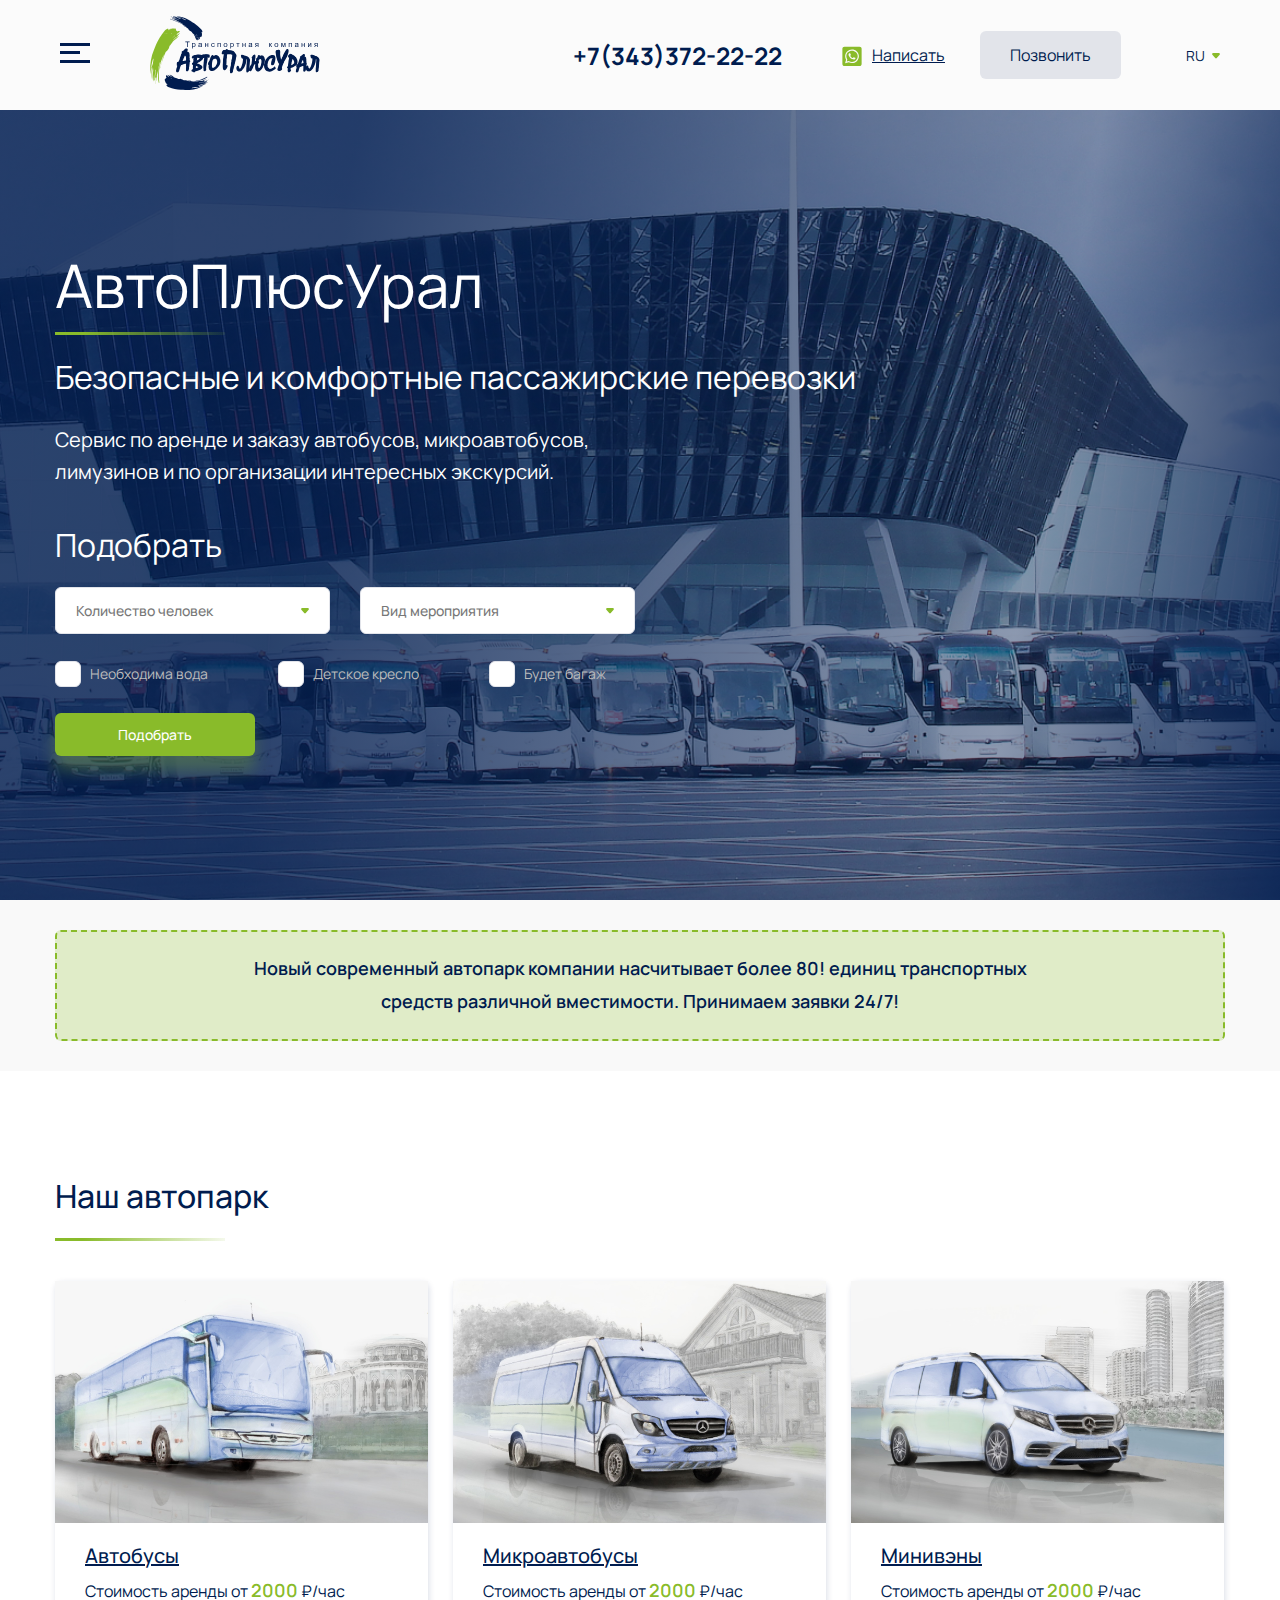
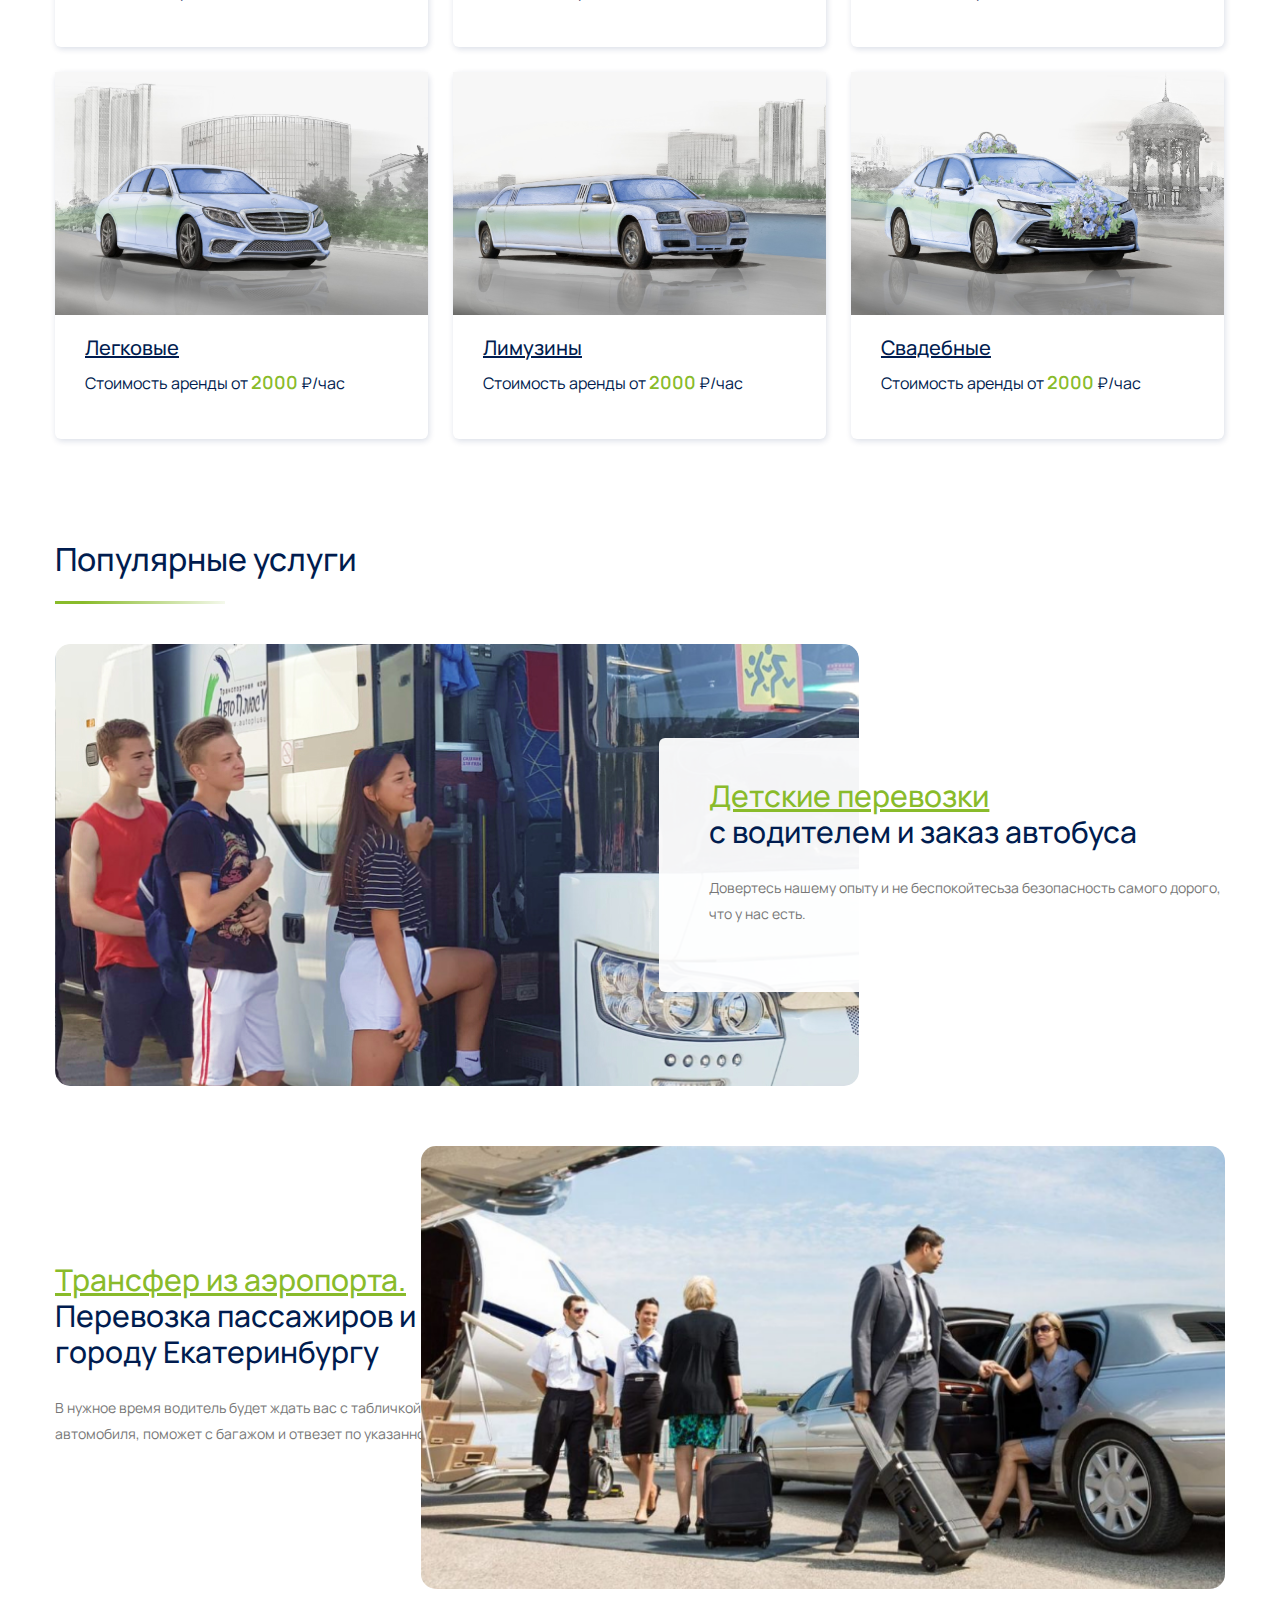
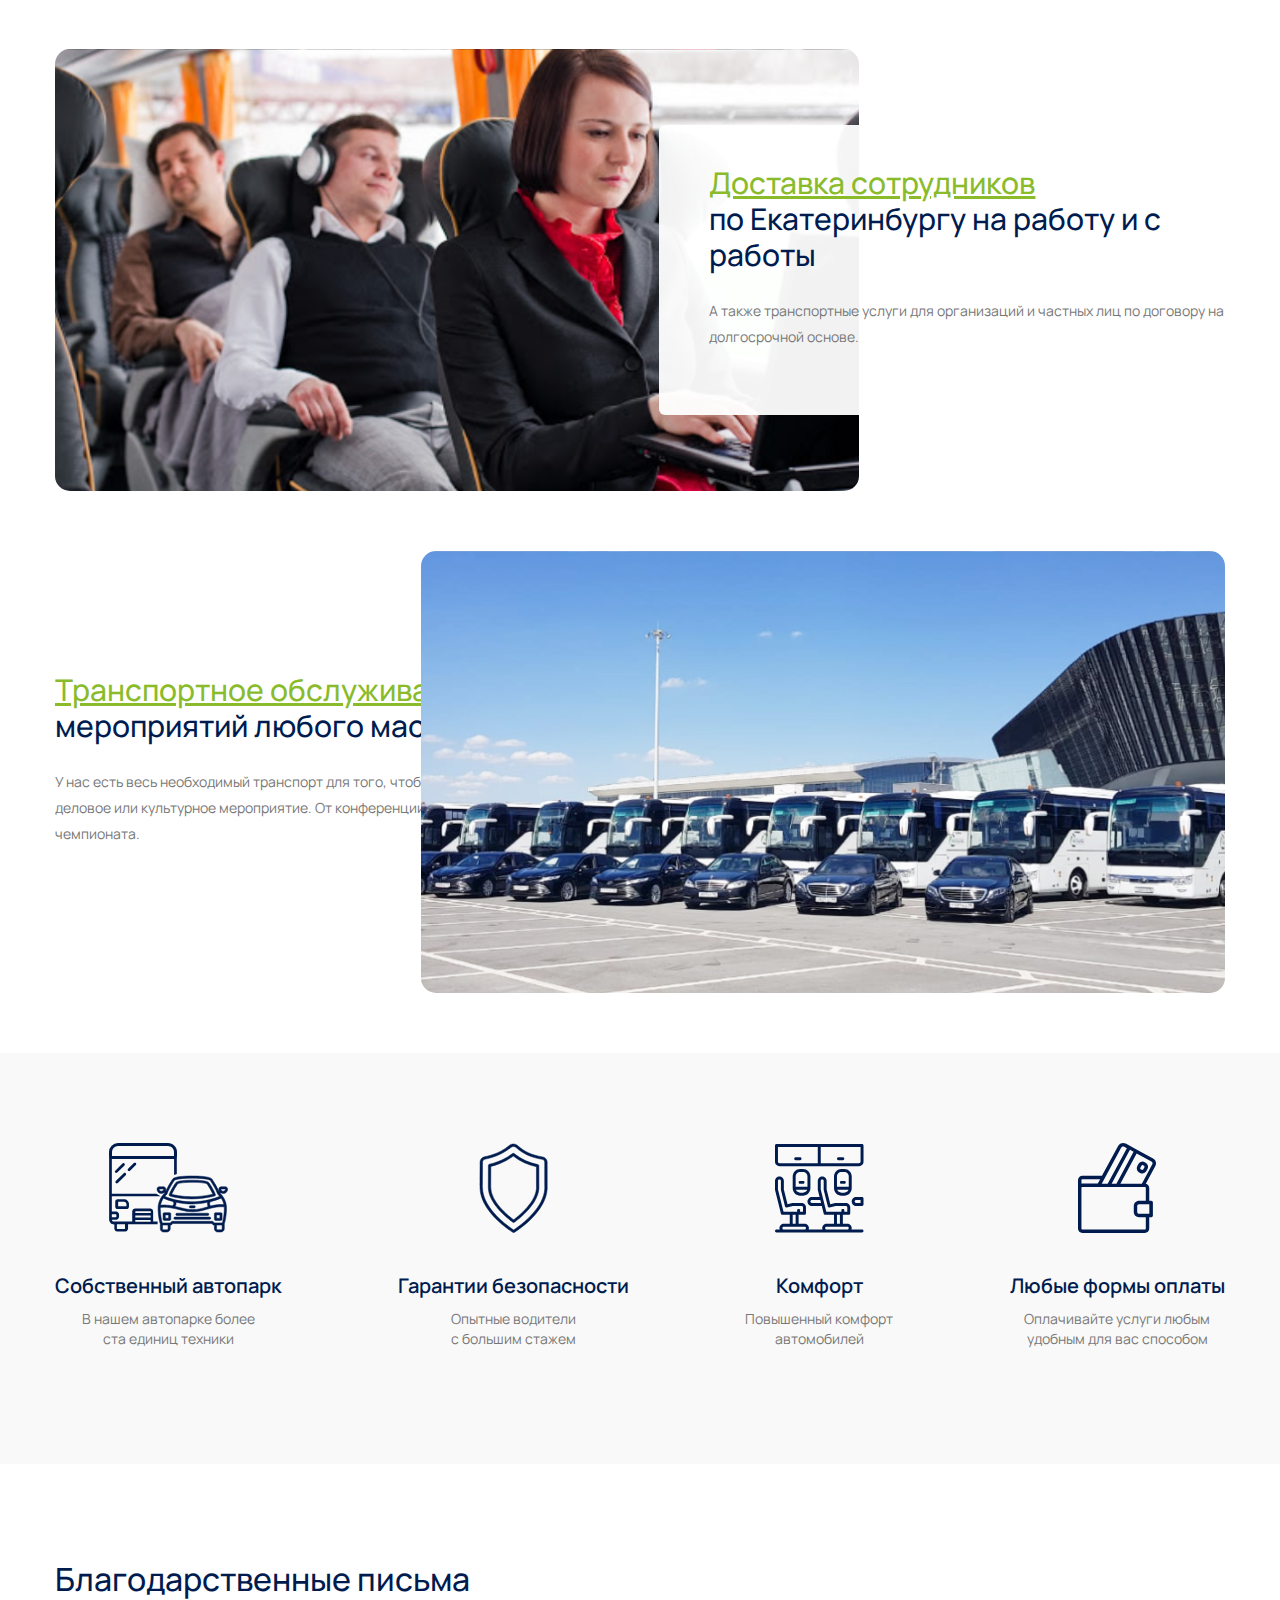
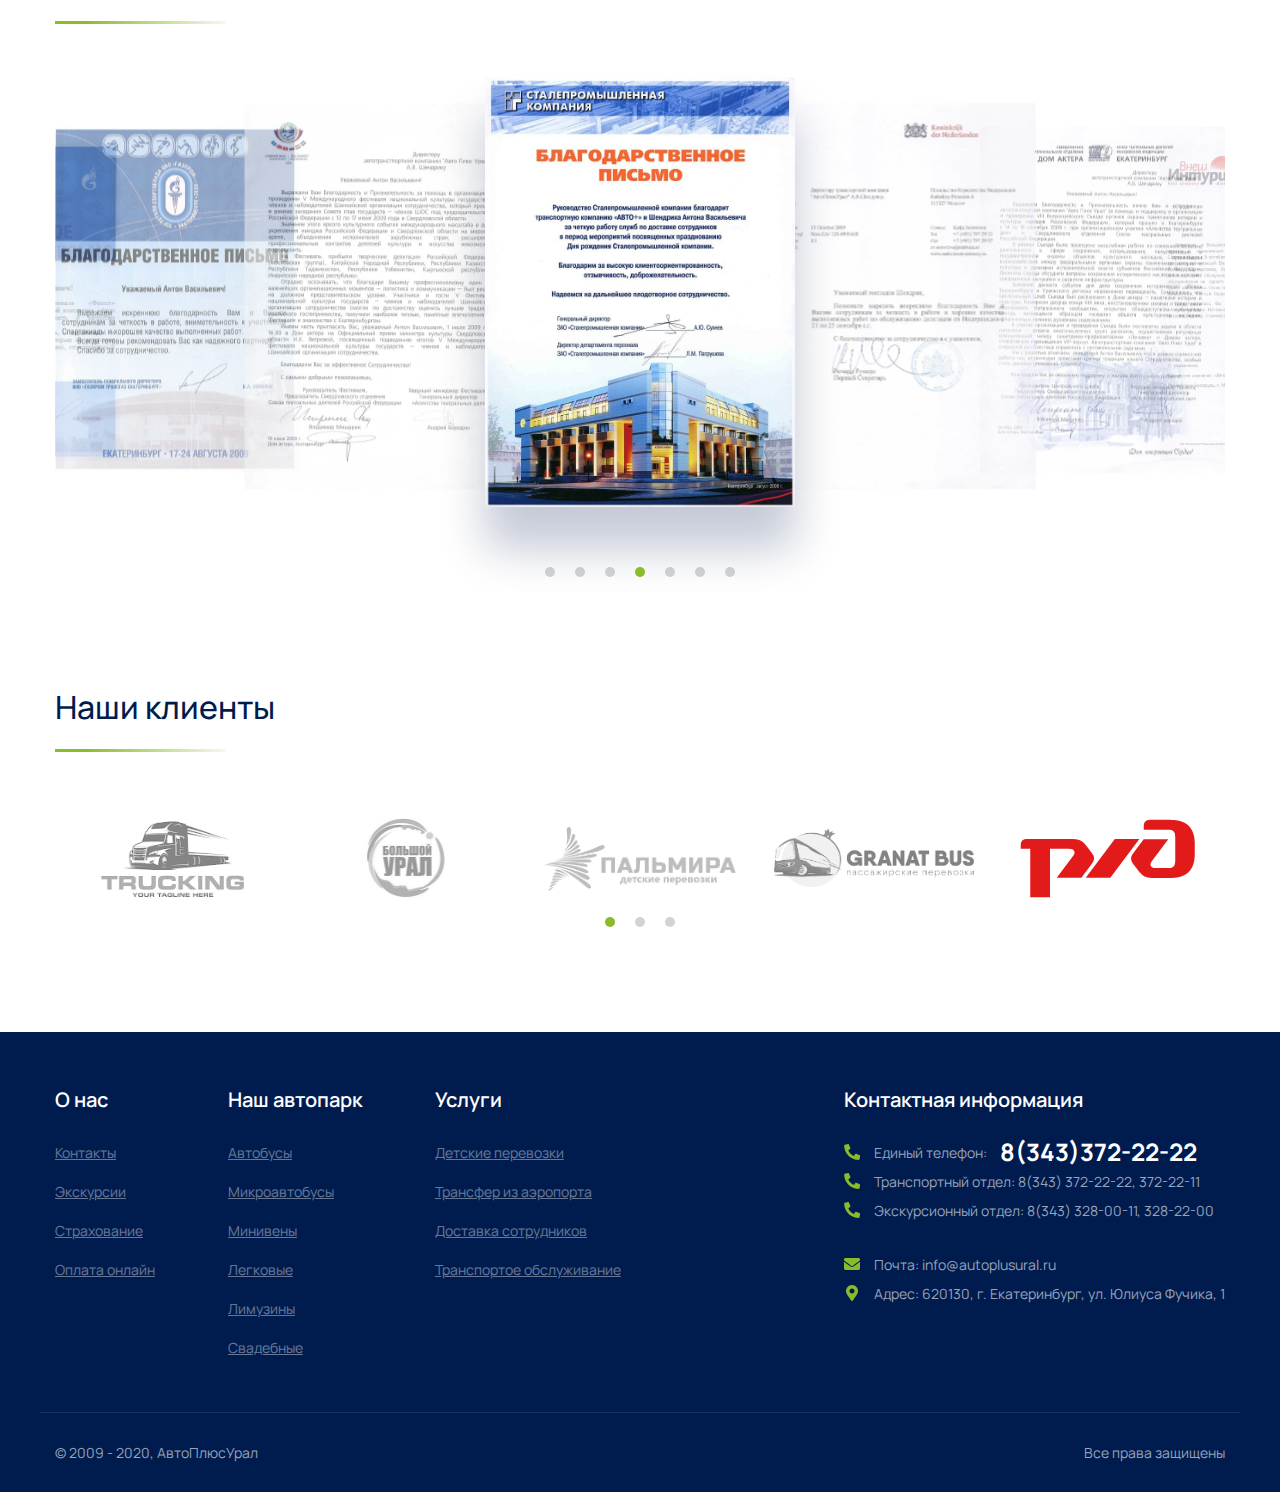
<file: index.html>
<!DOCTYPE html>
<html lang="en">
<head>
  <meta charset="UTF-8">
  <link rel="stylesheet" href="css/swiper-bundle.min.css">
  <link rel="stylesheet" href="css/jquery.fancybox.min.css">
  <link rel="stylesheet" href="css/style.css">
  <link rel="stylesheet" href="css/responsive.css">
  <meta name="viewport" content="width=device-width">
  <meta http-equiv="X-UA-Compatible" content="IE=edge">
  <title>Главная</title>
</head>

<body>
<header>
  <div class="header_cnt">
    <div class="header_cnt_side">
      <div class="burger_btn">
        <span class="burger-menu-piece"></span>
        <span class="burger-menu-piece"></span>
        <span class="burger-menu-piece"></span>
      </div>

      <a class="logo" href="/">
        <img src="img/logo.svg" alt="АвтоПлюсУрал">
      </a>

      <nav class="header_main_nav">
        <a href="">Аренда транспорта</a>
        <a href="">Экскурсии</a>
        <a href="">Автобусные туры</a>
        <a href="">О компании</a>
        <a href="">Контакты</a>
      </nav>
    </div>

    <div class="header_cnt_side">
      <a class="header_phone" href="tel:+7(343)372-22-22">+7(343)372-22-22</a>

      <a href="/" class="header_wa open_form">Написать</a>

      <a href="#callback" class="header_callback open_modal">Позвонить</a>

      <div class="language_button">
        <div class="curr_lang">RU</div>
        <div class="lang_list">
          <a href="/" class="lang_option">RU</a>
          <a href="/" class="lang_option">EN</a>
          <a href="/" class="lang_option">СHN</a>
        </div>
      </div>
    </div>
  </div>


  <div class="dropdown_menu">

    <div class="header_cnt">
      <div class="dd_menu_cnt">
        <nav class="dd_menu_nav">
          <a href="/">Наш автопарк</a>
          <div class="dd_menu_subnav">
            <a href="/">Автобусы</a>
            <a href="/">Микроавтобусы</a>
            <a href="/">Минивены</a>
            <a href="/">Легковые</a>
            <a href="/">Лимузины</a>
            <a href="/">Свадебные</a>
          </div>
          <a href="/">Экскурсии</a>
          <a href="/">Автобусные туры</a>
          <a href="/">Акции</a>
          <a href="/">О компании</a>
        </nav>
      </div>

      <div class="dd_menu_cnt">
        <div class="hc_addr_wrap">
          <div class="hc_addr">г. Екатеринбург, ул. Юлиуса Фучика, 1</div>
          <p>(Отдельный вход со стороны ул. Юлиуса Фучика, под вывеской «АвтоПлюсУрал») Рады вас слышать 24/7</p>
        </div>

        <div class="hc_tel_wrap">
          <p>Транспортный <strong>отдел</strong></p>
          <div class="hc_tel"><a href="tel:+73433722211">+7 (343) 372-22-11, </a><a href="tel:+73433722211">372-22-11</a></div>
        </div>

        <div class="hc_tel_wrap">
          <p>Экскурсионный <strong>отдел</strong></p>
          <div class="hc_tel"><a href="tel:+73433722211">+7 (343) 372-22-22, </a><a href="tel:+73433282200">328-22-00</a></div>
        </div>

        <a href="/" class="hc_mail">info@autoplusural.ru</a>

        <a href="/" class="header_wa open_form">Пишите нам</a>

        <a href="/" class="hc_file">Скачать реквизиты</a>
      </div>
    </div>
  </div>
</header>


<section class="main_page_hero hero_section" style="background-image: url(img/mainpage_hero.jpg);">
  <div class="center_cnt">
    <div class="hero_title">АвтоПлюсУрал</div>
    <div class="hero_subtitle">Безопасные и комфортные пассажирские перевозки</div>
    <div class="hero_desc">Сервис по аренде и заказу автобусов, микроавтобусов, лимузинов и по организации интересных экскурсий.</div>

    <div class="mp_hero_filter">
      <div class="mp_hero_filter_title">Подобрать</div>

      <form action="formdata" method="post" name="form1">

        <div class="mp_hero_filter_select">
          <div class="custom_select">
            <div class="cs_current_option">Количество человек</div>
            <div class="cs_options_list">
              <div class="cs_option">до 5</div>
              <div class="cs_option">до 10</div>
              <div class="cs_option">до 15</div>
              <div class="cs_option">до 30</div>
              <div class="cs_option">до 50</div>
            </div>
          </div>

          <div class="custom_select">
            <div class="cs_current_option">Вид мероприятия</div>
            <div class="cs_options_list">
              <div class="cs_option">Детская перевозки</div>
              <div class="cs_option">Развоз сотрудников</div>
              <div class="cs_option">Свадьба</div>
            </div>
          </div>
        </div>

        <div class="mp_hero_filter_select">
          <div class="form_element">
            <input type="checkbox" class="custom-checkbox" id="mphf1">
            <label for="mphf1">Необходима вода</label>
          </div>

          <div class="form_element">
            <input type="checkbox" class="custom-checkbox" id="mphf2">
            <label for="mphf2">Детское кресло</label>
          </div>

          <div class="form_element">
            <input type="checkbox" class="custom-checkbox" id="mphf3">
            <label for="mphf3">Будет багаж</label>
          </div>
        </div>

        <input class="btn_green mp_hero_filter_submit" type="submit" value="Подобрать">
      </form>
    </div>
  </div>
</section>

<section class="main_page_note">
  <div class="center_cnt">
    <div class="mp_note_container">
      <p>Новый современный автопарк компании насчитывает более 80! единиц транспортных средств различной вместимости. Принимаем заявки 24/7!</p>
    </div>
  </div>
</section>

<section class="main_page_park">
  <div class="center_cnt">
    <h2>Наш автопарк</h2>

    <div class="mp_park_list">
      <div class="mp_park_list_item">
        <a href="/"><div class="mpl_item_img" style="background-image: url(img/mp1_bus.jpeg);"></div></a>
        <div class="mpl_item_cnt">
          <a href="/" class="mpl_item_title">Автобусы</a>
          <p>Стоимость аренды от <span>2000</span> ₽/час</p>
        </div>
      </div>

      <div class="mp_park_list_item">
        <a href="/"><div class="mpl_item_img" style="background-image: url(img/mpl_minibus.jpeg);"></div></a>
        <div class="mpl_item_cnt">
          <a href="/" class="mpl_item_title">Микроавтобусы</a>
          <p>Стоимость аренды от <span>2000</span> ₽/час</p>
        </div>
      </div>

      <div class="mp_park_list_item">
        <a href="/"><div class="mpl_item_img" style="background-image: url(img/mpl_miniwan.jpeg);"></div></a>
        <div class="mpl_item_cnt">
          <a href="/" class="mpl_item_title">Минивэны</a>
          <p>Стоимость аренды от <span>2000</span> ₽/час</p>
        </div>
      </div>

      <div class="mp_park_list_item">
        <a href="/"><div class="mpl_item_img" style="background-image: url(img/mp1_lux.jpeg);"></div></a>
        <div class="mpl_item_cnt">
          <a href="/" class="mpl_item_title">Легковые</a>
          <p>Стоимость аренды от <span>2000</span> ₽/час</p>
        </div>
      </div>

      <div class="mp_park_list_item">
        <a href="/"><div class="mpl_item_img" style="background-image: url(img/mpl_limusin.jpeg);"></div></a>
        <div class="mpl_item_cnt">
          <a href="/" class="mpl_item_title">Лимузины</a>
          <p>Стоимость аренды от <span>2000</span> ₽/час</p>
        </div>
      </div>

      <div class="mp_park_list_item">
        <a href="/"><div class="mpl_item_img" style="background-image: url(img/mpl_wed.jpeg);"></div></a>
        <div class="mpl_item_cnt">
          <a href="/" class="mpl_item_title">Свадебные</a>
          <p>Стоимость аренды от <span>2000</span> ₽/час</p>
        </div>
      </div>
    </div>
  </div>
</section>


<section class="main_page_services">
  <div class="center_cnt">
    <h2>Популярные услуги</h2>

    <div class="mp_services_list">
      <div class="mps_list_item">
        <div class="mps_list_item_img" style="background-image: url(img/ms1.jpg);"></div>

        <div class="mps_list_item_cnt">
          <div class="mps_list_item_title">
            <a href="/">Детские перевозки</a>
            с водителем и заказ автобуса
          </div>

          <p>Довертесь нашему опыту и не беспокойтесьза безопасность самого дорого, что у нас есть.</p>
        </div>
      </div>

      <div class="mps_list_item">
        <div class="mps_list_item_img" style="background-image: url(img/ms3.png);"></div>

        <div class="mps_list_item_cnt">
          <div class="mps_list_item_title">
            <a href="/">Трансфер из аэропорта.</a>
            Перевозка пассажиров и багажа по городу Екатеринбургу
          </div>

          <p>В нужное время водитель будет ждать вас с табличкой. Проводит до автомобиля, поможет с багажом и отвезет по указанному вами адресу.</p>
        </div>
      </div>

      <div class="mps_list_item">
        <div class="mps_list_item_img" style="background-image: url(img/ms4.png);"></div>

        <div class="mps_list_item_cnt">
          <div class="mps_list_item_title">
            <a href="/">Доставка сотрудников</a>
            по Екатеринбургу на работу и с работы
          </div>

          <p>А также транспортные услуги для организаций и частных лиц по договору на долгосрочной основе.</p>
        </div>
      </div>

      <div class="mps_list_item">
        <div class="mps_list_item_img" style="background-image: url(img/ms2.jpg);"></div>

        <div class="mps_list_item_cnt">
          <div class="mps_list_item_title">
            <a href="/">Транспортное обслуживание</a>
            мероприятий любого масштаба
          </div>

          <p>У нас есть весь необходимый транспорт для того, чтобы обслужить любое деловое или культурное мероприятие. От конференции до футбольного чемпионата.</p>
        </div>
      </div>
    </div>
  </div>
</section>

<section class="main_page_features">
  <div class="center_cnt">
    <div class="mp_feature">
      <img src="img/mpf1.svg" alt="">
      <div class="mp_featuer_cnt">
        <div class="mp_feature_title">Собственный автопарк</div>
        <p>В нашем автопарке более<br> ста единиц техники</p>
      </div>
    </div>

    <div class="mp_feature">
      <img src="img/mpf2.svg" alt="">
      <div class="mp_featuer_cnt">
        <div class="mp_feature_title">Гарантии безопасности</div>
        <p>Опытные водители<br>с большим стажем</p>
      </div>
    </div>

    <div class="mp_feature">
      <img src="img/mpf3.svg" alt="">
      <div class="mp_featuer_cnt">
        <div class="mp_feature_title">Комфорт</div>
        <p>Повышенный комфорт<br> автомобилей</p>
      </div>
    </div>

    <div class="mp_feature">
      <img src="img/mpf4.svg" alt="">
      <div class="mp_featuer_cnt">
        <div class="mp_feature_title">Любые формы оплаты</div>
        <p>Оплачивайте услуги любым<br> удобным для вас способом</p>
      </div>
    </div>
  </div>
</section>


<section class="main_page_gratitudes">
  <div class="center_cnt">
    <h2>Благодарственные письма</h2>

    <div class="swiper-container gratitude_slider">
      <div class="swiper-wrapper">
        <div class="swiper-slide">
          <a data-fancybox="gallery" href="img/gr4.jpg">
            <img src="img/gr4.jpg" alt="">
          </a>
        </div>

        <div class="swiper-slide">
          <a data-fancybox="gallery" href="img/gr2.jpg">
            <img src="img/gr2.jpg" alt="">
          </a>
        </div>

        <div class="swiper-slide">
          <a data-fancybox="gallery" href="img/gr3.jpg">
            <img src="img/gr3.jpg" alt="">
          </a>
        </div>

        <div class="swiper-slide">
          <a data-fancybox="gallery" href="img/gr1.jpg">
            <img src="img/gr1.jpg" alt="">
          </a>
        </div>

        <div class="swiper-slide">
          <a data-fancybox="gallery" href="img/gr5.jpg">
            <img src="img/gr5.jpg" alt="">
          </a>
        </div>

        <div class="swiper-slide">
          <a data-fancybox="gallery" href="img/gr6.jpg">
            <img src="img/gr6.jpg" alt="">
          </a>
        </div>

        <div class="swiper-slide">
          <a data-fancybox="gallery" href="img/gr7.jpg">
            <img src="img/gr7.jpg" alt="">
          </a>
        </div>
      </div>

      <div class="swiper-pagination gratitude_pager"></div>
    </div>
  </div>
</section>

<section class="main_page_clients">
  <div class="center_cnt">
    <h2>Наши клиенты</h2>

    <div class="swiper-container clients_slider">
      <div class="swiper-wrapper">
        <div class="swiper-slide">
          <img src="img/client1.png">
        </div>

        <div class="swiper-slide">
          <img src="img/client2.png">
        </div>

        <div class="swiper-slide">
          <img src="img/client3.png">
        </div>

        <div class="swiper-slide">
          <img src="img/client4.png">
        </div>

        <div class="swiper-slide">
          <img src="img/rzd_logo.png">
        </div>

        <div class="swiper-slide">
          <img src="img/client1.png">
        </div>

        <div class="swiper-slide">
          <img src="img/client2.png">
        </div>
      </div>

      <div class="swiper-pagination clients_pager"></div>
    </div>
  </div>
</section>

<footer>
  <div class="center_cnt">
    <div class="footer_side">
      <nav class="footer_nav">
        <div class="footer_title">О нас</div>
        <a href="/">Контакты</a>
        <a href="/">Экскурсии</a>
        <a href="/">Страхование</a>
        <a href="/">Оплата онлайн</a>
      </nav>

      <nav class="footer_nav">
        <div class="footer_title">Наш автопарк</div>
        <a href="/">Автобусы</a>
        <a href="/">Микроавтобусы</a>
        <a href="/">Минивены</a>
        <a href="/">Легковые</a>
        <a href="/">Лимузины</a>
        <a href="/">Свадебные</a>
      </nav>

      <nav class="footer_nav">
        <div class="footer_title">Услуги</div>
        <a href="/">Детские перевозки</a>
        <a href="/">Трансфер из аэропорта</a>
        <a href="/">Доставка сотрудников</a>
        <a href="/">Транспортое обслуживание</a>
      </nav>
    </div>

    <div class="footer_side">
      <div class="footer_title">Контактная информация</div>
      <div class="footer_contact_phones">
        <div class="footer_contact_item phone">Единый телефон: <a href="">8(343)372-22-22</a></div>
        <div class="footer_contact_item phone">Транспортный отдел: 8(343) 372-22-22, 372-22-11</div>
        <div class="footer_contact_item phone">Экскурсионный отдел: 8(343) 328-00-11, 328-22-00</div>
      </div>

      <div class="footer_contact_item mail">Почта: info@autoplusural.ru</div>
      <div class="footer_contact_item map">Адрес: 620130, г. Екатеринбург, ул. Юлиуса Фучика, 1</div>
    </div>

    <a href="#" class="footer_scroll_top">Вернуться наверх</a>
  </div>

  <div class="center_cnt">
    <div class="footer_plain_text">© 2009 - 2020, АвтоПлюсУрал</div>
    <div class="footer_plain_text">Все права защищены</div>
  </div>
</footer>

<div class="overlay">
  <div class="modal_window callback_form" id="callback">
    <div class="modal_close">
      <img src="img/close.svg" alt="">
    </div>

    <form>
      <div class="modal_title">Мы вам перезвоним<br> и обо всём договоримся</div>
      <div class="form_cnt">
        <div class="form_itself">
          <div class="cf_inputs">
            <input type="text" class="cf_name" placeholder="Ваше имя">
            <input type="phone" class="cf_phone" placeholder="Телефон">
            <div class="cf_btns">
              <button type="submit" class="cf_send btn_green">Отправить</button>
              <div class="form_element">
                <input type="checkbox" class="custom-checkbox" id="callback_agree">
                <label for="callback_agree">Я даю согласие на обработку персональных данных</label>
              </div>
            </div>
          </div>
        </div>

        <!--             <div class="thank_you">
                      <p>Будем рады видеть вас на экскурсии.</p>
                    </div> -->
      </div>
    </form>
  </div>

  <div class="modal_window order_form" id="order">
    <div class="modal_close">
      <img src="img/close.svg" alt="">
    </div>

    <form>
      <div class="modal_title">Наш автотранспорт к вашим услугам</div>
      <div class="form_cnt">
        <div class="form_itself">
          <div class="cf_inputs">
            <input type="text" class="cf_name" placeholder="Ваше имя">
            <input type="phone" class="cf_phone" placeholder="Телефон">
            <div class="cf_btns">
              <button type="submit" class="cf_send btn_green">Отправить</button>
              <div class="form_element">
                <input type="checkbox" class="custom-checkbox" id="callback_agree">
                <label for="callback_agree">Я даю согласие на обработку персональных данных</label>
              </div>
            </div>
          </div>
        </div>

        <!--             <div class="thank_you">
                      <p>Будем рады видеть вас на экскурсии.</p>
                    </div> -->
      </div>
    </form>
  </div>
</div>

<script src="js/jquery.min.js"></script>
<script src="js/jquery.fancybox.min.js"></script>
<script src="js/swiper-bundle.min.js"></script>
<script src="js/main.js"></script>

</body>
</html>
</file>
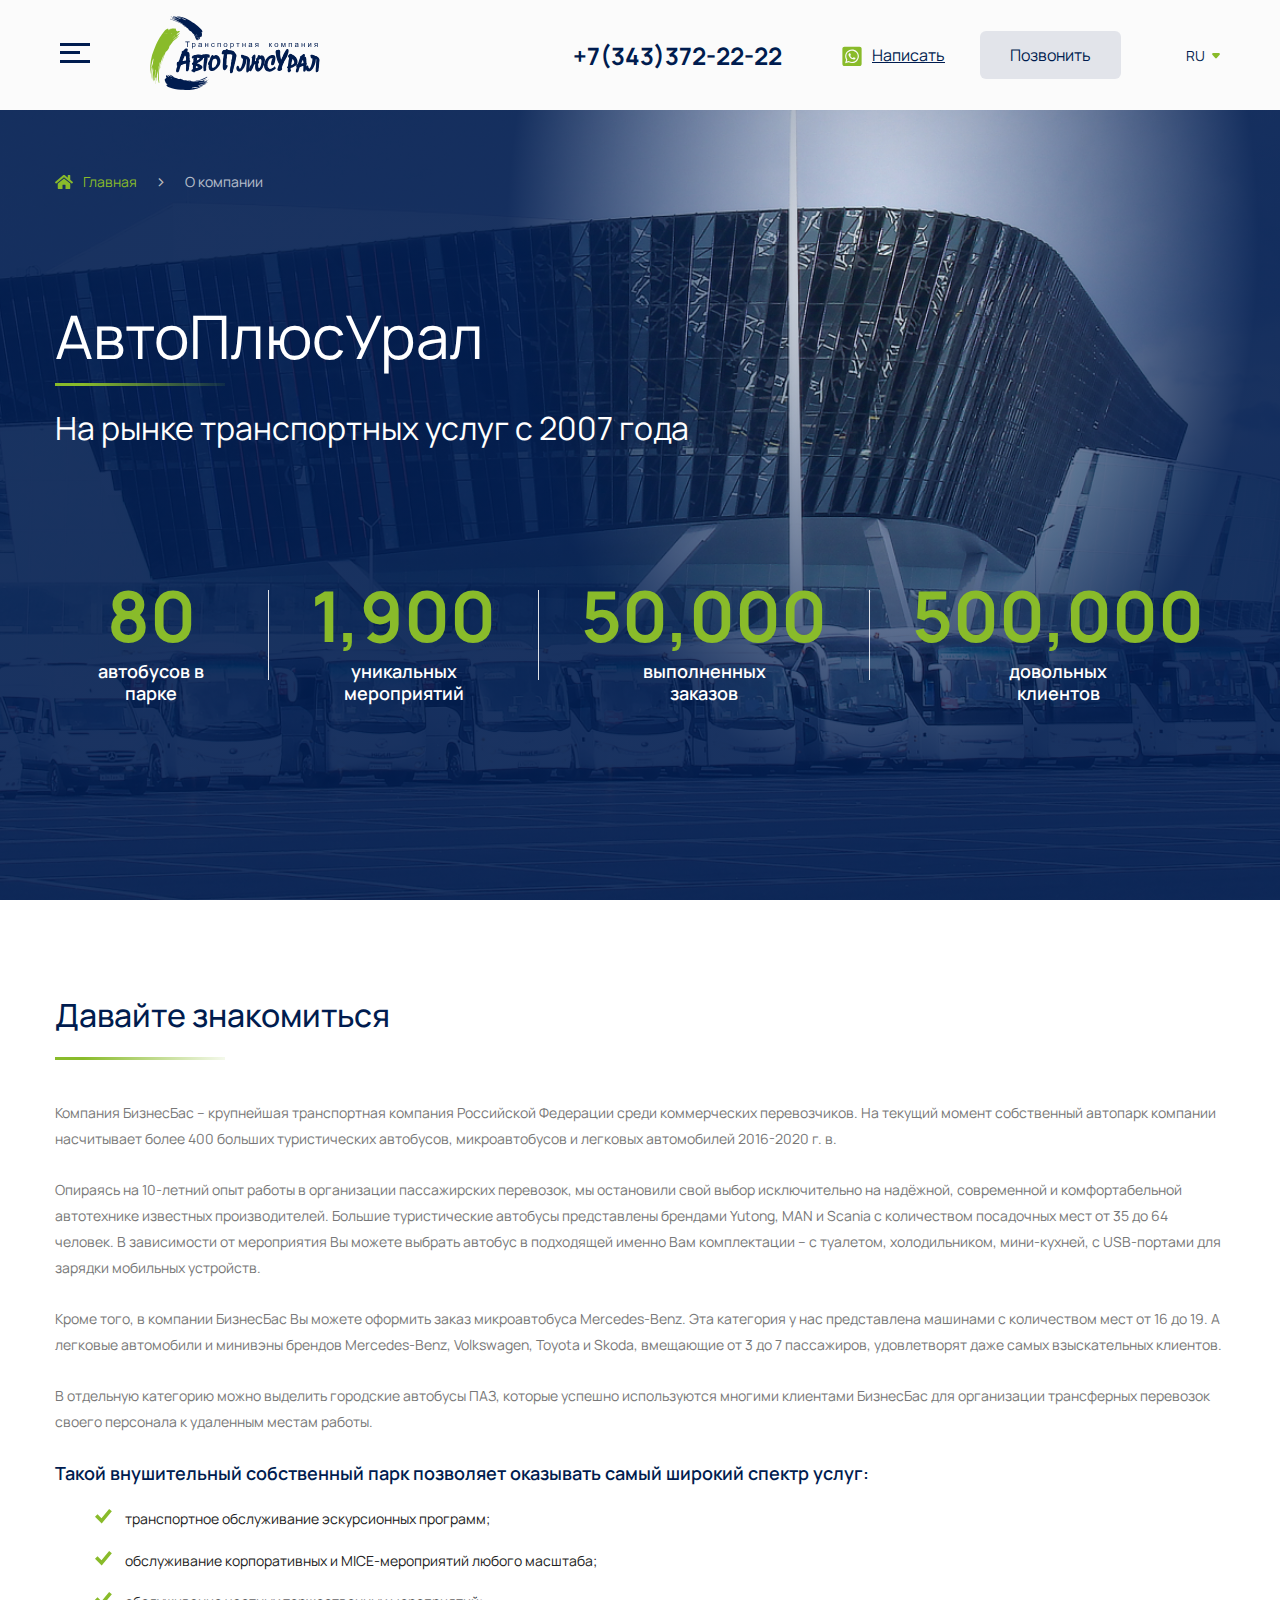
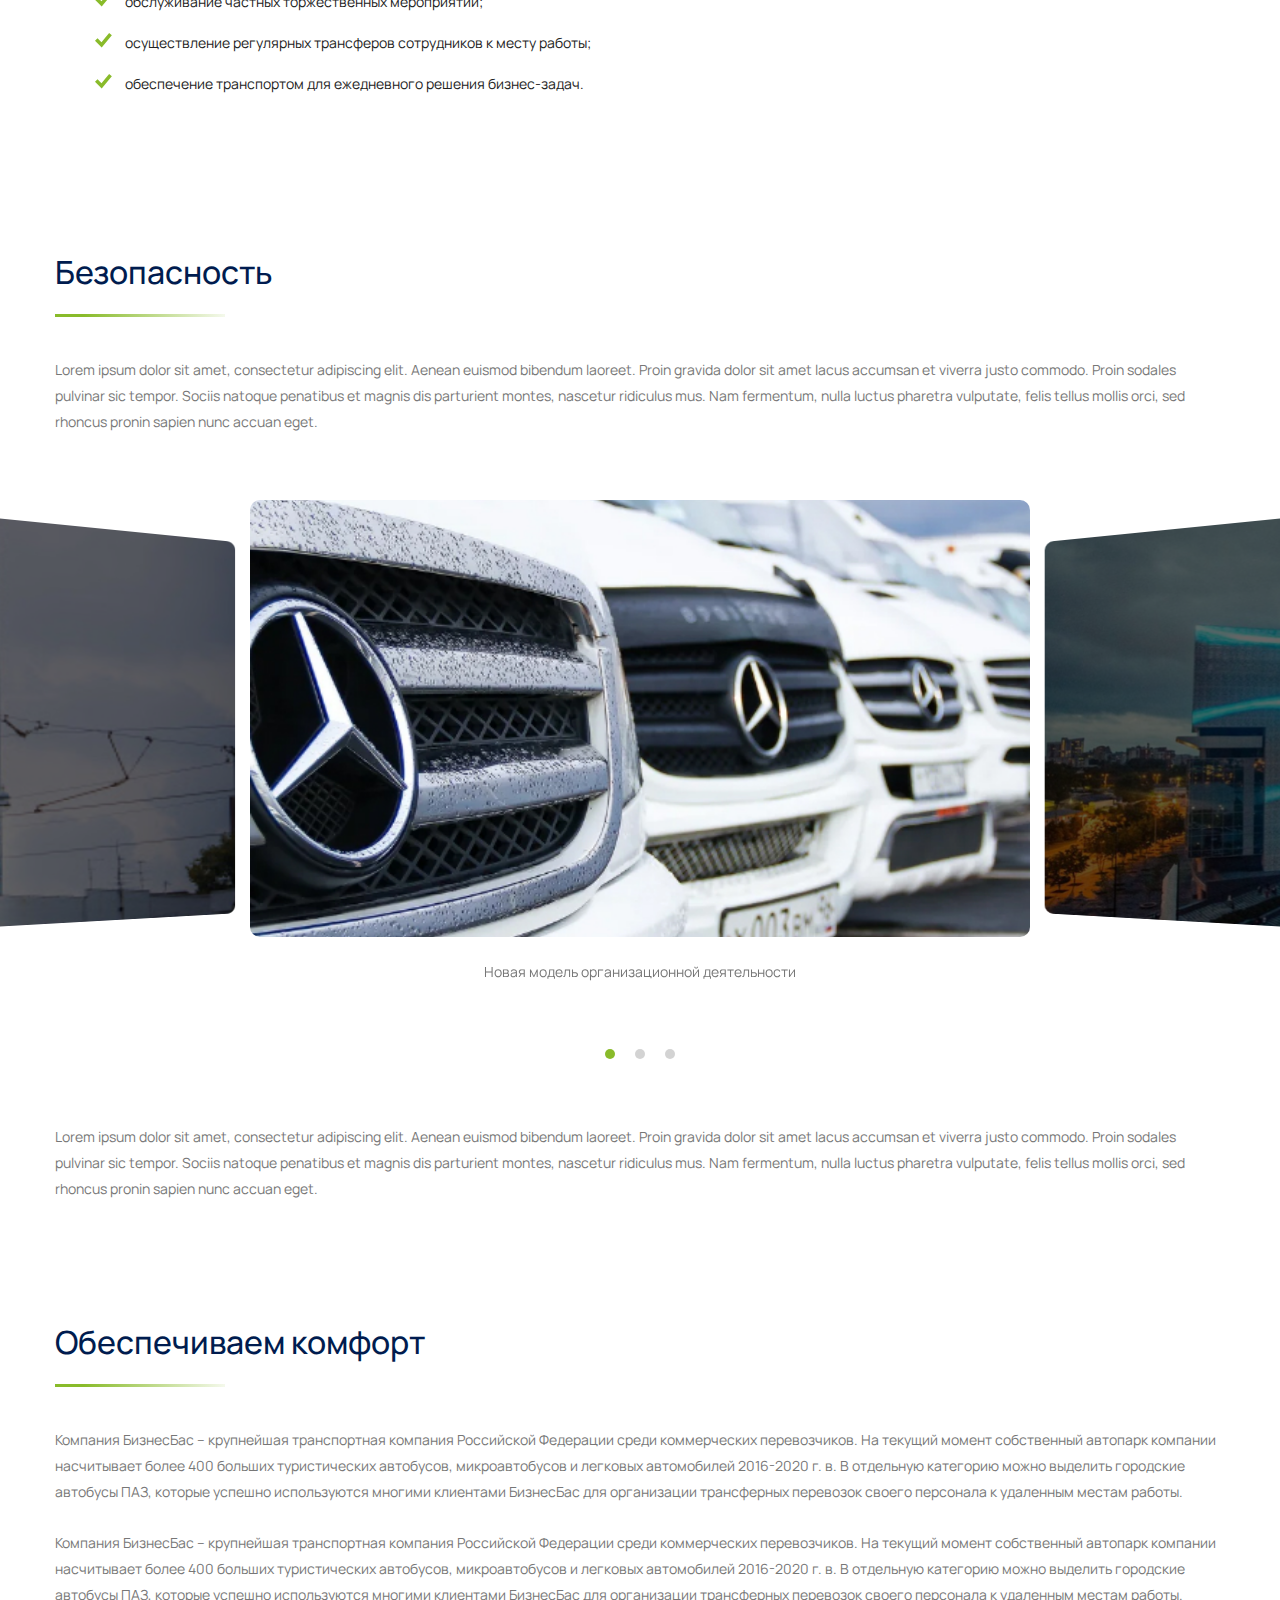
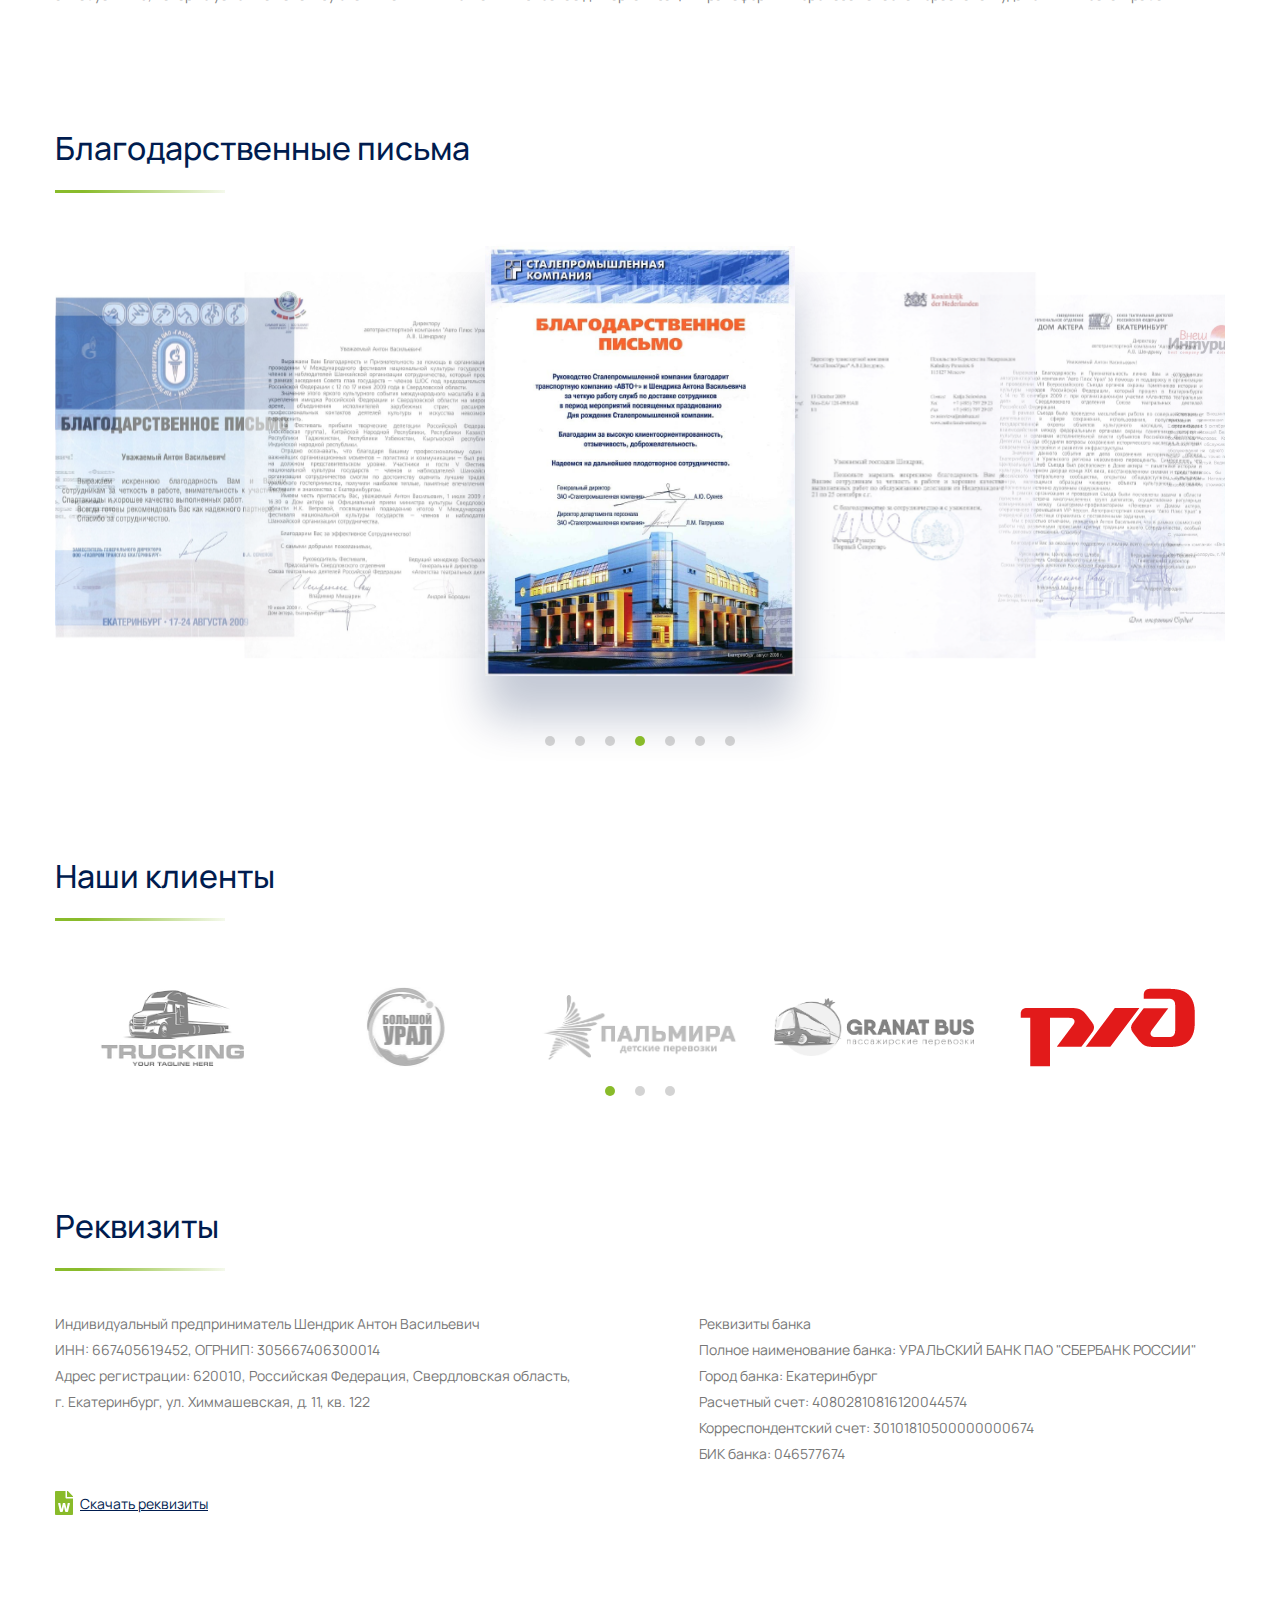
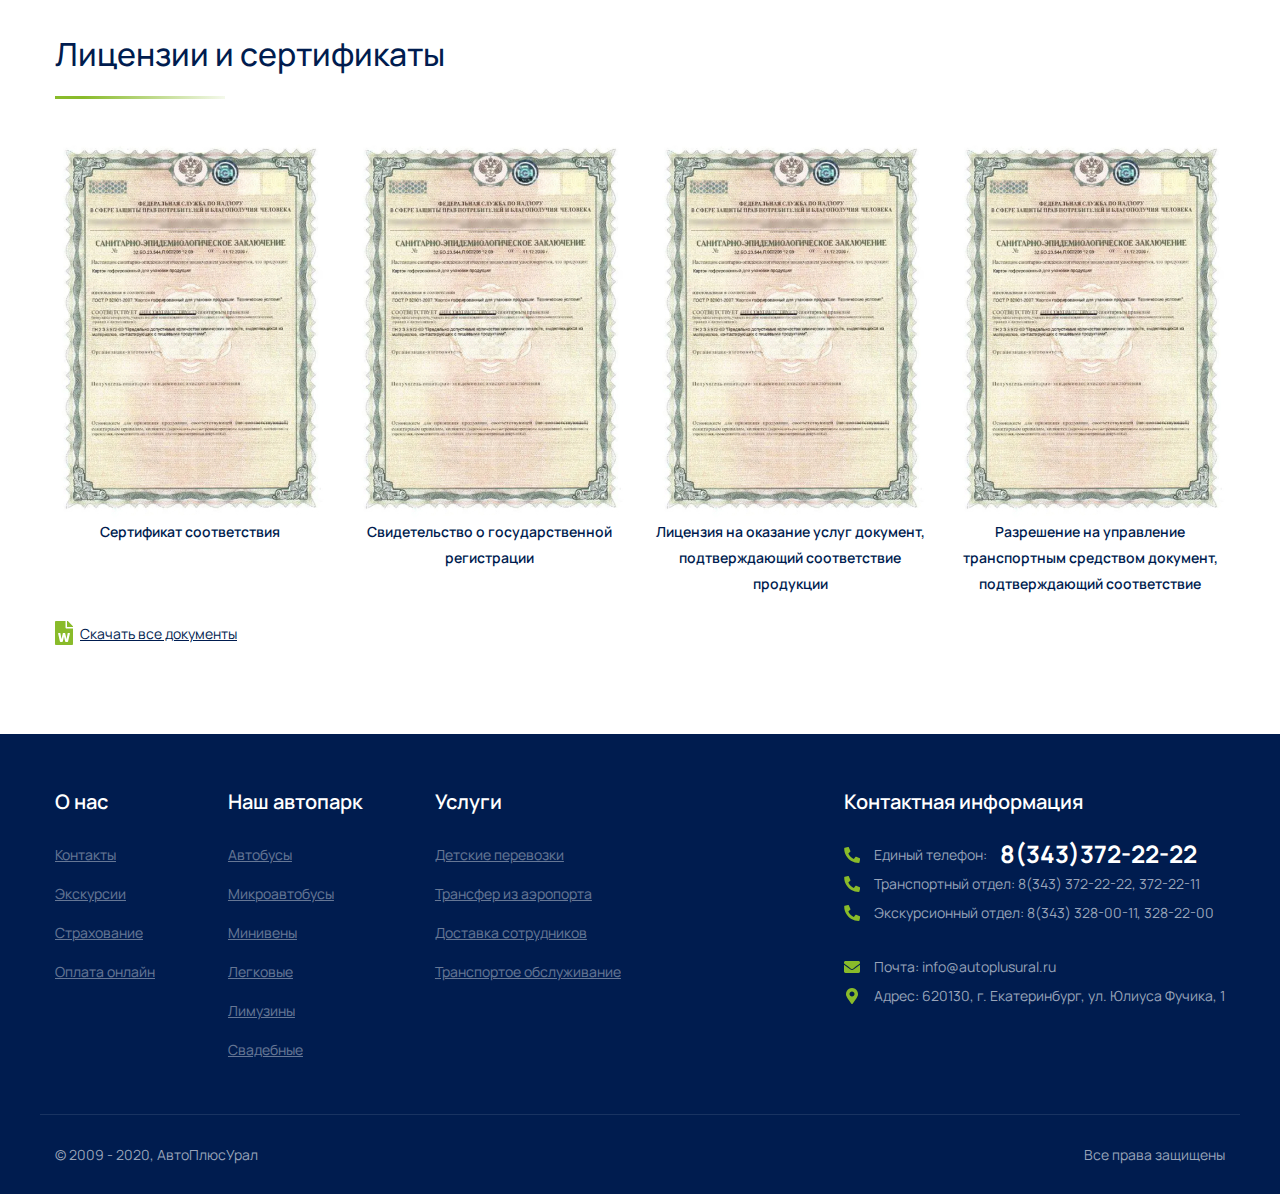
<file: about.html>
<!DOCTYPE html>
<html lang="en">
<head>
    <meta charset="UTF-8">
    <link rel="stylesheet" href="css/swiper-bundle.min.css">
    <link rel="stylesheet" href="css/jquery.fancybox.min.css">
    <link rel="stylesheet" href="css/style.css">
    <link rel="stylesheet" href="css/responsive.css">
    <meta name="viewport" content="width=device-width">
    <meta http-equiv="X-UA-Compatible" content="IE=edge">
    <title>О компании</title>
</head>

<body>
<header>
    <div class="header_cnt">
        <div class="header_cnt_side">
            <div class="burger_btn">
                <span class="burger-menu-piece"></span>
                <span class="burger-menu-piece"></span>
                <span class="burger-menu-piece"></span>
            </div>

            <a class="logo" href="/">
                <img src="img/logo.svg" alt="АвтоПлюсУрал">
            </a>

            <nav class="header_main_nav">
                <a href="">Аренда транспорта</a>
                <a href="">Экскурсии</a>
                <a href="">Автобусные туры</a>
                <a href="">О компании</a>
                <a href="">Контакты</a>
            </nav>
        </div>

        <div class="header_cnt_side">
            <a class="header_phone" href="tel:+7(343)372-22-22">+7(343)372-22-22</a>

            <a href="/" class="header_wa open_form">Написать</a>

            <a href="#callback" class="header_callback open_modal">Позвонить</a>

            <div class="language_button">
                <div class="curr_lang">RU</div>
                <div class="lang_list">
                    <a href="/" class="lang_option">RU</a>
                    <a href="/" class="lang_option">EN</a>
                    <a href="/" class="lang_option">СHN</a>
                </div>
            </div>
        </div>
    </div>


    <div class="dropdown_menu">

        <div class="header_cnt">
            <div class="dd_menu_cnt">
                <nav class="dd_menu_nav">
                    <a href="/">Наш автопарк</a>
                    <div class="dd_menu_subnav">
                        <a href="/">Автобусы</a>
                        <a href="/">Микроавтобусы</a>
                        <a href="/">Минивены</a>
                        <a href="/">Легковые</a>
                        <a href="/">Лимузины</a>
                        <a href="/">Свадебные</a>
                    </div>
                    <a href="/">Экскурсии</a>
                    <a href="/">Автобусные туры</a>
                    <a href="/">Акции</a>
                    <a href="/">О компании</a>
                </nav>
            </div>

            <div class="dd_menu_cnt">
                <div class="header_cnt_title">Контакты</div>

                <div class="hc_addr_wrap">
                    <div class="hc_addr">г. Екатеринбург, ул. Юлиуса Фучика, 1</div>
                    <p>(Отдельный вход со стороны ул. Юлиуса Фучика, под вывеской «АвтоПлюсУрал») Рады вас слышать 24/7</p>
                </div>

                <div class="hc_tel_wrap">
                    <p>Транспортный <strong>отдел</strong></p>
                    <div class="hc_tel">+7 (343) 372-22-11, 372-22-11</div>
                </div>

                <div class="hc_tel_wrap">
                    <p>Экскурсионный <strong>отдел</strong></p>
                    <div class="hc_tel">+7 (343) 372-22-22, 328-22-00</div>
                </div>

                <a href="/" class="hc_mail">info@autoplusural.ru</a>

                <a href="/" class="header_wa open_form">Пишите нам</a>

                <a href="/" class="hc_file">Скачать реквизиты</a>
            </div>
        </div>
    </div>
</header>

<section class="main_page_hero hero_section about_pic" style="background-image: url(img/mainpage_hero.jpg);">
    <div class="breadcrumbs exc_bread tour_bread about_bread">
        <a href="/" class="bc_home">Главная</a>
        <span>О компании</span>
    </div>
    <div class="center_cnt">
        <div class="hero_title">АвтоПлюсУрал</div>
        <div class="hero_subtitle">На рынке транспортных услуг с 2007 года</div>
        <div class="numbers">
            <div class="num_element">
                <div class="num" id="a_num1">80</div>
                <div class="num_sub">автобусов в парке</div>
            </div>
            <div class="num_separate"></div>
            <div class="num_element">
                <div class="num" id="a_num2">2000</div>
                <div class="num_sub">уникальных мероприятий</div>
            </div>
            <div class="num_separate"></div>
            <div class="num_element">
                <div class="num" id="a_num3">50000</div>
                <div class="num_sub">выполненных заказов</div>
            </div>
            <div class="num_separate"></div>
            <div class="num_element">
                <div class="num" id="a_num4">500000</div>
                <div class="num_sub">довольных клиентов</div>
            </div>
        </div>
    </div>
</section>
<section class="about_page_cnt">
    <div class="center_cnt">
        <h2>Давайте знакомиться</h2>
        <p>Компания БизнесБас – крупнейшая транспортная компания Российской Федерации среди коммерческих перевозчиков. На текущий момент собственный автопарк компании насчитывает более 400 больших туристических автобусов, микроавтобусов и легковых автомобилей 2016-2020 г. в.
        <p>Опираясь на 10-летний опыт работы в организации пассажирских перевозок, мы остановили свой выбор исключительно на надёжной, современной и комфортабельной автотехнике известных производителей. Большие туристические автобусы представлены брендами Yutong, MAN и Scania с количеством посадочных мест от 35 до 64 человек. В зависимости от мероприятия Вы можете выбрать автобус в
            подходящей именно Вам комплектации – с туалетом, холодильником, мини-кухней, с USB-портами для зарядки мобильных устройств.</p>
        <p>Кроме того, в компании БизнесБас Вы можете оформить заказ микроавтобуса Mercedes-Benz. Эта категория у нас представлена
            машинами с количеством мест от 16 до 19. А легковые автомобили и минивэны брендов Mercedes-Benz, Volkswagen, Toyota и Skoda, вмещающие от 3 до 7 пассажиров, удовлетворят даже самых взыскательных клиентов.</p>
        <p>В отдельную категорию можно выделить городские автобусы ПАЗ, которые успешно используются многими клиентами БизнесБас для организации трансферных перевозок своего персонала к удаленным местам работы.</p>
        <h4>Такой внушительный собственный парк позволяет оказывать самый широкий спектр услуг:</h4>
        <ul>
            <li>транспортное обслуживание эскурсионных программ;</li>
            <li>обслуживание корпоративных и MICE-мероприятий любого масштаба;</li>
            <li>обслуживание частных торжественных мероприятий;</li>
            <li>осуществление регулярных трансферов сотрудников к месту работы;</li>
            <li>обеспечение транспортом для ежедневного решения бизнес-задач.</li>
        </ul>
    </div>
</section>

<section class="about_page_cnt">
    <div class="center_cnt">
        <h2>Безопасность</h2>
        <p>Lorem ipsum dolor sit amet, consectetur adipiscing elit. Aenean euismod bibendum laoreet. Proin gravida dolor sit amet lacus accumsan et viverra justo commodo. Proin sodales pulvinar sic tempor. Sociis natoque penatibus et magnis dis parturient montes, nascetur ridiculus mus. Nam fermentum, nulla luctus pharetra vulputate, felis tellus mollis orci, sed rhoncus pronin sapien nunc accuan eget.</p>
    </div>
    <div class="swiper-container content_slider">
        <div class="swiper-wrapper">
            <div class="swiper-slide">
                <a data-fancybox="gal"
                   class="cs_bg"
                   href="img/cs1.jpg" style="background-image: url(img/cs1.jpg);"
                   data-caption="Новая модель организационной деятельности">
                </a>
                <p>Новая модель организационной деятельности</p>
            </div>

            <div class="swiper-slide">
                <a data-fancybox="gal"
                   class="cs_bg"
                   href="img/cs2.jpg" style="background-image: url(img/cs2.jpg);"
                   data-caption="Новая модель организационной деятельности">
                </a>
                <p>Новая модель организационной деятельности</p>
            </div>

            <div class="swiper-slide">
                <a data-fancybox="gal"
                   class="cs_bg"
                   href="img/cs3.jpg" style="background-image: url(img/cs3.jpg);"
                   data-caption="Новая модель организационной деятельности">
                </a>
                <p>Новая модель организационной деятельности</p>
            </div>
        </div>

        <div class="swiper-pagination cs_pager"></div>
    </div>
    <div class="center_cnt">
        <p>Lorem ipsum dolor sit amet, consectetur adipiscing elit. Aenean euismod bibendum laoreet. Proin gravida dolor sit amet lacus accumsan et viverra justo commodo. Proin sodales pulvinar sic tempor. Sociis natoque penatibus et magnis dis parturient montes, nascetur ridiculus mus. Nam fermentum, nulla luctus pharetra vulputate, felis tellus mollis orci, sed rhoncus pronin sapien nunc accuan eget.</p>
    </div>
</section>

<section class="about_page_cnt">
    <div class="center_cnt">
        <h2>Обеспечиваем комфорт</h2>
        <p>
            Компания БизнесБас – крупнейшая транспортная компания Российской Федерации среди коммерческих перевозчиков. На текущий момент собственный автопарк компании насчитывает более 400 больших туристических автобусов, микроавтобусов и легковых автомобилей 2016-2020 г. в. В отдельную категорию можно выделить городские автобусы ПАЗ, которые успешно используются многими клиентами БизнесБас для организации трансферных перевозок своего персонала к удаленным местам работы.
        </p>
        <p>
            Компания БизнесБас – крупнейшая транспортная компания Российской Федерации среди коммерческих перевозчиков. На текущий момент собственный автопарк компании насчитывает более 400 больших туристических автобусов, микроавтобусов и легковых автомобилей 2016-2020 г. в. В отдельную категорию можно выделить городские автобусы ПАЗ, которые успешно используются многими клиентами БизнесБас для организации трансферных перевозок своего персонала к удаленным местам работы.
        </p>
    </div>
</section>

<section class="about_page_gratitudes">
    <div class="center_cnt">
        <h2>Благодарственные письма</h2>

        <div class="swiper-container gratitude_slider">
            <div class="swiper-wrapper">
                <div class="swiper-slide">
                    <a data-fancybox="gallery" href="img/gr4.jpg">
                        <img src="img/gr4.jpg" alt="">
                    </a>
                </div>

                <div class="swiper-slide">
                    <a data-fancybox="gallery" href="img/gr2.jpg">
                        <img src="img/gr2.jpg" alt="">
                    </a>
                </div>

                <div class="swiper-slide">
                    <a data-fancybox="gallery" href="img/gr3.jpg">
                        <img src="img/gr3.jpg" alt="">
                    </a>
                </div>

                <div class="swiper-slide">
                    <a data-fancybox="gallery" href="img/gr1.jpg">
                        <img src="img/gr1.jpg" alt="">
                    </a>
                </div>

                <div class="swiper-slide">
                    <a data-fancybox="gallery" href="img/gr5.jpg">
                        <img src="img/gr5.jpg" alt="">
                    </a>
                </div>

                <div class="swiper-slide">
                    <a data-fancybox="gallery" href="img/gr6.jpg">
                        <img src="img/gr6.jpg" alt="">
                    </a>
                </div>

                <div class="swiper-slide">
                    <a data-fancybox="gallery" href="img/gr7.jpg">
                        <img src="img/gr7.jpg" alt="">
                    </a>
                </div>
            </div>

            <div class="swiper-pagination gratitude_pager"></div>
        </div>
    </div>
</section>

<section class="about_page_clients">
    <div class="center_cnt">
        <h2>Наши клиенты</h2>

        <div class="swiper-container clients_slider">
            <div class="swiper-wrapper">
                <div class="swiper-slide">
                    <img src="img/client1.png">
                </div>

                <div class="swiper-slide">
                    <img src="img/client2.png">
                </div>

                <div class="swiper-slide">
                    <img src="img/client3.png">
                </div>

                <div class="swiper-slide">
                    <img src="img/client4.png">
                </div>

                <div class="swiper-slide">
                    <img src="img/rzd_logo.png">
                </div>

                <div class="swiper-slide">
                    <img src="img/client1.png">
                </div>

                <div class="swiper-slide">
                    <img src="img/client2.png">
                </div>
            </div>

            <div class="swiper-pagination clients_pager"></div>
        </div>
    </div>
</section>

<section class="about_page_req">
    <div class="center_cnt">
        <h2>Реквизиты</h2>
        <div class="about_page_req_cnt">
            <div class="req_item">
                <p>Индивидуальный предприниматель Шендрик Антон Васильевич<br>
                    <b>ИНН:</b> 667405619452, ОГРНИП: 305667406300014<br>
                    Адрес регистрации: 620010, Российская Федерация, Свердловская область,<br>
                    г. Екатеринбург, ул. Химмашевская, д. 11, кв. 122</p>
            </div>
            <div class="req_item">
                <p>Реквизиты банка<br>
                    Полное наименование банка: УРАЛЬСКИЙ БАНК ПАО "СБЕРБАНК РОССИИ"<br>
                    Город банка: Екатеринбург<br>
                    Расчетный счет: 40802810816120044574<br>
                    Корреспондентский счет: 30101810500000000674<br>
                    БИК банка: 046577674</p>
            </div>
        </div>
        <a class="req_download" href="/">Скачать реквизиты</a>
    </div>
</section>

<section class="about_page_lic">
    <div class="center_cnt">
        <h2>Лицензии и сертификаты</h2>
        <div class="lic_list">
            <a target="_blank" class="lic_item" data-fancybox="sert" href="img/lic1.jpg"><img src="img/lic1.jpg" alt=""><p>Сертификат соответствия</p></a>
            <a target="_blank" class="lic_item" data-fancybox="sert" href="img/lic2.jpg"><img src="img/lic2.jpg" alt=""><p>Свидетельство о государственной регистрации</p></a>
            <a target="_blank" class="lic_item" data-fancybox="sert" href="img/lic3.jpg"><img src="img/lic3.jpg" alt=""><p>Лицензия на оказание услуг документ, подтверждающий соответствие продукции</p></a>
            <a target="_blank" class="lic_item" data-fancybox="sert" href="img/lic4.jpg"><img src="img/lic4.jpg" alt=""><p>Разрешение на управление транспортным средством документ, подтверждающий соответствие</p></a>
        </div>
        <a class="doc_download" href="">Скачать все документы</a>
    </div>
</section>

<footer>
    <div class="center_cnt">
        <div class="footer_side">
            <nav class="footer_nav">
                <div class="footer_title">О нас</div>
                <a href="/">Контакты</a>
                <a href="/">Экскурсии</a>
                <a href="/">Страхование</a>
                <a href="/">Оплата онлайн</a>
            </nav>

            <nav class="footer_nav">
                <div class="footer_title">Наш автопарк</div>
                <a href="/">Автобусы</a>
                <a href="/">Микроавтобусы</a>
                <a href="/">Минивены</a>
                <a href="/">Легковые</a>
                <a href="/">Лимузины</a>
                <a href="/">Свадебные</a>
            </nav>

            <nav class="footer_nav">
                <div class="footer_title">Услуги</div>
                <a href="/">Детские перевозки</a>
                <a href="/">Трансфер из аэропорта</a>
                <a href="/">Доставка сотрудников</a>
                <a href="/">Транспортое обслуживание</a>
            </nav>
        </div>

        <div class="footer_side">
            <div class="footer_title">Контактная информация</div>
            <div class="footer_contact_phones">
                <div class="footer_contact_item phone">Единый телефон: <a href="">8(343)372-22-22</a></div>
                <div class="footer_contact_item phone">Транспортный отдел: 8(343) 372-22-22, 372-22-11</div>
                <div class="footer_contact_item phone">Экскурсионный отдел: 8(343) 328-00-11, 328-22-00</div>
            </div>

            <div class="footer_contact_item mail">Почта: info@autoplusural.ru</div>
            <div class="footer_contact_item map">Адрес: 620130, г. Екатеринбург, ул. Юлиуса Фучика, 1</div>
        </div>

        <a href="#" class="footer_scroll_top">Вернуться наверх</a>
    </div>

    <div class="center_cnt">
        <div class="footer_plain_text">© 2009 - 2020, АвтоПлюсУрал</div>
        <div class="footer_plain_text">Все права защищены</div>
    </div>
</footer>

<div class="overlay">
    <div class="modal_window callback_form" id="callback">
        <div class="modal_close">
            <img src="img/close.svg" alt="">
        </div>

        <form>
            <div class="modal_title">Мы вам перезвоним<br> и обо всём договоримся</div>
            <div class="form_cnt">
                <div class="form_itself">
                    <div class="cf_inputs">
                        <input type="text" class="cf_name" placeholder="Ваше имя">
                        <input type="phone" class="cf_phone" placeholder="Телефон">
                        <div class="cf_btns">
                            <button type="submit" class="cf_send btn_green">Отправить</button>
                            <div class="form_element">
                                <input type="checkbox" class="custom-checkbox" id="callback_agree">
                                <label for="callback_agree">Я даю согласие на обработку персональных данных</label>
                            </div>
                        </div>
                    </div>
                </div>

                <!--             <div class="thank_you">
                              <p>Будем рады видеть вас на экскурсии.</p>
                            </div> -->
            </div>
        </form>
    </div>
</div>

<script src="js/jquery.min.js"></script>
<script src="js/jquery.fancybox.min.js"></script>
<script src="js/swiper-bundle.min.js"></script>
<script src="js/main.js"></script>

</body>
</html>
</file>
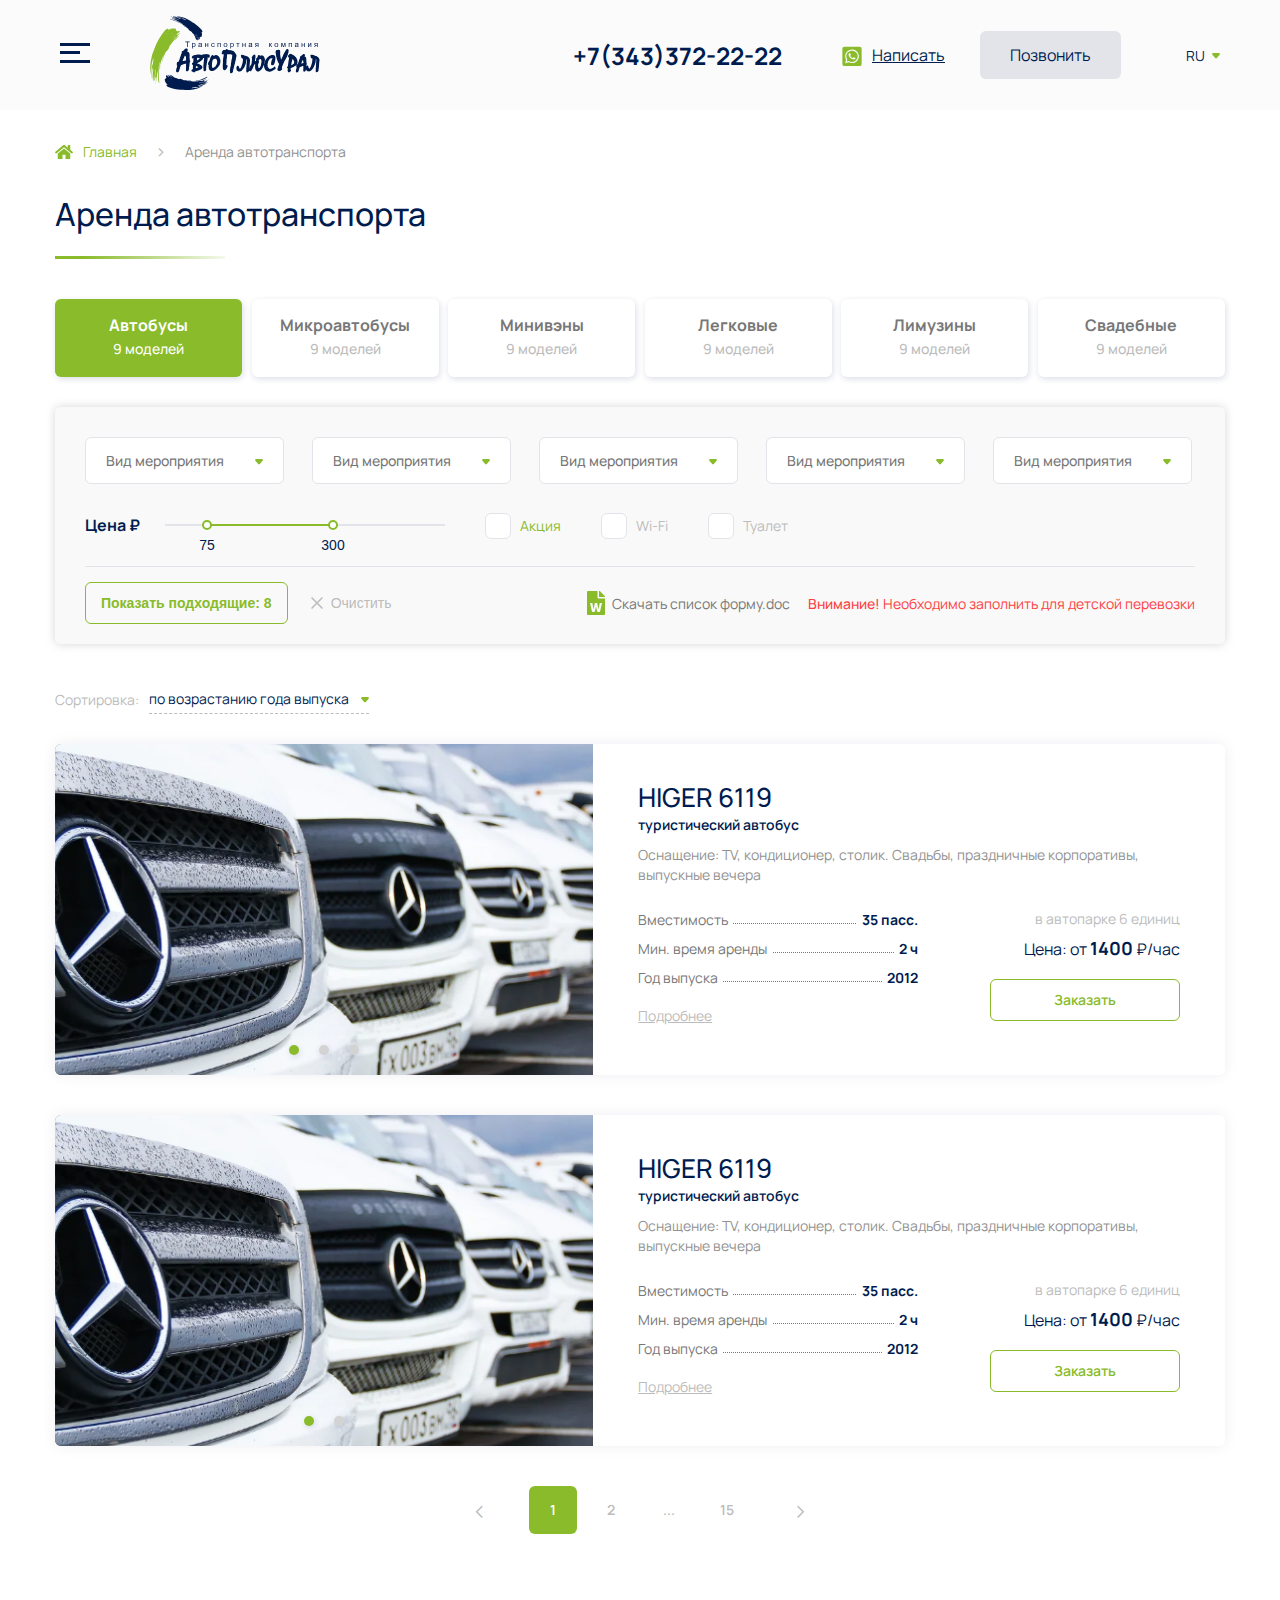
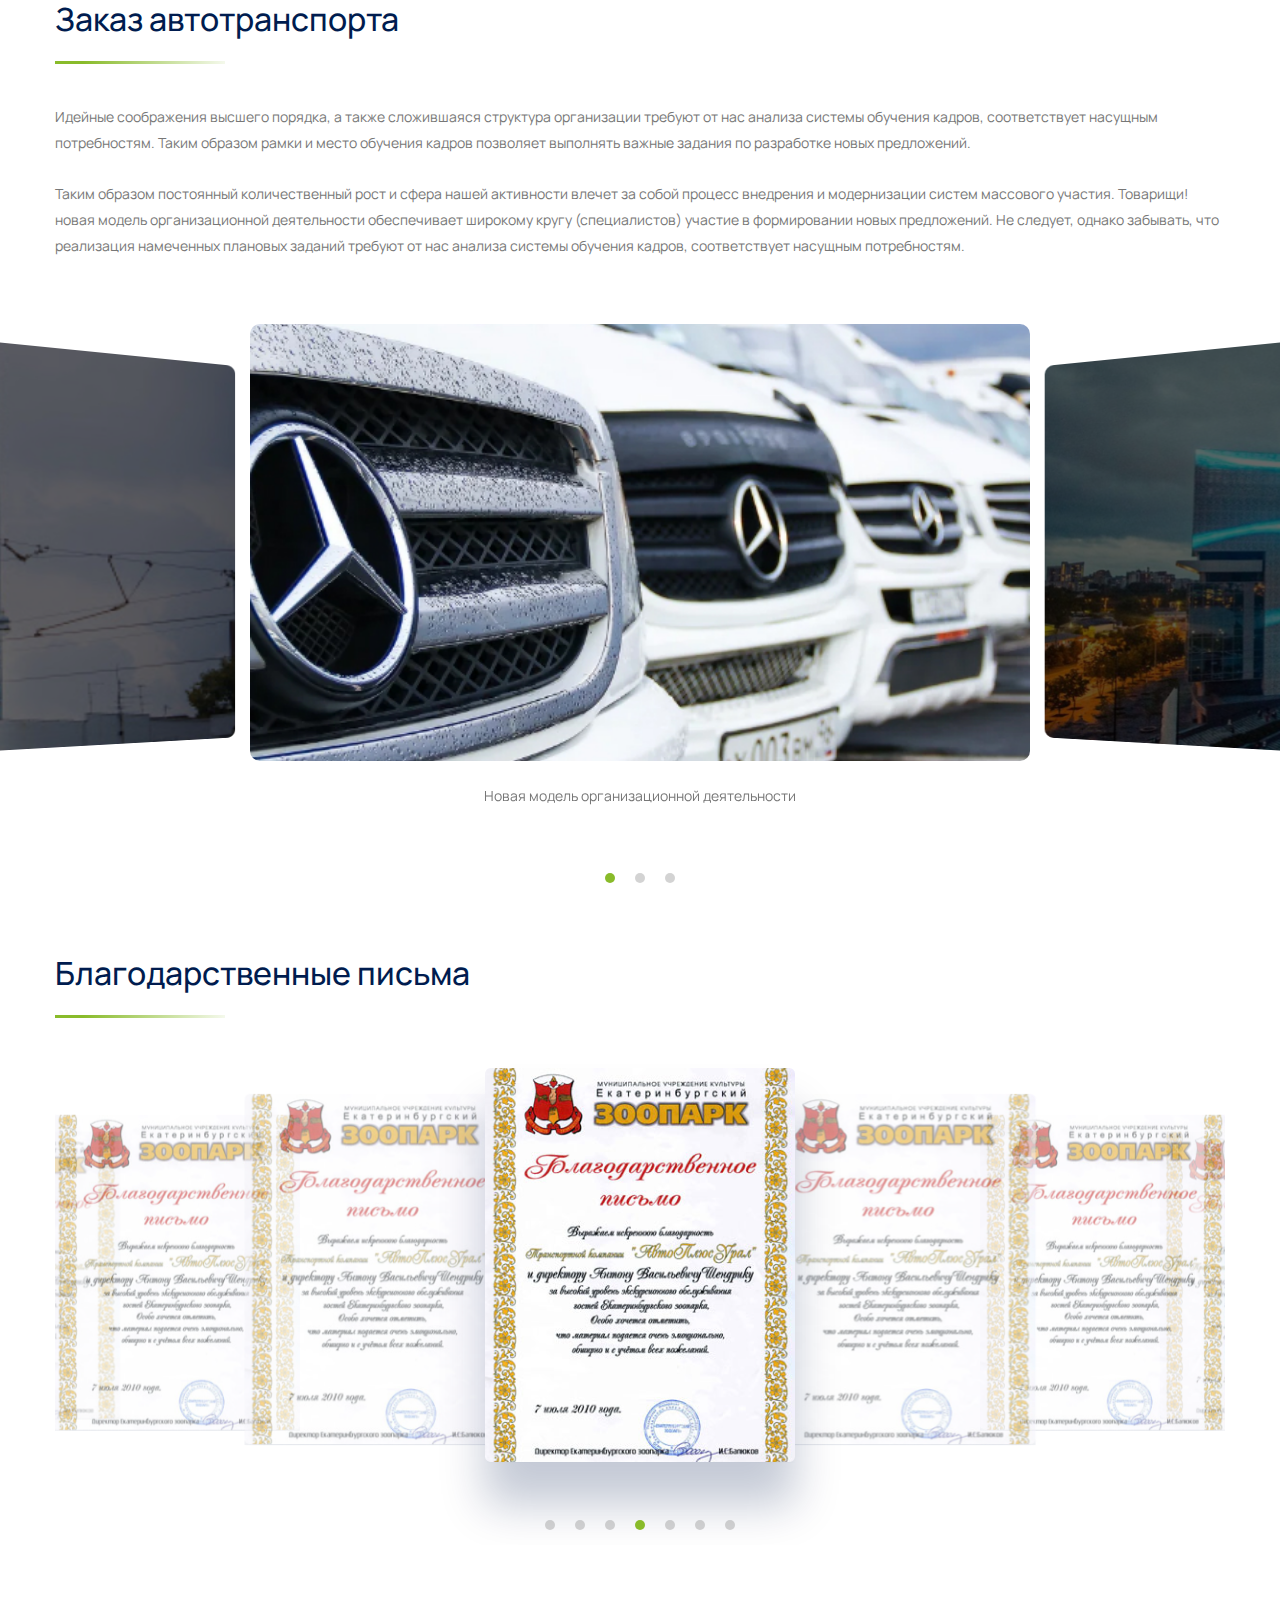
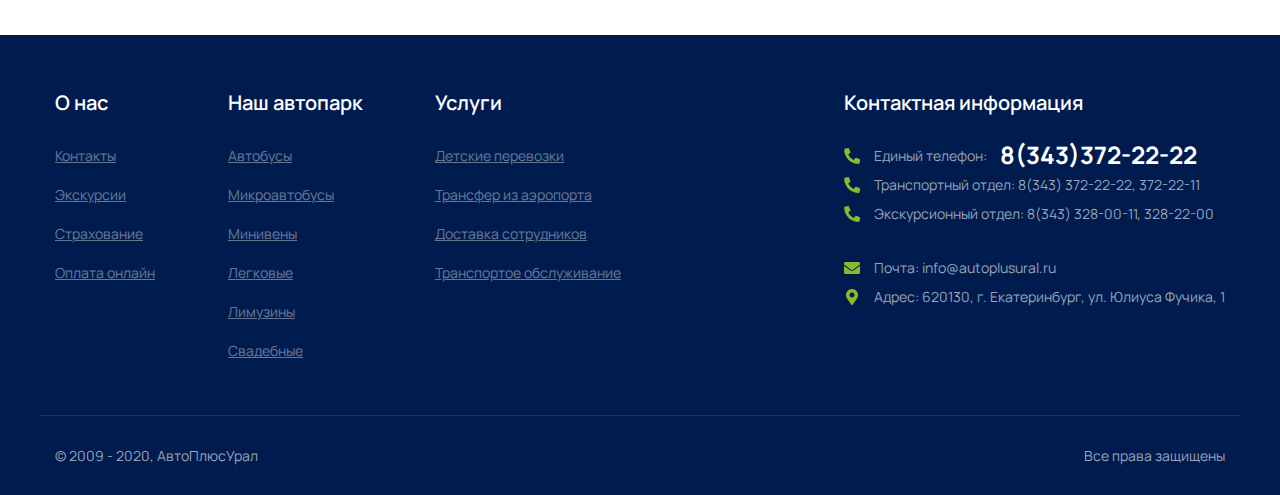
<file: catalog.html>
<!DOCTYPE html>
<html lang="en">
<head>
    <meta charset="UTF-8">
    <link rel="stylesheet" href="css/swiper-bundle.min.css">
    <link rel="stylesheet" href="css/jquery.fancybox.min.css">
    <link rel="stylesheet" href="css/jquery-ui.css">
    <link rel="stylesheet" href="css/style.css">
    <link rel="stylesheet" href="css/responsive.css">
    <meta name="viewport" content="width=device-width">
    <meta http-equiv="X-UA-Compatible" content="IE=edge">
    <title>Каталог</title>
</head>

<body>
<header>
    <div class="header_cnt">
        <div class="header_cnt_side">
            <div class="burger_btn">
                <span class="burger-menu-piece"></span>
                <span class="burger-menu-piece"></span>
                <span class="burger-menu-piece"></span>
            </div>

            <a class="logo" href="/">
                <img src="img/logo.svg" alt="АвтоПлюсУрал">
            </a>

            <nav class="header_main_nav">
                <a href="">Аренда автобусов</a>
                <a href="">Экскурсии</a>
                <a href="">Автобусные туры</a>
                <a href="">О компании</a>
                <a href="">Контакты</a>
            </nav>
        </div>

        <div class="header_cnt_side">
            <a class="header_phone" href="tel:+7(343)372-22-22">+7(343)372-22-22</a>

            <a href="/" class="header_wa open_form">Написать</a>

            <a href="#callback" class="header_callback open_modal">Позвонить</a>

            <div class="language_button">
                <div class="curr_lang">RU</div>
                <div class="lang_list">
                    <a href="/" class="lang_option">RU</a>
                    <a href="/" class="lang_option">EN</a>
                </div>
            </div>
        </div>
    </div>


    <div class="dropdown_menu">

        <div class="header_cnt">
            <div class="dd_menu_cnt">
                <nav class="dd_menu_nav">
                    <a href="/">Наш автопарк</a>
                    <div class="dd_menu_subnav">
                        <a href="/">Автобусы</a>
                        <a href="/">Микроавтобусы</a>
                        <a href="/">Минивены</a>
                        <a href="/">Представительские</a>
                        <a href="/">Лимузины</a>
                        <a href="/">Свадебные</a>
                    </div>
                    <a href="/">Экскурсии</a>
                    <a href="/">Автобусные туры</a>
                    <a href="/">Акции</a>
                    <a href="/">О компании</a>
                </nav>
            </div>

            <div class="dd_menu_cnt">
                <div class="header_cnt_title">Контакты</div>

                <div class="hc_addr_wrap">
                    <div class="hc_addr">г. Екатеринбург, ул. Юлиуса Фучика, 1</div>
                    <p>(Отдельный вход со стороны ул. Юлиуса Фучика, под вывеской «АвтоПлюсУрал») Рады вас слышать 24/7</p>
                </div>

                <div class="hc_tel_wrap">
                    <p>Транспортный <strong>отдел</strong></p>
                    <div class="hc_tel">+7 (343) 372-22-11, 372-22-11</div>
                </div>

                <div class="hc_tel_wrap">
                    <p>Экскурсионный <strong>отдел</strong></p>
                    <div class="hc_tel">+7 (343) 372-22-22, 328-22-00</div>
                </div>

                <a href="/" class="hc_mail">info@autoplusural.ru</a>

                <a href="/" class="header_wa open_form">Пишите нам</a>

                <a href="/" class="hc_file">Скачать реквизиты</a>
            </div>
        </div>
    </div>
</header>

<div class="breadcrumbs">
    <div class="center_cnt">
        <a href="/" class="bc_home">Главная</a>
        <span>Аренда автотранспорта</span>
    </div>
</div>

<section class="cnt_page">
    <div class="center_cnt">
        <h1>Аренда автотранспорта</h1>

        <div class="catalog_filter">
            <div class="categories">
                <div class="cat_filter_category active">
                    Автобусы
                    <span>9 моделей</span>
                </div>

                <div class="cat_filter_category">
                    Микроавтобусы
                    <span>9 моделей</span>
                </div>

                <div class="cat_filter_category">
                    Минивэны
                    <span>9 моделей</span>
                </div>

                <div class="cat_filter_category">
                    Легковые
                    <span> 9 моделей</span>
                </div>

                <div class="cat_filter_category ">
                    Лимузины
                    <span>9 моделей</span>
                </div>

                <div class="cat_filter_category">
                    Свадебные
                    <span>9 моделей</span>
                </div>
            </div>

            <form class="catalog_filter_body">
                <div class="cat_filter_trig">
                    <span class="cft_open">Развернуть</span>
                    <span class="cft_close">Свернуть</span> фильтр
                </div>

                <div class="cat_filter_hidden">
                    <div class="cat_filter_row">
                        <div class="custom_select">
                            <div class="cs_current_option">Вид мероприятия</div>
                            <div class="cs_options_list">
                                <div class="cs_option">Детская перевозки</div>
                                <div class="cs_option">Развоз сотрудников</div>
                                <div class="cs_option">Свадьба</div>
                            </div>
                        </div>

                        <div class="custom_select">
                            <div class="cs_current_option">Вид мероприятия</div>
                            <div class="cs_options_list">
                                <div class="cs_option">Детская перевозки</div>
                                <div class="cs_option">Развоз сотрудников</div>
                                <div class="cs_option">Свадьба</div>
                            </div>
                        </div>

                        <div class="custom_select">
                            <div class="cs_current_option">Вид мероприятия</div>
                            <div class="cs_options_list">
                                <div class="cs_option">Детская перевозки</div>
                                <div class="cs_option">Развоз сотрудников</div>
                                <div class="cs_option">Свадьба</div>
                            </div>
                        </div>

                        <div class="custom_select">
                            <div class="cs_current_option">Вид мероприятия</div>
                            <div class="cs_options_list">
                                <div class="cs_option">Детская перевозки</div>
                                <div class="cs_option">Развоз сотрудников</div>
                                <div class="cs_option">Свадьба</div>
                            </div>
                        </div>

                        <div class="custom_select">
                            <div class="cs_current_option">Вид мероприятия</div>
                            <div class="cs_options_list">
                                <div class="cs_option">Детская перевозки</div>
                                <div class="cs_option">Развоз сотрудников</div>
                                <div class="cs_option">Свадьба</div>
                            </div>
                        </div>
                    </div>

                    <div class="cat_filter_row">
                        <div class="form_element price_slider_container">
                            <label>Цена ₽</label>
                            <div class="price_slider"></div>
                        </div>

                        <div class="form_element">
                            <input type="checkbox" class="custom-checkbox" id="mphf1">
                            <label id="promo" for="mphf1">Акция</label>
                        </div>

                        <div class="form_element">
                            <input type="checkbox" class="custom-checkbox" id="mphf2">
                            <label for="mphf2">Wi-Fi</label>
                        </div>

                        <div class="form_element">
                            <input type="checkbox" class="custom-checkbox" id="mphf3">
                            <label for="mphf3">Туалет</label>
                        </div>
                    </div>

                    <div class="cat_filter_row">
                        <div class="cat_filter_btns">
                            <button type="submit" class="cat_filter_submit">Показать подходящие: <span>8</span></button>
                            <button class="cat_filter_reset">Очистить</button>
                        </div>

                        <div class="cat_filter_docs">
                            <a href="">Скачать список форму.doc</a>
                            <span><strong>Внимание!</strong> Необходимо заполнить для детской перевозки</span>
                        </div>
                    </div>
                </div>
            </form>
        </div>

        <div class="catalog_sort_container">
            Сортировка:
            <div class="catalog_sort">
                <div class="curr_sort">по возрастанию года выпуска</div>
                <div class="sort_list">
                    <a href="/" class="sort_option">по возрастанию года выпуска</a>
                    <a href="/" class="sort_option">по возрастанию года выпуска</a>
                    <a href="/" class="sort_option">по возрастанию года выпуска</a>
                    <a href="/" class="sort_option">по возрастанию года выпуска</a>
                </div>
            </div>
        </div>

        <div class="catalog_container">

            <div class="catalog_item">
                <div class="cat_item_gal">
                    <div class="cat_item_gal_imgs">
                        <div class="cat_item_gal_img" style="background-image: url(img/cs1.jpg);"></div>
                        <div class="cat_item_gal_img" style="background-image: url(img/cs2.jpg);"></div>
                        <div class="cat_item_gal_img" style="background-image: url(img/cs3.jpg);"></div>
                    </div>
                    
                    <div class="cat_item_controls">
                        <div class="cat_item_arr prev"></div>
                        <div class="cat_item_arr next"></div>
                    </div>
                    
                    <div class="cat_item_gal_pager"></div>
                </div>

                <div class="cat_item_cnt">
                    <a href="/" class="cat_item_title">HIGER 6119</a>
                    <div class="cat_item_subtitle">туристический автобус</div>
                    <p>Оснащение: TV, кондиционер, столик. Свадьбы, праздничные корпоративы, выпускные вечера</p>

                    <div class="cat_item_props">
                        <div class="cat_item_params">
                            <ul>
                                <li>
                                    <span>Вместимость</span>
                                    <span>35 пасс.</span>
                                </li>

                                <li>
                                    <span>Мин. время аренды</span>
                                    <span>2 ч</span>
                                </li>

                                <li>
                                    <span>Год выпуска</span>
                                    <span>2012</span>
                                </li>
                            </ul>
                            <a class="cat_item_detail_button" href="/">Подробнее</a>
                        </div>
                        <div class="cat_item_info">
                            <div class="cat_item_q">в автопарке 6 единиц</div>
                            <div class="cat_item_price">Цена: от <span>1400</span> ₽/час</div>
                            <a href="#order" class="cat_item_order open_modal">Заказать</a>
                        </div>
                    </div>
                </div>
            </div>

            <div class="catalog_item">
                <div class="cat_item_gal">
                    <div class="cat_item_gal_imgs">
                        <div class="cat_item_gal_img" style="background-image: url(img/cs1.jpg);"></div>
                        <div class="cat_item_gal_img" style="background-image: url(img/cs2.jpg);"></div>
                    </div>

                    <div class="cat_item_controls">
                        <div class="cat_item_arr prev"></div>
                        <div class="cat_item_arr next"></div>
                    </div>
                    
                    <div class="cat_item_gal_pager"></div>
                </div>

                <div class="cat_item_cnt">
                    <a href="/" class="cat_item_title">HIGER 6119</a>
                    <div class="cat_item_subtitle">туристический автобус</div>
                    <p>Оснащение: TV, кондиционер, столик. Свадьбы, праздничные корпоративы, выпускные вечера</p>

                    <div class="cat_item_props">
                        <div class="cat_item_params">
                            <ul>
                                <li>
                                    <span>Вместимость</span>
                                    <span>35 пасс.</span>
                                </li>

                                <li>
                                    <span>Мин. время аренды</span>
                                    <span>2 ч</span>
                                </li>

                                <li>
                                    <span>Год выпуска</span>
                                    <span>2012</span>
                                </li>
                            </ul>
                        <a class="cat_item_detail_button" href="/">Подробнее</a>
                        </div>
                        <div class="cat_item_info">
                            <div class="cat_item_q">в автопарке 6 единиц</div>
                            <div class="cat_item_price">Цена: от <span>1400</span> ₽/час</div>
                            <a href="/" class="cat_item_order open_modal">Заказать</a>
                        </div>
                    </div>
                </div>
            </div>

        </div>

        <div class="pagination">
            <a href="/" class="prev"><</a>
            <div class="pagination_items">
                <a href="/" class="page active">1</a>
                <a href="/" class="page">2</a>
                <span>...</span>
                <a href="/" class="page">15</a>
            </div>
            <a href="/" class="next">></a>
        </div>

        <h2>Заказ автотранспорта</h2>

        <p>Идейные соображения высшего порядка, а также сложившаяся структура организации требуют от нас анализа системы обучения кадров, соответствует насущным потребностям. Таким образом рамки и место обучения кадров позволяет выполнять важные задания по разработке новых предложений.</p>

        <p>Таким образом постоянный количественный рост и сфера нашей активности влечет за собой процесс внедрения и модернизации систем массового участия. Товарищи! новая модель организационной деятельности обеспечивает широкому кругу (специалистов) участие в формировании новых предложений. Не следует, однако забывать, что реализация намеченных плановых заданий требуют от нас анализа системы обучения кадров, соответствует насущным потребностям.</p>
    </div>
</section>

<div class="swiper-container content_slider">
    <div class="swiper-wrapper">
        <div class="swiper-slide">
            <a data-fancybox="gal"
               class="cs_bg"
               href="img/cs1.jpg" style="background-image: url(img/cs1.jpg);"
               data-caption="Новая модель организационной деятельности">
            </a>
            <p>Новая модель организационной деятельности</p>
        </div>

        <div class="swiper-slide">
            <a data-fancybox="gal"
               class="cs_bg"
               href="img/cs2.jpg" style="background-image: url(img/cs2.jpg);"
               data-caption="Новая модель организационной деятельности">
            </a>
            <p>Новая модель организационной деятельности</p>
        </div>

        <div class="swiper-slide">
            <a data-fancybox="gal"
               class="cs_bg"
               href="img/cs3.jpg" style="background-image: url(img/cs3.jpg);"
               data-caption="Новая модель организационной деятельности">
            </a>
            <p>Новая модель организационной деятельности</p>
        </div>
    </div>

    <div class="swiper-pagination cs_pager"></div>
</div>

<section class="gratitudes cnt_page">
    <div class="center_cnt">
        <h2>Благодарственные письма</h2>

        <div class="swiper-container gratitude_slider">
            <div class="swiper-wrapper">
                <div class="swiper-slide">
                    <a data-fancybox="gallery" href="img/ms1.jpg">
                        <img src="img/gramota.png" alt="">
                    </a>
                </div>

                <div class="swiper-slide">
                    <a data-fancybox="gallery" href="img/ms1.jpg">
                        <img src="img/gramota.png" alt="">
                    </a>
                </div>

                <div class="swiper-slide">
                    <a data-fancybox="gallery" href="img/ms1.jpg">
                        <img src="img/gramota.png" alt="">
                    </a>
                </div>

                <div class="swiper-slide">
                    <a data-fancybox="gallery" href="img/ms1.jpg">
                        <img src="img/gramota.png" alt="">
                    </a>
                </div>

                <div class="swiper-slide">
                    <a data-fancybox="gallery" href="img/ms1.jpg">
                        <img src="img/gramota.png" alt="">
                    </a>
                </div>

                <div class="swiper-slide">
                    <a data-fancybox="gallery" href="img/ms1.jpg">
                        <img src="img/gramota.png" alt="">
                    </a>
                </div>

                <div class="swiper-slide">
                    <a data-fancybox="gallery" href="img/ms1.jpg">
                        <img src="img/gramota.png" alt="">
                    </a>
                </div>
            </div>

            <div class="swiper-pagination gratitude_pager"></div>
        </div>
    </div>
</section>

<footer>
    <div class="center_cnt">
        <div class="footer_side">
            <nav class="footer_nav">
                <div class="footer_title">О нас</div>
                <a href="/">Контакты</a>
                <a href="/">Экскурсии</a>
                <a href="/">Страхование</a>
                <a href="/">Оплата онлайн</a>
            </nav>

            <nav class="footer_nav">
                <div class="footer_title">Наш автопарк</div>
                <a href="/">Автобусы</a>
                <a href="/">Микроавтобусы</a>
                <a href="/">Минивены</a>
                <a href="/">Легковые</a>
                <a href="/">Лимузины</a>
                <a href="/">Свадебные</a>
            </nav>

            <nav class="footer_nav">
                <div class="footer_title">Услуги</div>
                <a href="/">Детские перевозки</a>
                <a href="/">Трансфер из аэропорта</a>
                <a href="/">Доставка сотрудников</a>
                <a href="/">Транспортое обслуживание</a>
            </nav>
        </div>

        <div class="footer_side">
            <div class="footer_title">Контактная информация</div>
            <div class="footer_contact_phones">
                <div class="footer_contact_item phone">Единый телефон: <a href="">8(343)372-22-22</a></div>
                <div class="footer_contact_item phone">Транспортный отдел: 8(343) 372-22-22, 372-22-11</div>
                <div class="footer_contact_item phone">Экскурсионный отдел: 8(343) 328-00-11, 328-22-00</div>
            </div>

            <div class="footer_contact_item mail">Почта: info@autoplusural.ru</div>
            <div class="footer_contact_item map">Адрес: 620130, г. Екатеринбург, ул. Юлиуса Фучика, 1</div>
        </div>

        <a href="#" class="footer_scroll_top">Вернуться наверх</a>
    </div>

    <div class="center_cnt">
        <div class="footer_plain_text">© 2009 - 2020, АвтоПлюсУрал</div>
        <div class="footer_plain_text">Все права защищены</div>
    </div>
</footer>

<div class="overlay">
    <div class="modal_window callback_form" id="callback">
        <div class="modal_close">
            <img src="img/close.svg" alt="">
        </div>

        <form>
            <div class="modal_title">Мы вам перезвоним<br> и обо всём договоримся</div>
            <div class="form_cnt">
                <div class="form_itself">
                    <div class="cf_inputs">
                        <input type="text" class="cf_name" placeholder="Ваше имя">
                        <input type="phone" class="cf_phone" placeholder="Телефон">
                        <div class="cf_btns">
                            <button type="submit" class="cf_send btn_green">Отправить</button>
                            <div class="form_element">
                                <input type="checkbox" class="custom-checkbox" id="callback_agree">
                                <label for="callback_agree">Я даю согласие на обработку персональных данных</label>
                            </div>
                        </div>
                    </div>
                </div>

                <!--             <div class="thank_you">
                              <p>Будем рады видеть вас на экскурсии.</p>
                            </div> -->
            </div>
        </form>
    </div>

    <div class="modal_window order_form" id="order">
        <div class="modal_close">
            <img src="img/close.svg" alt="">
        </div>

        <form>
            <div class="modal_title">Наш автотранспорт к вашим услугам</div>
            <div class="form_cnt">
                <div class="form_itself">
                    <div class="of_inputs">
                        <div class="of_justify">
                            <input type="text" class="of_name" placeholder="Ваше имя">
                            <input type="phone" class="of_phone" placeholder="Телефон">
                        </div>
                        <div class="of_add">Дополнительные поля по желанию</div>

                        <div class="order_form_additional">
                            <div class="of_justify">
                                <div class="custom_select">
                                    <div class="cs_current_option of_select">Вид мероприятия</div>
                                    <div class="cs_options_list">
                                        <div class="cs_option">Детская перевозки</div>
                                        <div class="cs_option">Развоз сотрудников</div>
                                        <div class="cs_option">Свадьба</div>
                                    </div>
                                </div>
                                <div class="of_docs">
                                    <a href="">Скачать список форму.doc</a>
                                    <span>Необходимо заполнить для детской перевозки</span>
                                </div>
                            </div>
                            <div class="of_subtitle">Параметры подачи транспорта</div>
                            <div class="of_justify">
                                <input type="text" class="of_begin" placeholder="Откуда вас забрать">
                                <input type="text" name="Дата подачи" class="of_date form_date" placeholder="Дата подачи">
                                <div class="custom_select">
                                    <div class="cs_current_option of_select_time">Время</div>
                                    <div class="cs_options_list">
                                        <div class="cs_option">9.30</div>
                                        <div class="cs_option">10.00</div>
                                        <div class="cs_option">10.30</div>
                                    </div>
                                </div>

                                <textarea id="add_desc" name="add_desc" rows="2" cols="33">Опишите маршрут</textarea>
                            </div>
                            <div class="of_subtitle">Время аренды</div>
                            <div class="of_justify">
                                <div class="cs_current_option of_select_time_rent">3 часа</div>
                                <div class="cs_options_list">
                                    <div class="cs_option">4 часа</div>
                                    <div class="cs_option">5 часов</div>
                                    <div class="cs_option">6 часов</div>
                                </div>
                                <div class="time_rent_default">По умолчанию минимальное время аренды</div>
                                <div class="form_element of_checkbox_back">
                                    <input type="checkbox" class="custom-checkbox" id="ofback">
                                    <label for="ofback">Вернуть на адрес подачи</label>
                                </div>
                                <input type="text" class="of_begin" placeholder="Куда доставить?">
                                <input type="text" class="of_date form_date" placeholder="Дата подачи">
                                <div class="custom_select">
                                    <div class="cs_current_option of_select_time">Время</div>
                                    <div class="cs_options_list">
                                        <div class="cs_option">9.30</div>
                                        <div class="cs_option">10.00</div>
                                        <div class="cs_option">10.30</div>
                                    </div>
                                </div>
                            </div>
                            <div class="of_subtitle">Дополнительно</div>
                            <div class="of_justify of_justify_chbox">
                                <div class="form_element">
                                    <input type="checkbox" class="custom-checkbox" id="luggage">
                                    <label for="luggage">Будет багаж</label>
                                </div>
                                <div class="form_element">
                                    <input type="checkbox" class="custom-checkbox" id="child_chair">
                                    <label for="child_chair">Детское кресло</label>
                                </div>
                                <div class="form_element">
                                    <input type="checkbox" class="custom-checkbox" id="water">
                                    <label for="water">Нужна вода</label>
                                </div>
                            </div>
                            <div class="custom_select pay_select">
                                <div class="cs_current_option of_select">Вид оплаты</div>
                                <div class="cs_options_list">
                                    <div class="cs_option">Наличными</div>
                                    <div class="cs_option">Картой</div>
                                    <div class="cs_option">Оплата на сайте</div>
                                </div>
                            </div>
                            <div class="additional_text">
                                <textarea id="add_text" name="add_text" rows="5" cols="33">Расскажите о дополнительной информации, которая по вашему мнению важна</textarea>
                            </div>
                            <a class="add_file" href="/">Прикрепить файл</a>
                        </div>
                        <div class="cf_btns">
                            <button type="submit" class="cf_send btn_green">Отправить</button>
                            <!--<div class="close_add" href="#">Свернуть доп. поля</div>-->
                        </div>
                        <div class="form_element">
                            <input type="checkbox" class="custom-checkbox" id="callback_agree">
                            <label for="callback_agree">Я даю согласие на обработку персональных данных</label>
                        </div>
                    </div>
                </div>

                <!--             <div class="thank_you">
                              <p>Будем рады видеть вас на экскурсии.</p>
                            </div> -->
            </div>
        </form>
    </div>
</div>

<script src="js/jquery.min.js"></script>
<script src="js/jquery.fancybox.min.js"></script>
<script src="js/swiper-bundle.min.js"></script>
<script src="js/jquery-ui.min.js"></script>
<script src="js/main.js"></script>
</body>
</html>
</file>
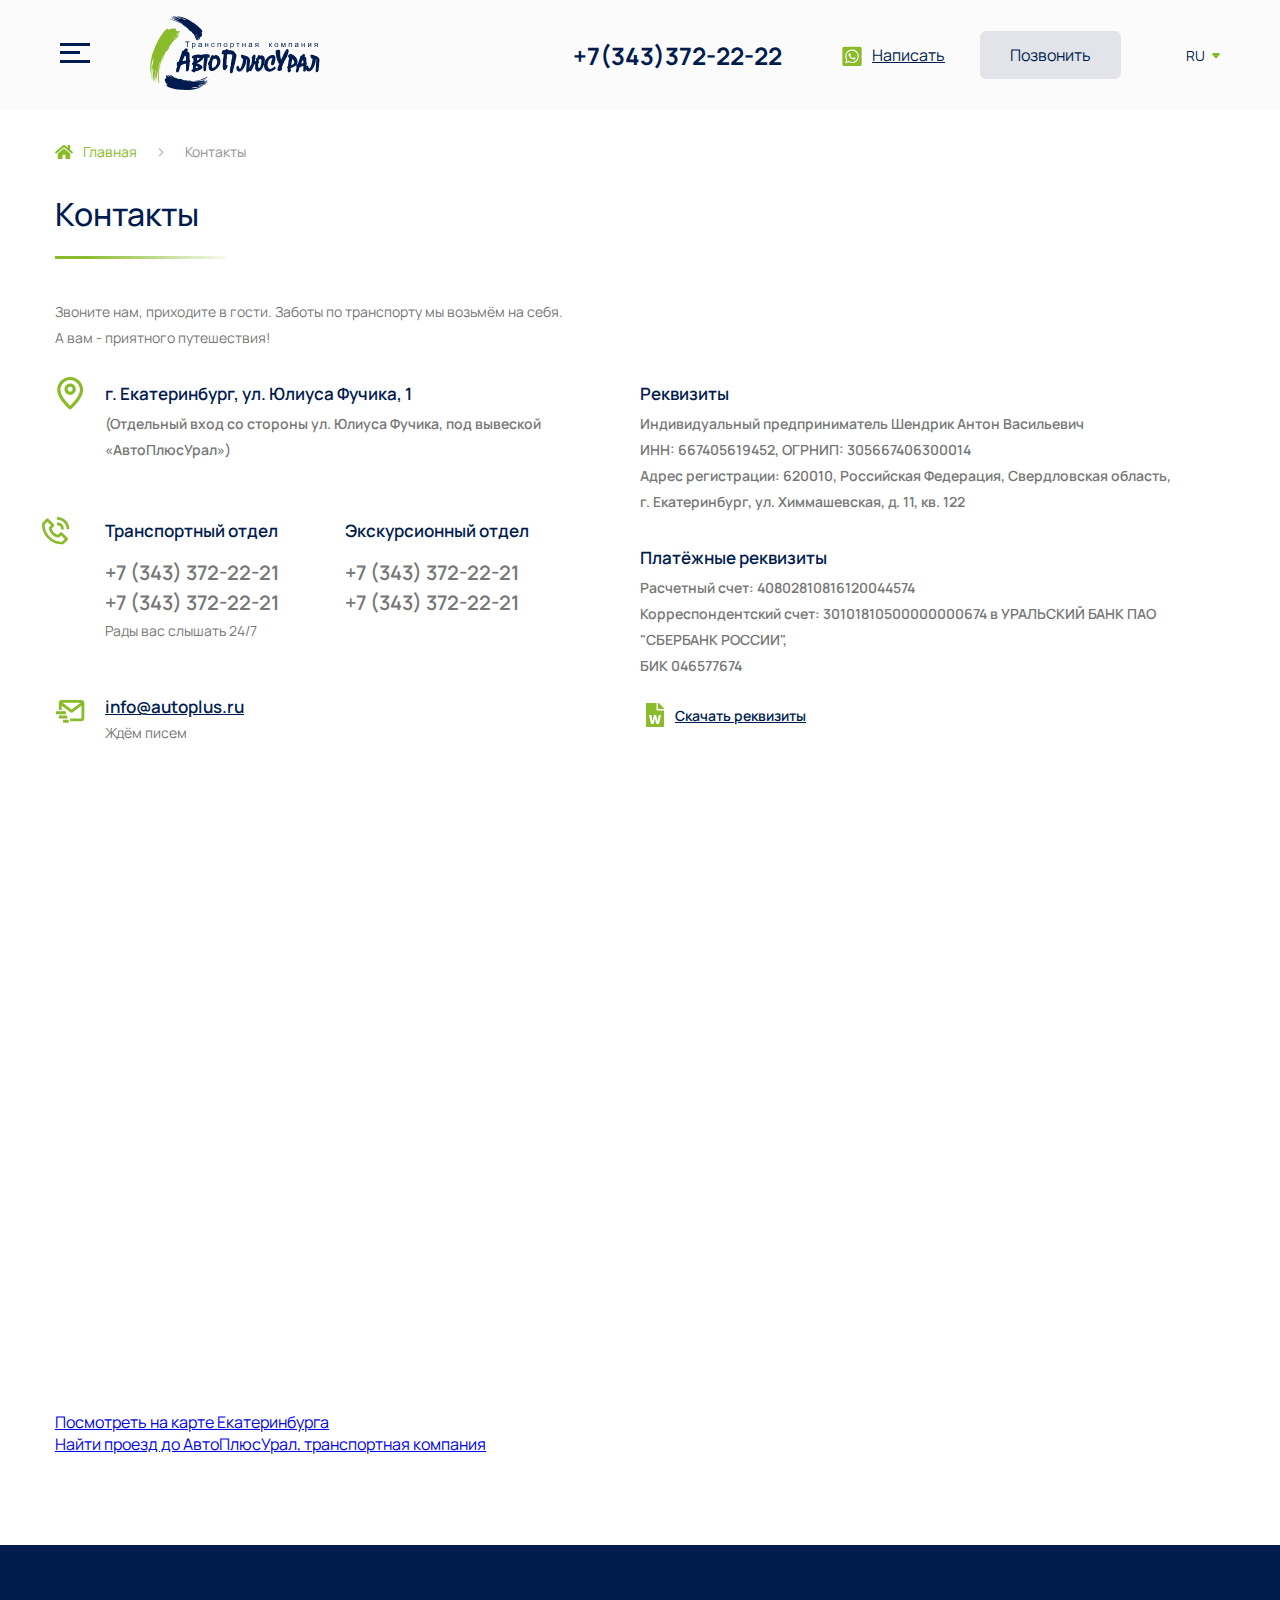
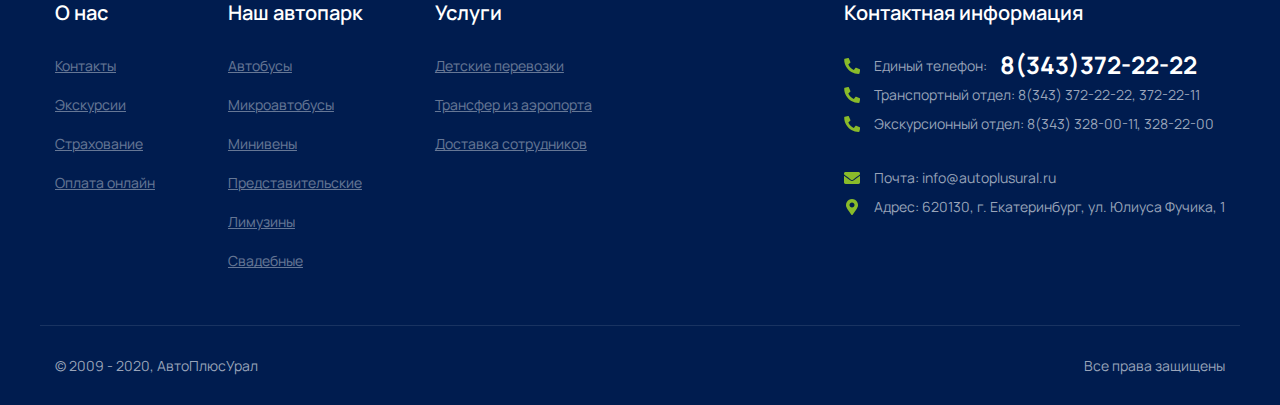
<file: contacts.html>
<!DOCTYPE html>
<html lang="en">
<head>
    <meta charset="UTF-8">
    <link rel="stylesheet" href="css/swiper-bundle.min.css">
    <link rel="stylesheet" href="css/jquery.fancybox.min.css">
    <link rel="stylesheet" href="css/jquery-ui.css">
    <link rel="stylesheet" href="css/style.css">
    <link rel="stylesheet" href="css/responsive.css">
    <meta name="viewport" content="width=device-width">
    <meta http-equiv="X-UA-Compatible" content="IE=edge">
    <!--<script src="https://maps.api.2gis.ru/2.0/loader.js?pkg=full"></script>
    <script type="text/javascript">
        var map;

        DG.then(function () {
            map = DG.map('map', {
                center: [56.798106, 60.615491],
                zoom: 16
            });
            DG.marker([56.798206, 60.615491]).addTo(map).bindPopup('<br>АвтоПлюсУрал<br>fdsfdsf');
        });
    </script>-->
    <title>Контакты</title>
</head>

<body>
<header>
    <div class="header_cnt">
        <div class="header_cnt_side">
            <div class="burger_btn">
                <span class="burger-menu-piece"></span>
                <span class="burger-menu-piece"></span>
                <span class="burger-menu-piece"></span>
            </div>

            <a class="logo" href="/">
                <img src="img/logo.svg" alt="АвтоПлюсУрал">
            </a>

            <nav class="header_main_nav">
                <a href="">Аренда автобусов</a>
                <a href="">Экскурсии</a>
                <a href="">Автобусные туры</a>
                <a href="">О компании</a>
                <a href="">Контакты</a>
            </nav>
        </div>

        <div class="header_cnt_side">
            <a class="header_phone" href="tel:+7(343)372-22-22">+7(343)372-22-22</a>

            <a href="/" class="header_wa open_form">Написать</a>

            <a href="#callback" class="header_callback open_modal">Позвонить</a>

            <div class="language_button">
                <div class="curr_lang">RU</div>
                <div class="lang_list">
                    <a href="/" class="lang_option">RU</a>
                    <a href="/" class="lang_option">EN</a>
                </div>
            </div>
        </div>
    </div>


    <div class="dropdown_menu">

        <div class="header_cnt">
            <div class="dd_menu_cnt">
                <nav class="dd_menu_nav">
                    <a href="/">Наш автопарк</a>
                    <div class="dd_menu_subnav">
                        <a href="/">Автобусы</a>
                        <a href="/">Микроавтобусы</a>
                        <a href="/">Минивены</a>
                        <a href="/">Представительские</a>
                        <a href="/">Лимузины</a>
                        <a href="/">Свадебные</a>
                    </div>
                    <a href="/">Экскурсии</a>
                    <a href="/">Автобусные туры</a>
                    <a href="/">Акции</a>
                    <a href="/">О компании</a>
                </nav>
            </div>

            <div class="dd_menu_cnt">
                <div class="header_cnt_title">Контакты</div>

                <div class="hc_addr_wrap">
                    <div class="hc_addr">г. Екатеринбург, ул. Юлиуса Фучика, 1</div>
                    <p>(Отдельный вход со стороны ул. Юлиуса Фучика, под вывеской «АвтоПлюсУрал») Рады вас слышать 24/7</p>
                </div>

                <div class="hc_tel_wrap">
                    <p>Транспортный <strong>отдел</strong></p>
                    <div class="hc_tel">+7 (343) 372-22-11, 372-22-11</div>
                </div>

                <div class="hc_tel_wrap">
                    <p>Экскурсионный <strong>отдел</strong></p>
                    <div class="hc_tel">+7 (343) 372-22-22, 328-22-00</div>
                </div>

                <a href="/" class="hc_mail">info@autoplusural.ru</a>

                <a href="/" class="header_wa open_form">Пишите нам</a>

                <a href="/" class="hc_file">Скачать реквизиты</a>
            </div>
        </div>
    </div>
</header>

<div class="breadcrumbs">
    <div class="center_cnt">
        <a href="/" class="bc_home">Главная</a>
        <span>Контакты</span>
    </div>
</div>

<section class="cnt_page">
    <div class="center_cnt">
        <h1>Контакты</h1>
        <p>Звоните нам, приходите в гости. Заботы по транспорту мы возьмём на себя.<br>А вам - приятного путешествия!</p>
        <div class="contacts_cnt">
            <div class="contacts_cnt_info">
                <div class="contacts_cnt_info_adress">г. Екатеринбург, ул. Юлиуса Фучика, 1<br>
                    <p>(Отдельный вход со стороны ул. Юлиуса Фучика, под вывеской «АвтоПлюсУрал»)</p></div>
                <div class="contacts_cnt_info_tel">
                    <div class="contacts_cnt_info_tel_col">
                        <div class="contacts_cnt_info_tel_tr">Транспортный отдел
                            <a href="">+7 (343) 372-22-21</a>
                            <a href="">+7 (343) 372-22-21</a>
                        </div>
                        <div class="contacts_cnt_info_tel_exc">Экскурсионный отдел
                            <a href="">+7 (343) 372-22-21</a>
                            <a href="">+7 (343) 372-22-21</a>
                        </div>
                    </div>
                    <p>Рады вас слышать 24/7</p>
                </div>
                <div class="contacts_cnt_info_mail">
                    <a href="">info@autoplus.ru</a>
                    <p>Ждём писем</p>
                </div>
            </div>
            <div class="contacts_cnt_req">
                <div class="contacts_cnt_req_info">
                    Реквизиты
                    <p>Индивидуальный предприниматель Шендрик Антон Васильевич<br>
                        ИНН: 667405619452, ОГРНИП: 305667406300014<br>
                        Адрес регистрации: 620010, Российская Федерация, Свердловская область,<br>
                        г. Екатеринбург, ул. Химмашевская, д. 11, кв. 122</p>
                </div>
                <div class="contacts_cnt_req_pay">
                    Платёжные реквизиты
                    <p>Расчетный счет: 40802810816120044574<br>
                        Корреспондентский счет: 30101810500000000674 в УРАЛЬСКИЙ БАНК ПАО "СБЕРБАНК РОССИИ",
                        <br>БИК 046577674</p>
                </div>
                <a class="contacts_cnt_req_download" href="#">Скачать реквизиты</a>
            </div>
        </div>
        <div id="map" style="width:100%; height:490px">


        </div>

        <style>
            body > section > div > iframe {
                width: 100%;
            }
        </style>

            <a class="dg-widget-link" href="http://2gis.ru/ekaterinburg/firm/1267165676598091/center/60.615491,56.798106/zoom/16?utm_medium=widget-source&utm_campaign=firmsonmap&utm_source=bigMap">Посмотреть на карте Екатеринбурга</a>
        <div class="dg-widget-link">
            <a style="width: 100%; height: 600px;" href="http://2gis.ru/ekaterinburg/center/60.615491,56.798106/zoom/16/routeTab/rsType/bus/to/60.615491,56.798106╎АвтоПлюсУрал, транспортная компания?utm_medium=widget-source&utm_campaign=firmsonmap&utm_source=route">Найти проезд до АвтоПлюсУрал, транспортная компания</a>
        </div><script charset="utf-8" src="https://widgets.2gis.com/js/DGWidgetLoader.js"></script>
        <script charset="utf-8">new DGWidgetLoader({"borderColor":"#a3a3a3","pos":{"lat":56.798106,"lon":60.615491,"zoom":16},"opt":{"city":"ekaterinburg"},"org":[{"id":"1267165676598091"}]});</script>
        <noscript style="color:#c00;font-size:16px;font-weight:bold;">Виджет карты использует JavaScript. Включите его в настройках вашего браузера.</noscript>






    </div>
</section>

<footer>
    <div class="center_cnt">
        <div class="footer_side">
            <nav class="footer_nav">
                <div class="footer_title">О нас</div>
                <a href="/">Контакты</a>
                <a href="/">Экскурсии</a>
                <a href="/">Страхование</a>
                <a href="/">Оплата онлайн</a>
            </nav>

            <nav class="footer_nav">
                <div class="footer_title">Наш автопарк</div>
                <a href="/">Автобусы</a>
                <a href="/">Микроавтобусы</a>
                <a href="/">Минивены</a>
                <a href="/">Представительские</a>
                <a href="/">Лимузины</a>
                <a href="/">Свадебные</a>
            </nav>

            <nav class="footer_nav">
                <div class="footer_title">Услуги</div>
                <a href="/">Детские перевозки</a>
                <a href="/">Трансфер из аэропорта</a>
                <a href="/">Доставка сотрудников</a>
            </nav>
        </div>

        <div class="footer_side">
            <div class="footer_title">Контактная информация</div>
            <div class="footer_contact_phones">
                <div class="footer_contact_item phone">Единый телефон: <a href="">8(343)372-22-22</a></div>
                <div class="footer_contact_item phone">Транспортный отдел: 8(343) 372-22-22, 372-22-11</div>
                <div class="footer_contact_item phone">Экскурсионный отдел: 8(343) 328-00-11, 328-22-00</div>
            </div>

            <div class="footer_contact_item mail">Почта: info@autoplusural.ru</div>
            <div class="footer_contact_item map">Адрес: 620130, г. Екатеринбург, ул. Юлиуса Фучика, 1</div>
        </div>

        <a href="#" class="footer_scroll_top">Вернуться наверх</a>
    </div>

    <div class="center_cnt">
        <div class="footer_plain_text">© 2009 - 2020, АвтоПлюсУрал</div>
        <div class="footer_plain_text">Все права защищены</div>
    </div>
</footer>

<div class="overlay">
    <div class="modal_window callback_form" id="callback">
        <div class="modal_close">
            <img src="img/close.svg" alt="">
        </div>

        <form>
            <div class="modal_title">Мы вам перезвоним<br> и обо всём договоримся</div>
            <div class="form_cnt">
                <div class="form_itself">
                    <div class="cf_inputs">
                        <input type="text" class="cf_name" placeholder="Ваше имя">
                        <input type="phone" class="cf_phone" placeholder="Телефон">
                        <div class="cf_btns">
                            <button type="submit" class="cf_send btn_green">Отправить</button>
                            <div class="form_element">
                                <input type="checkbox" class="custom-checkbox" id="callback_agree">
                                <label for="callback_agree">Я даю согласие на обработку персональных данных</label>
                            </div>
                        </div>
                    </div>
                </div>

                <!--             <div class="thank_you">
                              <p>Будем рады видеть вас на экскурсии.</p>
                            </div> -->
            </div>
        </form>
    </div>
</div>

<script src="js/jquery.min.js"></script>
<script src="js/jquery.fancybox.min.js"></script>
<script src="js/swiper-bundle.min.js"></script>
<script src="js/jquery-ui.min.js"></script>
<script src="js/main.js"></script>
</body>
</html>
</file>
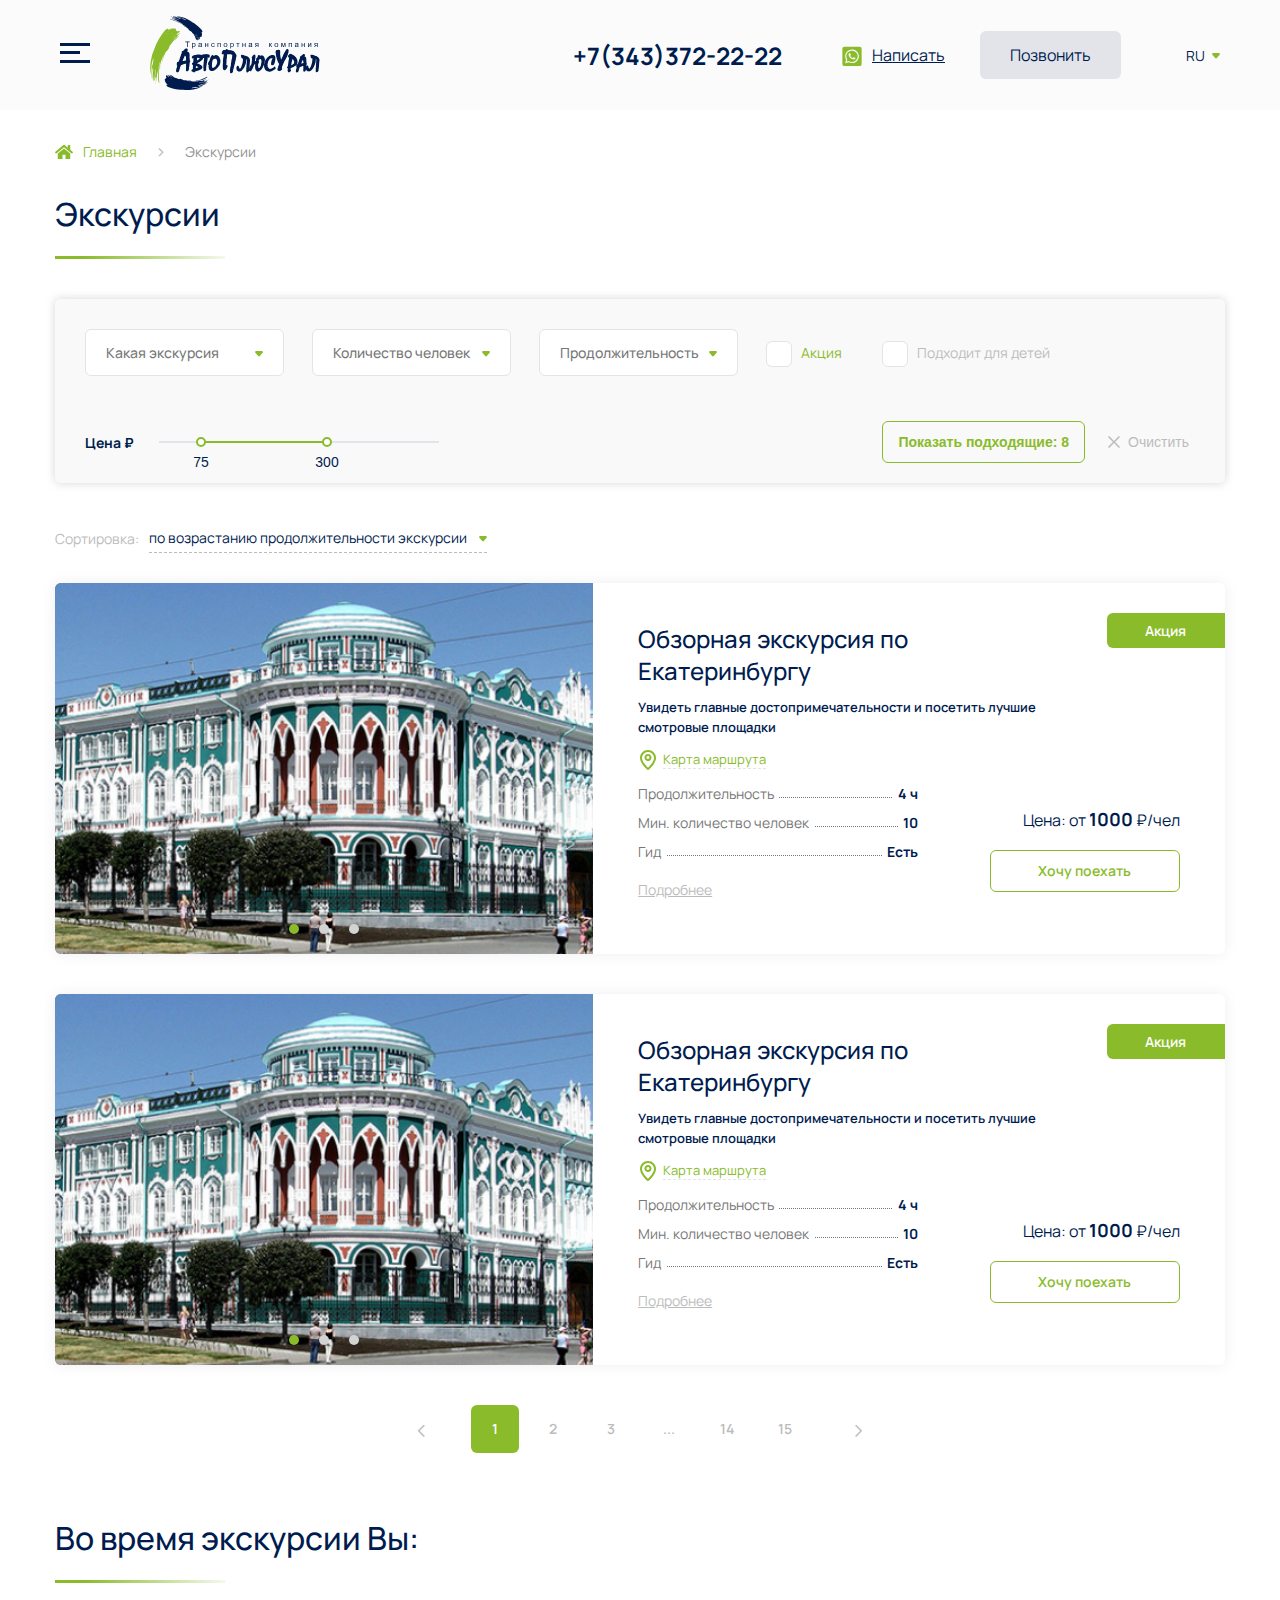
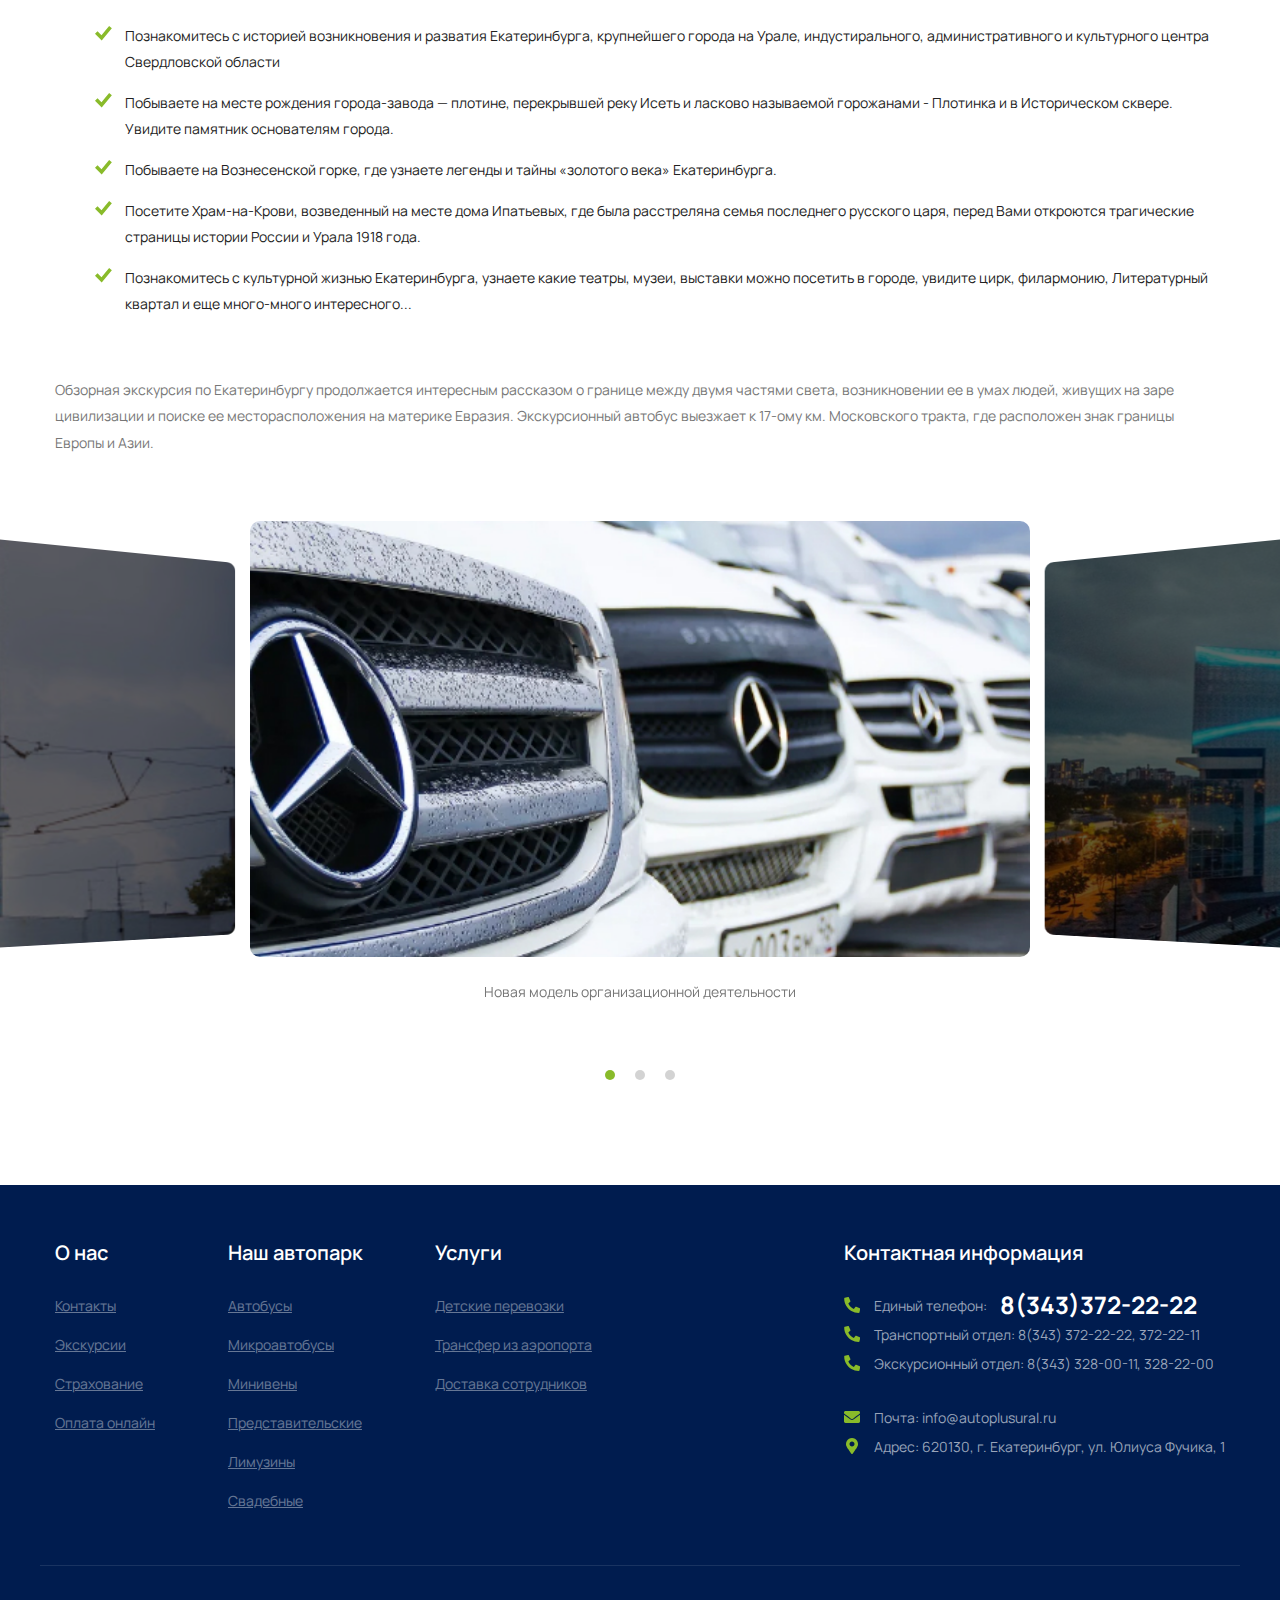
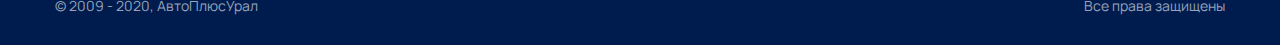
<file: excursion.html>
<!DOCTYPE html>
<html lang="en">
<head>
  <meta charset="UTF-8">
  <link rel="stylesheet" href="css/swiper-bundle.min.css">
  <link rel="stylesheet" href="css/jquery.fancybox.min.css">
  <link rel="stylesheet" href="css/jquery-ui.css">
  <link rel="stylesheet" href="css/style.css">
  <link rel="stylesheet" href="css/responsive.css">
  <meta name="viewport" content="width=device-width">
  <meta http-equiv="X-UA-Compatible" content="IE=edge">
  <title>Экскурсии</title>
</head>

<body>
<header>
  <div class="header_cnt">
    <div class="header_cnt_side">
      <div class="burger_btn">
        <span class="burger-menu-piece"></span>
        <span class="burger-menu-piece"></span>
        <span class="burger-menu-piece"></span>
      </div>

      <a class="logo" href="/">
        <img src="img/logo.svg" alt="АвтоПлюсУрал">
      </a>

      <nav class="header_main_nav">
        <a href="">Аренда автобусов</a>
        <a href="">Экскурсии</a>
        <a href="">Автобусные туры</a>
        <a href="">О компании</a>
        <a href="">Контакты</a>
      </nav>
    </div>

    <div class="header_cnt_side">
      <a class="header_phone" href="tel:+7(343)372-22-22">+7(343)372-22-22</a>

      <a href="/" class="header_wa open_form">Написать</a>

      <a href="#callback" class="header_callback open_modal">Позвонить</a>

      <div class="language_button">
        <div class="curr_lang">RU</div>
        <div class="lang_list">
          <a href="/" class="lang_option">RU</a>
          <a href="/" class="lang_option">EN</a>
        </div>
      </div>
    </div>
  </div>


  <div class="dropdown_menu">

    <div class="header_cnt">
      <div class="dd_menu_cnt">
        <nav class="dd_menu_nav">
          <a href="/">Наш автопарк</a>
          <div class="dd_menu_subnav">
            <a href="/">Автобусы</a>
            <a href="/">Микроавтобусы</a>
            <a href="/">Минивены</a>
            <a href="/">Представительские</a>
            <a href="/">Лимузины</a>
            <a href="/">Свадебные</a>
          </div>
          <a href="/">Экскурсии</a>
          <a href="/">Автобусные туры</a>
          <a href="/">Акции</a>
          <a href="/">О компании</a>
        </nav>
      </div>

      <div class="dd_menu_cnt">
        <div class="header_cnt_title">Контакты</div>

        <div class="hc_addr_wrap">
          <div class="hc_addr">г. Екатеринбург, ул. Юлиуса Фучика, 1</div>
          <p>(Отдельный вход со стороны ул. Юлиуса Фучика, под вывеской «АвтоПлюсУрал») Рады вас слышать 24/7</p>
        </div>

        <div class="hc_tel_wrap">
          <p>Транспортный <strong>отдел</strong></p>
          <div class="hc_tel">+7 (343) 372-22-11, 372-22-11</div>
        </div>

        <div class="hc_tel_wrap">
          <p>Экскурсионный <strong>отдел</strong></p>
          <div class="hc_tel">+7 (343) 372-22-22, 328-22-00</div>
        </div>

        <a href="/" class="hc_mail">info@autoplusural.ru</a>

        <a href="/" class="header_wa open_form">Пишите нам</a>

        <a href="/" class="hc_file">Скачать реквизиты</a>
      </div>
    </div>
  </div>
</header>

<div class="breadcrumbs">
  <div class="center_cnt">
    <a href="/" class="bc_home">Главная</a>
    <span>Экскурсии</span>
  </div>
</div>

<section class="cnt_page">
  <div class="center_cnt">
    <h1>Экскурсии</h1>

    <div class="catalog_filter">
      <form class="catalog_filter_body">
        <div class="cat_filter_row ">
          <div class="custom_select">
            <div class="cs_current_option">Какая экскурсия</div>
            <div class="cs_options_list">
              <div class="cs_option">Обзорная</div>
              <div class="cs_option">Для детей</div>
            </div>
          </div>

          <div class="custom_select">
            <div class="cs_current_option">Количество человек</div>
            <div class="cs_options_list">
              <div class="cs_option">Детская перевозки</div>
              <div class="cs_option">Развоз сотрудников</div>
              <div class="cs_option">Свадьба</div>
            </div>
          </div>

          <div class="custom_select">
            <div class="cs_current_option">Продолжительность</div>
            <div class="cs_options_list">
              <div class="cs_option">До 4ех часов</div>
              <div class="cs_option">До 6 часов</div>
              <div class="cs_option">До 8 часов</div>
            </div>
          </div>

          <div class="form_element">
            <input type="checkbox" class="custom-checkbox" id="mphf1">
            <label id="promo" for="mphf1">Акция</label>
          </div>

          <div class="form_element">
            <input type="checkbox" class="custom-checkbox" id="mphf2">
            <label for="mphf2">Подходит для детей</label>
          </div>
        </div>

        <div class="cat_filter_row serv_filter_row exc_tour_filter_row">
          <div class="form_element price_slider_container exc_tour_price_slider">
            <label>Цена ₽</label>
            <div class="price_slider"></div>
          </div>
          <div>
            <button type="submit" class="cat_filter_submit">Показать подходящие: <span>8</span></button>
            <button class="cat_filter_reset">Очистить</button>
          </div>
        </div>
      </form>
    </div>

    <div class="catalog_sort_container">
      Сортировка:
      <div class="catalog_sort">
        <div class="curr_sort">по возрастанию продолжительности экскурсии</div>
        <div class="sort_list">
          <a href="/" class="sort_option">по убыванию продолжительности экскурсии</a>
        </div>
      </div>
    </div>

    <div class="catalog_container">

      <div class="catalog_item">
        <div class="cat_item_gal exc_cat_item_gal">
          <div class="cat_item_gal_imgs">
            <div class="cat_item_gal_img" style="background-image: url(img/excursion.png);"></div>
            <div class="cat_item_gal_img" style="background-image: url(img/cs1.jpg);"></div>
            <div class="cat_item_gal_img" style="background-image: url(img/excursion.png);"></div>
          </div>

          <div class="cat_item_controls">
              <div class="cat_item_arr prev"></div>
              <div class="cat_item_arr next"></div>
          </div>

          <div class="cat_item_gal_pager"></div>
        </div>

        <div class="exc_item_cnt">
          <a href="/" class="exc_item_title">Обзорная экскурсия по Екатеринбургу</a>
          <div class="exc_item_subtitle">Увидеть главные достопримечательности и посетить лучшие смотровые площадки</div>
          <a href="#" class="exc_map">Карта маршрута</a>
          <div class="cat_item_props">
            <div class="cat_item_params">
              <ul>
                <li>
                  <span>Продолжительность</span>
                  <span>4 ч</span>
                </li>

                <li>
                  <span>Мин. количество человек</span>
                  <span>10</span>
                </li>

                <li>
                  <span>Гид</span>
                  <span>Есть</span>
                </li>
              </ul>
              <a class="cat_item_detail_button" href="/">Подробнее</a>
            </div>

            <div class="exc_item_info">
              <div class="cat_item_price">Цена: от <span>1000</span> ₽/чел</div>
              <a href="/" class="cat_item_order open_modal">Хочу поехать</a>
            </div>
          </div>
        </div>
      </div>

      <div class="catalog_item">
        <div class="cat_item_gal">
          <div class="cat_item_gal_imgs">
            <div class="cat_item_gal_img" style="background-image: url(img/excursion.png);"></div>
            <div class="cat_item_gal_img" style="background-image: url(img/cs1.jpg);"></div>
            <div class="cat_item_gal_img" style="background-image: url(img/excursion.png);"></div>
          </div>

          <div class="cat_item_controls">
              <div class="cat_item_arr prev"></div>
              <div class="cat_item_arr next"></div>
          </div>
          
          <div class="cat_item_gal_pager"></div>
        </div>

        <div class="exc_item_cnt">
          <a href="/" class="exc_item_title">Обзорная экскурсия по Екатеринбургу</a>
          <div class="exc_item_subtitle">Увидеть главные достопримечательности и посетить лучшие смотровые площадки</div>
          <a href="#" class="exc_map">Карта маршрута</a>
          <div class="cat_item_props">
            <div class="cat_item_params">
              <ul>
                <li>
                  <span>Продолжительность</span>
                  <span>4 ч</span>
                </li>

                <li>
                  <span>Мин. количество человек</span>
                  <span>10</span>
                </li>

                <li>
                  <span>Гид</span>
                  <span>Есть</span>
                </li>
              </ul>
              <a class="cat_item_detail_button" href="/">Подробнее</a>
            </div>

            <div class="exc_item_info">
              <div class="cat_item_price">Цена: от <span>1000</span> ₽/чел</div>
              <a href="/" class="cat_item_order open_modal">Хочу поехать</a>
            </div>
          </div>
        </div>
      </div>

    </div>

    <div class="pagination">
      <a href="/" class="prev"><</a>
      <div class="pagination_items">
        <a href="/" class="page active">1</a>
        <a href="/" class="page">2</a>
        <a href="/" class="page">3</a>
        <span>...</span>
        <a href="/" class="page">14</a>
        <a href="/" class="page">15</a>
      </div>
      <a href="/" class="next">></a>
    </div>

    <h2>Во время экскурсии Вы:</h2>

    <ul>
      <li>Познакомитесь с историей возникновения и разватия Екатеринбурга, крупнейшего города на Урале, индустирального, административного и культурного центра Свердловской области</li>
      <li>Побываете на месте рождения города-завода — плотине, перекрывшей реку Исеть и ласково называемой горожанами - Плотинка и в Историческом сквере. Увидите памятник основателям города. </li>
      <li>Побываете на Вознесенской горке, где узнаете легенды и тайны «золотого века» Екатеринбурга. </li>
      <li>Посетите Храм-на-Крови, возведенный на месте дома Ипатьевых, где была расстреляна семья последнего русского царя, перед Вами откроются трагические страницы истории России и Урала 1918 года. </li>
      <li>Познакомитесь с культурной жизнью Екатеринбурга, узнаете какие театры, музеи, выставки можно посетить в городе, увидите цирк, филармонию, Литературный квартал и еще много-много интересного...</li>
    </ul>

    <p>Обзорная экскурсия по Екатеринбургу продолжается интересным рассказом о границе между двумя частями света, возникновении ее в умах людей, живущих на заре цивилизации и поиске ее месторасположения на материке Евразия. Экскурсионный автобус выезжает к 17-ому км. Московского тракта, где расположен знак границы Европы и Азии.</p>
  </div>
</section>

<div class="swiper-container content_slider">
  <div class="swiper-wrapper">
    <div class="swiper-slide">
      <a data-fancybox="gal"
         class="cs_bg"
         href="img/cs1.jpg" style="background-image: url(img/cs1.jpg);"
         data-caption="Новая модель организационной деятельности">
      </a>
      <p>Новая модель организационной деятельности</p>
    </div>

    <div class="swiper-slide">
      <a data-fancybox="gal"
         class="cs_bg"
         href="img/cs2.jpg" style="background-image: url(img/cs2.jpg);"
         data-caption="Новая модель организационной деятельности">
      </a>
      <p>Новая модель организационной деятельности</p>
    </div>

    <div class="swiper-slide">
      <a data-fancybox="gal"
         class="cs_bg"
         href="img/cs3.jpg" style="background-image: url(img/cs3.jpg);"
         data-caption="Новая модель организационной деятельности">
      </a>
      <p>Новая модель организационной деятельности</p>
    </div>
  </div>

  <div class="swiper-pagination cs_pager"></div>
</div>

<footer>
  <div class="center_cnt">
    <div class="footer_side">
      <nav class="footer_nav">
        <div class="footer_title">О нас</div>
        <a href="/">Контакты</a>
        <a href="/">Экскурсии</a>
        <a href="/">Страхование</a>
        <a href="/">Оплата онлайн</a>
      </nav>

      <nav class="footer_nav">
        <div class="footer_title">Наш автопарк</div>
        <a href="/">Автобусы</a>
        <a href="/">Микроавтобусы</a>
        <a href="/">Минивены</a>
        <a href="/">Представительские</a>
        <a href="/">Лимузины</a>
        <a href="/">Свадебные</a>
      </nav>

      <nav class="footer_nav">
        <div class="footer_title">Услуги</div>
        <a href="/">Детские перевозки</a>
        <a href="/">Трансфер из аэропорта</a>
        <a href="/">Доставка сотрудников</a>
      </nav>
    </div>

    <div class="footer_side">
      <div class="footer_title">Контактная информация</div>
      <div class="footer_contact_phones">
        <div class="footer_contact_item phone">Единый телефон: <a href="">8(343)372-22-22</a></div>
        <div class="footer_contact_item phone">Транспортный отдел: 8(343) 372-22-22, 372-22-11</div>
        <div class="footer_contact_item phone">Экскурсионный отдел: 8(343) 328-00-11, 328-22-00</div>
      </div>

      <div class="footer_contact_item mail">Почта: info@autoplusural.ru</div>
      <div class="footer_contact_item map">Адрес: 620130, г. Екатеринбург, ул. Юлиуса Фучика, 1</div>
    </div>

    <a href="#" class="footer_scroll_top">Вернуться наверх</a>
  </div>

  <div class="center_cnt">
    <div class="footer_plain_text">© 2009 - 2020, АвтоПлюсУрал</div>
    <div class="footer_plain_text">Все права защищены</div>
  </div>
</footer>

<div class="overlay">
  <div class="modal_window callback_form" id="callback">
    <div class="modal_close">
      <img src="img/close.svg" alt="">
    </div>

    <form>
      <div class="modal_title">Мы вам перезвоним<br> и обо всём договоримся</div>
      <div class="form_cnt">
        <div class="form_itself">
          <div class="cf_inputs">
            <input type="text" class="cf_name" placeholder="Ваше имя">
            <input type="phone" class="cf_phone" placeholder="Телефон">
            <div class="cf_btns">
              <button type="submit" class="cf_send btn_green">Отправить</button>
              <div class="form_element">
                <input type="checkbox" class="custom-checkbox" id="callback_agree">
                <label for="callback_agree">Я даю согласие на обработку персональных данных</label>
              </div>
            </div>
          </div>
        </div>

        <!--             <div class="thank_you">
                      <p>Будем рады видеть вас на экскурсии.</p>
                    </div> -->
      </div>
    </form>
  </div>
</div>

<script src="js/jquery.min.js"></script>
<script src="js/jquery.fancybox.min.js"></script>
<script src="js/swiper-bundle.min.js"></script>
<script src="js/jquery-ui.min.js"></script>
<script src="js/main.js"></script>
</body>
</html>
</file>
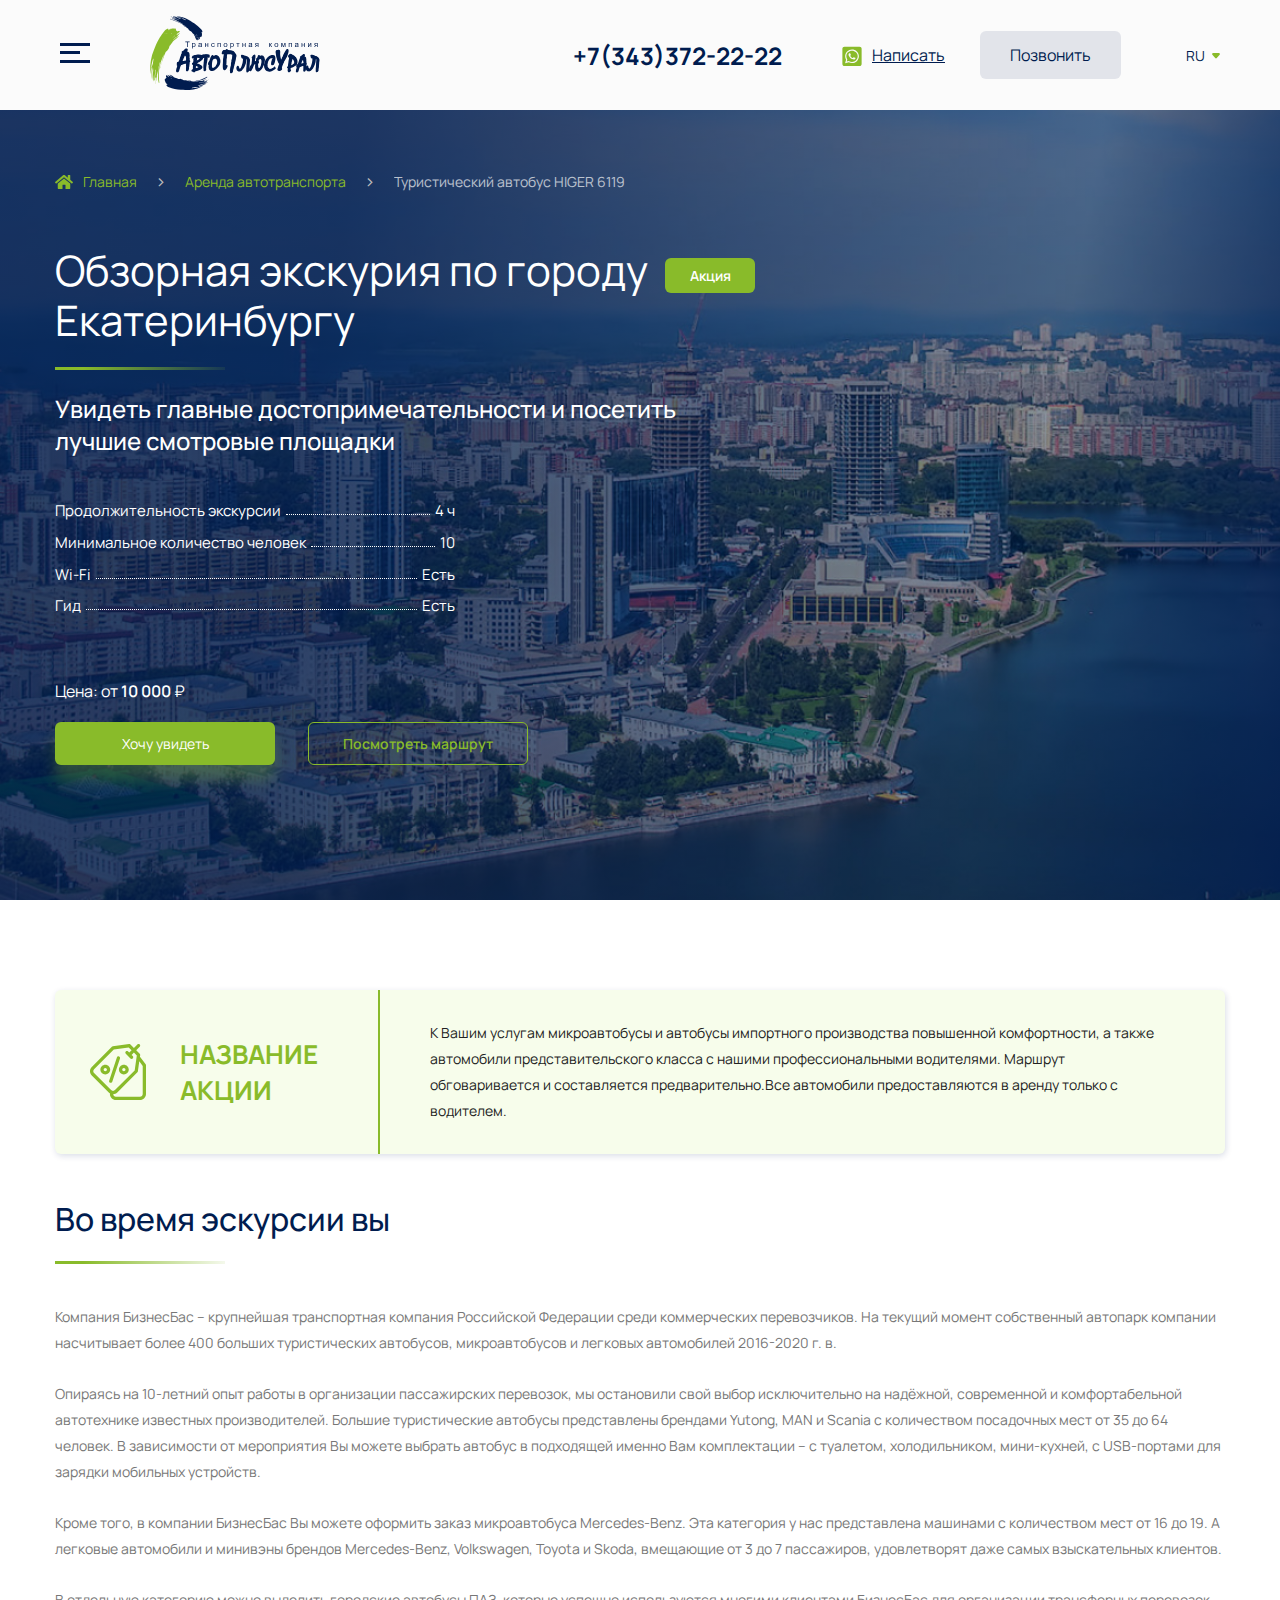
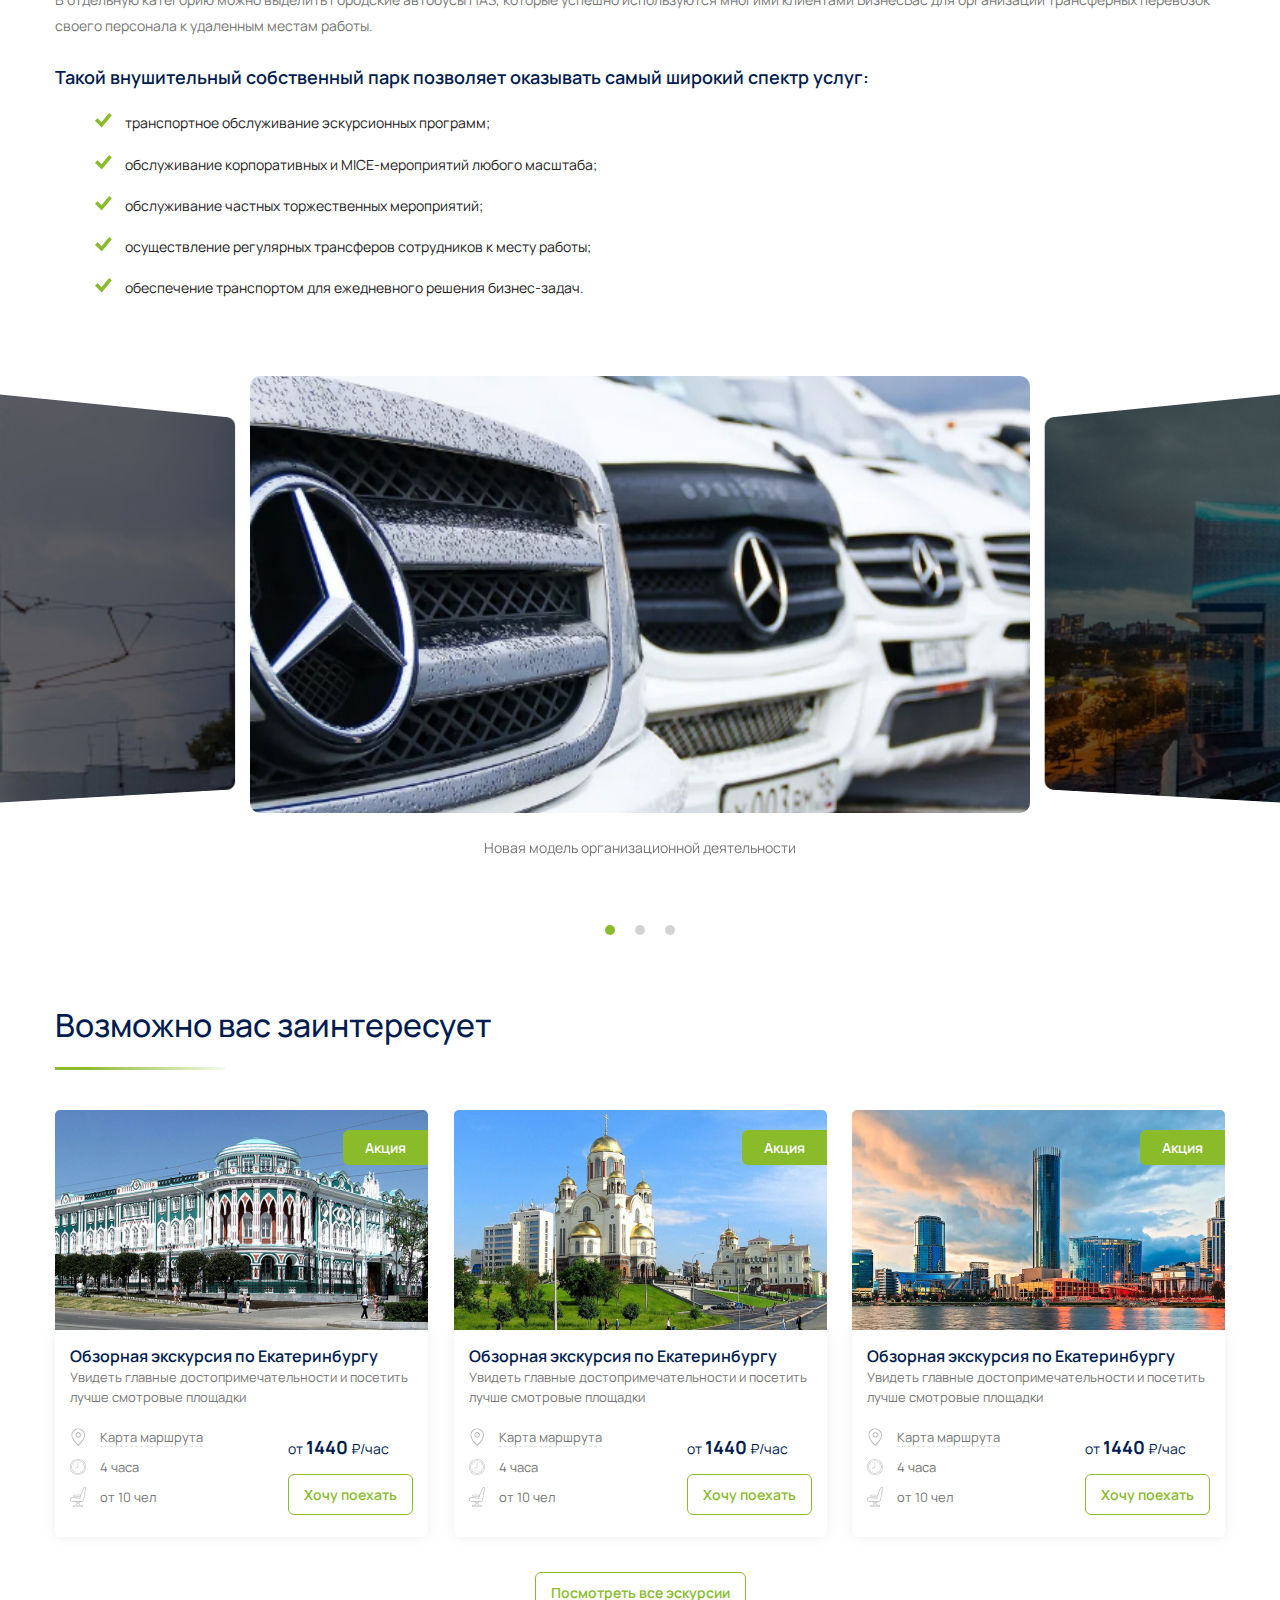
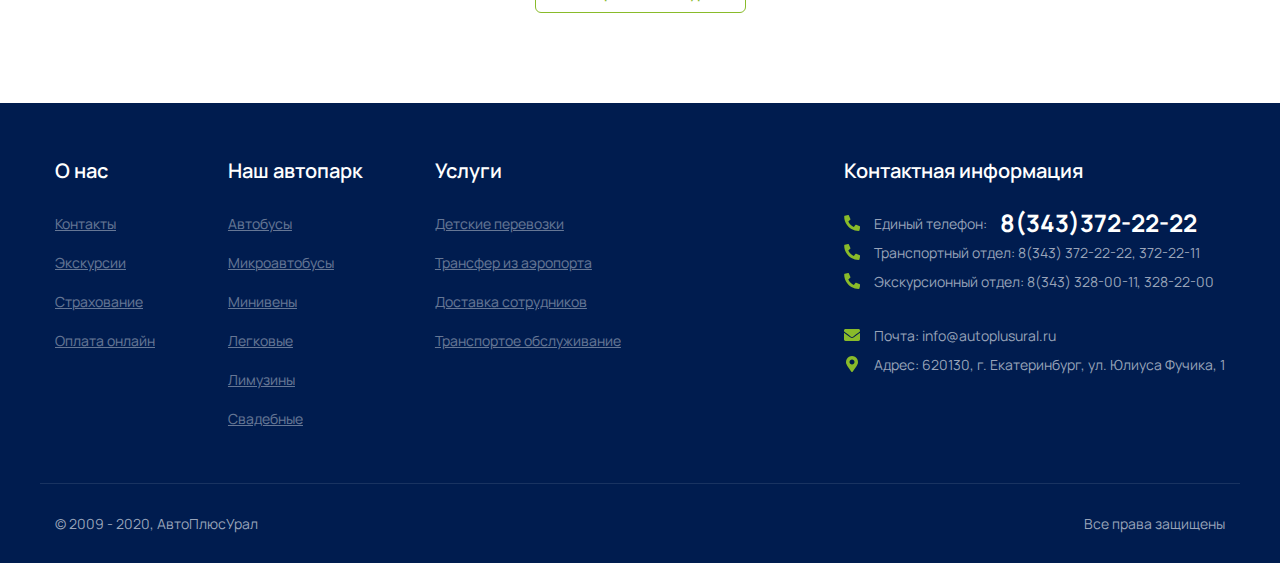
<file: excursion_card.html>
<!DOCTYPE html>
<html lang="en">
<head>
    <meta charset="UTF-8">
    <link rel="stylesheet" href="css/swiper-bundle.min.css">
    <link rel="stylesheet" href="css/jquery.fancybox.min.css">
    <link rel="stylesheet" href="css/style.css">
    <link rel="stylesheet" href="css/responsive.css">
    <meta name="viewport" content="width=device-width">
    <meta http-equiv="X-UA-Compatible" content="IE=edge">
    <title>Экскурсия карточка</title>
</head>

<body>
<header>
    <div class="header_cnt">
        <div class="header_cnt_side">
            <div class="burger_btn">
                <span class="burger-menu-piece"></span>
                <span class="burger-menu-piece"></span>
                <span class="burger-menu-piece"></span>
            </div>

            <a class="logo" href="/">
                <img src="img/logo.svg" alt="АвтоПлюсУрал">
            </a>

            <nav class="header_main_nav">
                <a href="">Аренда транспорта</a>
                <a href="">Экскурсии</a>
                <a href="">Автобусные туры</a>
                <a href="">О компании</a>
                <a href="">Контакты</a>
            </nav>
        </div>

        <div class="header_cnt_side">
            <a class="header_phone" href="tel:+7(343)372-22-22">+7(343)372-22-22</a>

            <a href="/" class="header_wa open_form">Написать</a>

            <a href="#callback" class="header_callback open_modal">Позвонить</a>

            <div class="language_button">
                <div class="curr_lang">RU</div>
                <div class="lang_list">
                    <a href="/" class="lang_option">RU</a>
                    <a href="/" class="lang_option">EN</a>
                    <a href="/" class="lang_option">СHN</a>
                </div>
            </div>
        </div>
    </div>


    <div class="dropdown_menu">

        <div class="header_cnt">
            <div class="dd_menu_cnt">
                <nav class="dd_menu_nav">
                    <a href="/">Наш автопарк</a>
                    <div class="dd_menu_subnav">
                        <a href="/">Автобусы</a>
                        <a href="/">Микроавтобусы</a>
                        <a href="/">Минивены</a>
                        <a href="/">Легковые</a>
                        <a href="/">Лимузины</a>
                        <a href="/">Свадебные</a>
                    </div>
                    <a href="/">Экскурсии</a>
                    <a href="/">Автобусные туры</a>
                    <a href="/">Акции</a>
                    <a href="/">О компании</a>
                </nav>
            </div>

            <div class="dd_menu_cnt">
                <div class="header_cnt_title">Контакты</div>

                <div class="hc_addr_wrap">
                    <div class="hc_addr">г. Екатеринбург, ул. Юлиуса Фучика, 1</div>
                    <p>(Отдельный вход со стороны ул. Юлиуса Фучика, под вывеской «АвтоПлюсУрал») Рады вас слышать 24/7</p>
                </div>

                <div class="hc_tel_wrap">
                    <p>Транспортный <strong>отдел</strong></p>
                    <div class="hc_tel">+7 (343) 372-22-11, 372-22-11</div>
                </div>

                <div class="hc_tel_wrap">
                    <p>Экскурсионный <strong>отдел</strong></p>
                    <div class="hc_tel">+7 (343) 372-22-22, 328-22-00</div>
                </div>

                <a href="/" class="hc_mail">info@autoplusural.ru</a>

                <a href="/" class="header_wa open_form">Пишите нам</a>

                <a href="/" class="hc_file">Скачать реквизиты</a>
            </div>
        </div>
    </div>
</header>


<section class="main_page_hero hero_section exc_pic" style="background-image: url(img/exc_card.jpg);">
    <div class="breadcrumbs exc_bread tour_bread">
        <a href="/" class="bc_home">Главная</a>
        <a href="/">Аренда автотранспорта</a>
        <span>Туристический автобус HIGER 6119</span>
    </div>
    <div class="center_cnt">
        <div class="exc_title">Обзорная экскурия по городу Екатеринбургу</div>
        <div class="exc_subtitle">Увидеть главные достопримечательности и посетить лучшие смотровые площадки</div>
        <div class="exc_params">
            <ul>
                <li>
                    <span>Продолжительность экскурсии</span>
                    <span class="param_dot"></span>
                    <span>4 ч</span>
                </li>
                <li>
                    <span>Минимальное количество человек</span>
                    <span class="param_dot"></span>
                    <span>10</span>
                </li>
                <li>
                    <span>Wi-Fi</span>
                    <span class="param_dot"></span>
                    <span>Есть</span>
                </li>
                <li>
                    <span>Гид</span>
                    <span class="param_dot"></span>
                    <span>Есть</span>
                </li>
            </ul>
            <div class="exc_total">Цена: от <span>10 000</span> ₽</div>
        </div>
        <a href="/" class="btn_green exc_item_btn">Хочу увидеть</a>
        <a href="/" class="btn_transp exc_item_btn">Посмотреть маршрут</a>
    </div>
</section>
<section class="about_page_cnt">
    <div class="center_cnt">
        <div class="cnt_note">
            <div class="cnt_not_icon">
                Название<br> акции
            </div>
            <div class="cnt_note_container">
                <p>К Вашим услугам микроавтобусы и автобусы импортного производства повышенной комфортности, а также автомобили представительского класса с нашими профессиональными водителями. Маршрут обговаривается и составляется предварительно.Все автомобили предоставляются в аренду только с водителем.</p>
            </div>
        </div>


        <h2>Во время эскурсии вы</h2>
        <p>Компания БизнесБас – крупнейшая транспортная компания Российской Федерации среди коммерческих перевозчиков. На текущий момент собственный автопарк компании насчитывает более 400 больших туристических автобусов, микроавтобусов и легковых автомобилей 2016-2020 г. в.
        <p>Опираясь на 10-летний опыт работы в организации пассажирских перевозок, мы остановили свой выбор исключительно на надёжной, современной и комфортабельной автотехнике известных производителей. Большие туристические автобусы представлены брендами Yutong, MAN и Scania с количеством посадочных мест от 35 до 64 человек. В зависимости от мероприятия Вы можете выбрать автобус в
            подходящей именно Вам комплектации – с туалетом, холодильником, мини-кухней, с USB-портами для зарядки мобильных устройств.</p>
        <p>Кроме того, в компании БизнесБас Вы можете оформить заказ микроавтобуса Mercedes-Benz. Эта категория у нас представлена
            машинами с количеством мест от 16 до 19. А легковые автомобили и минивэны брендов Mercedes-Benz, Volkswagen, Toyota и Skoda, вмещающие от 3 до 7 пассажиров, удовлетворят даже самых взыскательных клиентов.</p>
        <p>В отдельную категорию можно выделить городские автобусы ПАЗ, которые успешно используются многими клиентами БизнесБас для организации трансферных перевозок своего персонала к удаленным местам работы.</p>
        <h4>Такой внушительный собственный парк позволяет оказывать самый широкий спектр услуг:</h4>
        <ul>
            <li>транспортное обслуживание эскурсионных программ;</li>
            <li>обслуживание корпоративных и MICE-мероприятий любого масштаба;</li>
            <li>обслуживание частных торжественных мероприятий;</li>
            <li>осуществление регулярных трансферов сотрудников к месту работы;</li>
            <li>обеспечение транспортом для ежедневного решения бизнес-задач.</li>
        </ul>
    </div>
    <div class="swiper-container content_slider">
        <div class="swiper-wrapper">
            <div class="swiper-slide">
                <a data-fancybox="gal"
                   class="cs_bg"
                   href="img/cs1.jpg" style="background-image: url(img/cs1.jpg);"
                   data-caption="Новая модель организационной деятельности">
                </a>
                <p>Новая модель организационной деятельности</p>
            </div>

            <div class="swiper-slide">
                <a data-fancybox="gal"
                   class="cs_bg"
                   href="img/cs2.jpg" style="background-image: url(img/cs2.jpg);"
                   data-caption="Новая модель организационной деятельности">
                </a>
                <p>Новая модель организационной деятельности</p>
            </div>

            <div class="swiper-slide">
                <a data-fancybox="gal"
                   class="cs_bg"
                   href="img/cs3.jpg" style="background-image: url(img/cs3.jpg);"
                   data-caption="Новая модель организационной деятельности">
                </a>
                <p>Новая модель организационной деятельности</p>
            </div>
        </div>

        <div class="swiper-pagination cs_pager"></div>
    </div>
</section>
<section class="related_prods exc_prods">
    <div class="center_cnt">
        <h2>Возможно вас заинтересует</h2>

        <div class="related_exc">
            <div class="related_exc_item">
                <div class="related_exc_img" style="background-image:url(img/exc_img1.jpg)"></div>
                <div class="related_exc_desc">
                    <a href="" class="related_exc_title">Обзорная экскурсия по Екатеринбургу</a>
                    <div class="related_exc_subtitle">Увидеть главные достопримечательности и посетить лучше смотровые площадки</div>
                    <div class="related_exc_stats">
                        <div class="related_exc_stats_adv">
                            <div class="exc_map_card"><a href="">Карта маршрута</a></div>
                            <div class="exc_time">4 часа</div>
                            <div class="exc_seats">от 10 чел</div>
                        </div>
                        <div class="related_exc_stats_price">
                            <div class="rp_price">от <span>1440</span> ₽/час</div>
                            <a class="exc_order" href="/">Хочу поехать</a>
                        </div>
                    </div>
                </div>
            </div>
            <div class="related_exc_item">
                <div class="related_exc_img" style="background-image:url(img/exc_img2.jpg)"></div>
                <div class="related_exc_desc">
                    <a href="" class="related_exc_title">Обзорная экскурсия по Екатеринбургу</a>
                    <div class="related_exc_subtitle">Увидеть главные достопримечательности и посетить лучше смотровые площадки</div>
                    <div class="related_exc_stats">
                        <div class="related_exc_stats_adv">
                            <div class="exc_map_card"><a href="">Карта маршрута</a></div>
                            <div class="exc_time">4 часа</div>
                            <div class="exc_seats">от 10 чел</div>
                        </div>
                        <div class="related_exc_stats_price">
                            <div class="rp_price">от <span>1440</span> ₽/час</div>
                            <a class="exc_order" href="/">Хочу поехать</a>
                        </div>
                    </div>
                </div>
            </div>
            <div class="related_exc_item">
                <div class="related_exc_img" style="background-image:url(img/exc_img3.jpg)"></div>
                <div class="related_exc_desc">
                    <a href="" class="related_exc_title">Обзорная экскурсия по Екатеринбургу</a>
                    <div class="related_exc_subtitle">Увидеть главные достопримечательности и посетить лучше смотровые площадки</div>
                    <div class="related_exc_stats">
                        <div class="related_exc_stats_adv">
                            <div class="exc_map_card"><a href="">Карта маршрута</a></div>
                            <div class="exc_time">4 часа</div>
                            <div class="exc_seats">от 10 чел</div>
                        </div>
                        <div class="related_exc_stats_price">
                            <div class="rp_price">от <span>1440</span> ₽/час</div>
                            <a class="exc_order" href="/">Хочу поехать</a>
                        </div>
                    </div>
                </div>
            </div>
            <a class="exc_other" href="/">Посмотреть все эскурсии</a>
        </div>

    </div>
</section>

<footer>
    <div class="center_cnt">
        <div class="footer_side">
            <nav class="footer_nav">
                <div class="footer_title">О нас</div>
                <a href="/">Контакты</a>
                <a href="/">Экскурсии</a>
                <a href="/">Страхование</a>
                <a href="/">Оплата онлайн</a>
            </nav>

            <nav class="footer_nav">
                <div class="footer_title">Наш автопарк</div>
                <a href="/">Автобусы</a>
                <a href="/">Микроавтобусы</a>
                <a href="/">Минивены</a>
                <a href="/">Легковые</a>
                <a href="/">Лимузины</a>
                <a href="/">Свадебные</a>
            </nav>

            <nav class="footer_nav">
                <div class="footer_title">Услуги</div>
                <a href="/">Детские перевозки</a>
                <a href="/">Трансфер из аэропорта</a>
                <a href="/">Доставка сотрудников</a>
                <a href="/">Транспортое обслуживание</a>
            </nav>
        </div>

        <div class="footer_side">
            <div class="footer_title">Контактная информация</div>
            <div class="footer_contact_phones">
                <div class="footer_contact_item phone">Единый телефон: <a href="">8(343)372-22-22</a></div>
                <div class="footer_contact_item phone">Транспортный отдел: 8(343) 372-22-22, 372-22-11</div>
                <div class="footer_contact_item phone">Экскурсионный отдел: 8(343) 328-00-11, 328-22-00</div>
            </div>

            <div class="footer_contact_item mail">Почта: info@autoplusural.ru</div>
            <div class="footer_contact_item map">Адрес: 620130, г. Екатеринбург, ул. Юлиуса Фучика, 1</div>
        </div>

        <a href="#" class="footer_scroll_top">Вернуться наверх</a>
    </div>

    <div class="center_cnt">
        <div class="footer_plain_text">© 2009 - 2020, АвтоПлюсУрал</div>
        <div class="footer_plain_text">Все права защищены</div>
    </div>
</footer>

<div class="overlay">
    <div class="modal_window callback_form" id="callback">
        <div class="modal_close">
            <img src="img/close.svg" alt="">
        </div>

        <form>
            <div class="modal_title">Мы вам перезвоним<br> и обо всём договоримся</div>
            <div class="form_cnt">
                <div class="form_itself">
                    <div class="cf_inputs">
                        <input type="text" class="cf_name" placeholder="Ваше имя">
                        <input type="phone" class="cf_phone" placeholder="Телефон">
                        <div class="cf_btns">
                            <button type="submit" class="cf_send btn_green">Отправить</button>
                            <div class="form_element">
                                <input type="checkbox" class="custom-checkbox" id="callback_agree">
                                <label for="callback_agree">Я даю согласие на обработку персональных данных</label>
                            </div>
                        </div>
                    </div>
                </div>

                <!--             <div class="thank_you">
                              <p>Будем рады видеть вас на экскурсии.</p>
                            </div> -->
            </div>
        </form>
    </div>
</div>

<script src="js/jquery.min.js"></script>
<script src="js/jquery.fancybox.min.js"></script>
<script src="js/swiper-bundle.min.js"></script>
<script src="js/main.js"></script>

</body>
</html>
</file>
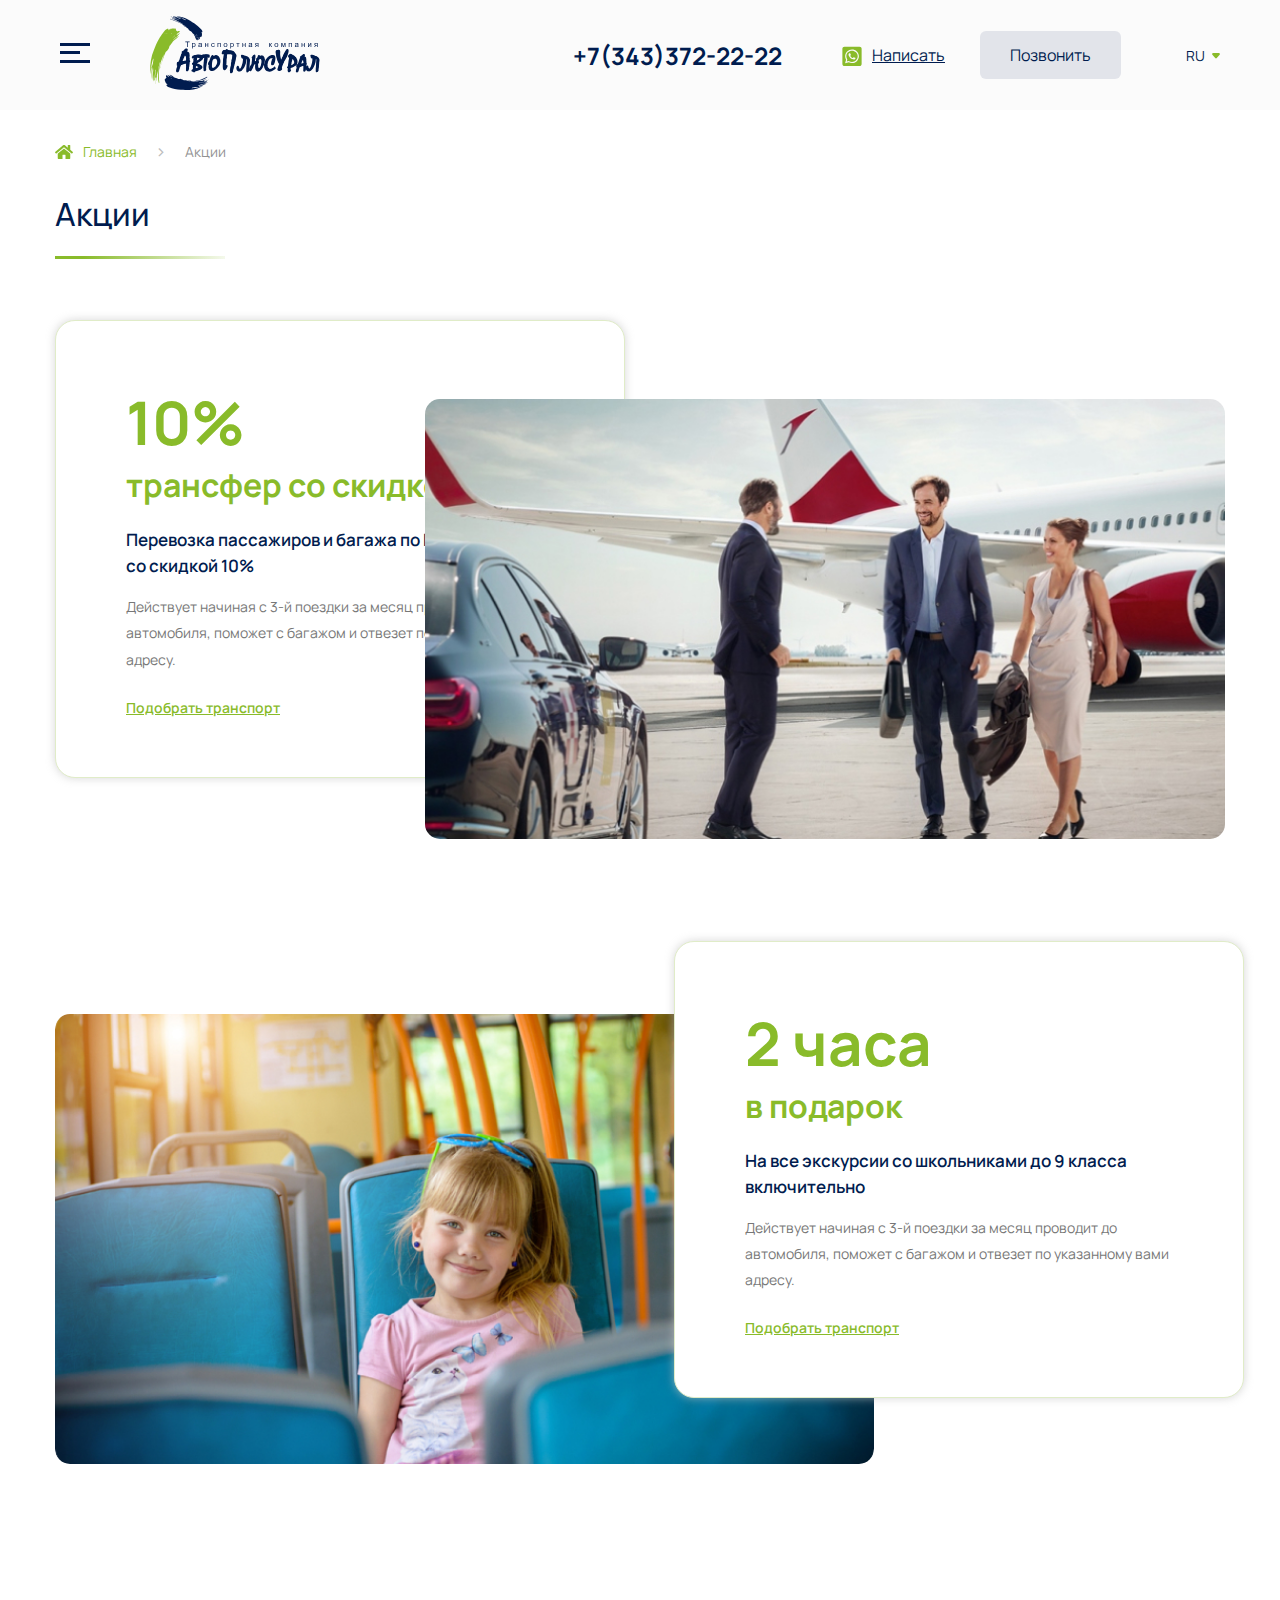
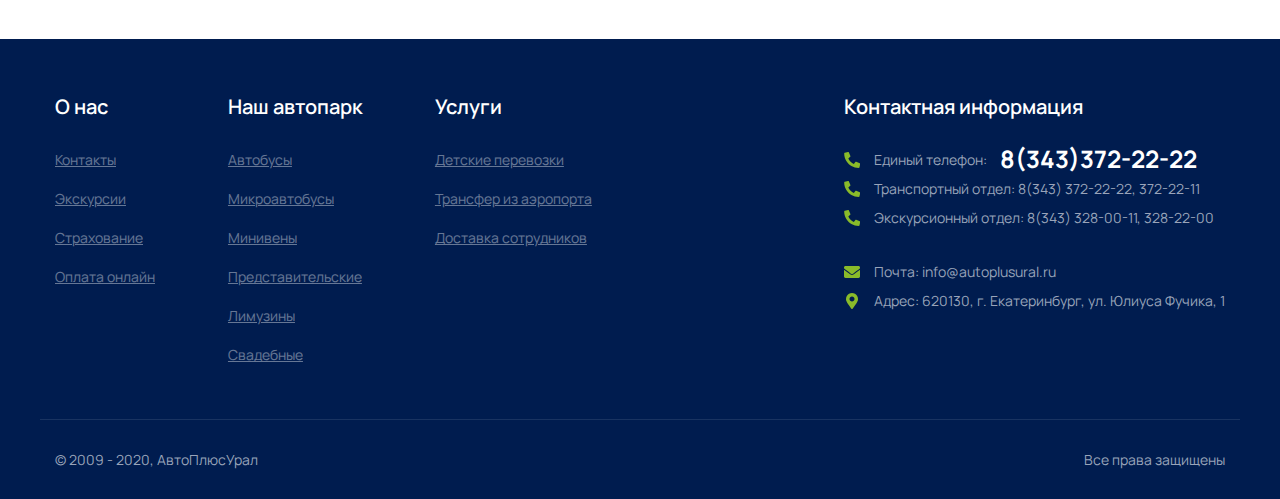
<file: promo.html>
<!DOCTYPE html>
<html lang="en">
<head>
  <meta charset="UTF-8">
  <link rel="stylesheet" href="css/swiper-bundle.min.css">
  <link rel="stylesheet" href="css/jquery.fancybox.min.css">
  <link rel="stylesheet" href="css/jquery-ui.css">
  <link rel="stylesheet" href="css/style.css">
  <link rel="stylesheet" href="css/responsive.css">
  <meta name="viewport" content="width=device-width">
  <meta http-equiv="X-UA-Compatible" content="IE=edge">
  <title>Акции</title>
</head>

<body>
<header>
  <div class="header_cnt">
    <div class="header_cnt_side">
      <div class="burger_btn">
        <span class="burger-menu-piece"></span>
        <span class="burger-menu-piece"></span>
        <span class="burger-menu-piece"></span>
      </div>

      <a class="logo" href="/">
        <img src="img/logo.svg" alt="АвтоПлюсУрал">
      </a>

      <nav class="header_main_nav">
        <a href="">Аренда автобусов</a>
        <a href="">Экскурсии</a>
        <a href="">Автобусные туры</a>
        <a href="">О компании</a>
        <a href="">Контакты</a>
      </nav>
    </div>

    <div class="header_cnt_side">
      <a class="header_phone" href="tel:+7(343)372-22-22">+7(343)372-22-22</a>

      <a href="/" class="header_wa open_form">Написать</a>

      <a href="#callback" class="header_callback open_modal">Позвонить</a>

      <div class="language_button">
        <div class="curr_lang">RU</div>
        <div class="lang_list">
          <a href="/" class="lang_option">RU</a>
          <a href="/" class="lang_option">EN</a>
        </div>
      </div>
    </div>
  </div>


  <div class="dropdown_menu">

    <div class="header_cnt">
      <div class="dd_menu_cnt">
        <nav class="dd_menu_nav">
          <a href="/">Наш автопарк</a>
          <div class="dd_menu_subnav">
            <a href="/">Автобусы</a>
            <a href="/">Микроавтобусы</a>
            <a href="/">Минивены</a>
            <a href="/">Представительские</a>
            <a href="/">Лимузины</a>
            <a href="/">Свадебные</a>
          </div>
          <a href="/">Экскурсии</a>
          <a href="/">Автобусные туры</a>
          <a href="/">Акции</a>
          <a href="/">О компании</a>
        </nav>
      </div>

      <div class="dd_menu_cnt">
        <div class="header_cnt_title">Контакты</div>

        <div class="hc_addr_wrap">
          <div class="hc_addr">г. Екатеринбург, ул. Юлиуса Фучика, 1</div>
          <p>(Отдельный вход со стороны ул. Юлиуса Фучика, под вывеской «АвтоПлюсУрал») Рады вас слышать 24/7</p>
        </div>

        <div class="hc_tel_wrap">
          <p>Транспортный <strong>отдел</strong></p>
          <div class="hc_tel">+7 (343) 372-22-11, 372-22-11</div>
        </div>

        <div class="hc_tel_wrap">
          <p>Экскурсионный <strong>отдел</strong></p>
          <div class="hc_tel">+7 (343) 372-22-22, 328-22-00</div>
        </div>

        <a href="/" class="hc_mail">info@autoplusural.ru</a>

        <a href="/" class="header_wa open_form">Пишите нам</a>

        <a href="/" class="hc_file">Скачать реквизиты</a>
      </div>
    </div>
  </div>
</header>

<div class="breadcrumbs">
  <div class="center_cnt">
    <a href="/" class="bc_home">Главная</a>
    <span>Акции</span>
  </div>
</div>

<section class="cnt_page">
  <div class="center_cnt">
    <h1>Акции</h1>
    <div class="promo_list">
      <div class="promo_list_item">
        <div class="promo_list_item_img" style="background-image: url(img/promo_1.jpg);"></div>
        <div class="promo_list_item_cnt">
          <div class="promo_list_item_title">10%</div>
          <div class="promo_list_item_subtitle">трансфер со скидкой</div>
          <div class="promo_list_item_desc">Перевозка пассажиров и багажа по Екатеринбургу со скидкой 10%</div>
          <p>Действует начиная с 3-й поездки за месяц проводит до автомобиля, поможет с багажом и отвезет по указанному вами адресу.</p>
          <a href="">Подобрать транспорт</a>
        </div>
      </div>
      <div class="promo_list_item">
        <div class="promo_list_item_img" style="background-image: url(img/promo_2.jpg);"></div>
        <div class="promo_list_item_cnt">
          <div class="promo_list_item_title">2 часа</div>
          <div class="promo_list_item_subtitle">в подарок</div>
          <div class="promo_list_item_desc">На все экскурсии со школьниками до 9 класса включительно</div>
          <p>Действует начиная с 3-й поездки за месяц проводит до автомобиля, поможет с багажом и отвезет по указанному вами адресу.</p>
          <a href="">Подобрать транспорт</a>
        </div>
      </div>
    </div>


  </div>
</section>

<footer>
  <div class="center_cnt">
    <div class="footer_side">
      <nav class="footer_nav">
        <div class="footer_title">О нас</div>
        <a href="/">Контакты</a>
        <a href="/">Экскурсии</a>
        <a href="/">Страхование</a>
        <a href="/">Оплата онлайн</a>
      </nav>

      <nav class="footer_nav">
        <div class="footer_title">Наш автопарк</div>
        <a href="/">Автобусы</a>
        <a href="/">Микроавтобусы</a>
        <a href="/">Минивены</a>
        <a href="/">Представительские</a>
        <a href="/">Лимузины</a>
        <a href="/">Свадебные</a>
      </nav>

      <nav class="footer_nav">
        <div class="footer_title">Услуги</div>
        <a href="/">Детские перевозки</a>
        <a href="/">Трансфер из аэропорта</a>
        <a href="/">Доставка сотрудников</a>
      </nav>
    </div>

    <div class="footer_side">
      <div class="footer_title">Контактная информация</div>
      <div class="footer_contact_phones">
        <div class="footer_contact_item phone">Единый телефон: <a href="">8(343)372-22-22</a></div>
        <div class="footer_contact_item phone">Транспортный отдел: 8(343) 372-22-22, 372-22-11</div>
        <div class="footer_contact_item phone">Экскурсионный отдел: 8(343) 328-00-11, 328-22-00</div>
      </div>

      <div class="footer_contact_item mail">Почта: info@autoplusural.ru</div>
      <div class="footer_contact_item map">Адрес: 620130, г. Екатеринбург, ул. Юлиуса Фучика, 1</div>
    </div>

    <a href="#" class="footer_scroll_top">Вернуться наверх</a>
  </div>

  <div class="center_cnt">
    <div class="footer_plain_text">© 2009 - 2020, АвтоПлюсУрал</div>
    <div class="footer_plain_text">Все права защищены</div>
  </div>
</footer>

<div class="overlay">
  <div class="modal_window callback_form" id="callback">
    <div class="modal_close">
      <img src="img/close.svg" alt="">
    </div>

    <form>
      <div class="modal_title">Мы вам перезвоним<br> и обо всём договоримся</div>
      <div class="form_cnt">
        <div class="form_itself">
          <div class="cf_inputs">
            <input type="text" class="cf_name" placeholder="Ваше имя">
            <input type="phone" class="cf_phone" placeholder="Телефон">
            <div class="cf_btns">
              <button type="submit" class="cf_send btn_green">Отправить</button>
              <div class="form_element">
                <input type="checkbox" class="custom-checkbox" id="callback_agree">
                <label for="callback_agree">Я даю согласие на обработку персональных данных</label>
              </div>
            </div>
          </div>
        </div>

        <!--             <div class="thank_you">
                      <p>Будем рады видеть вас на экскурсии.</p>
                    </div> -->
      </div>
    </form>
  </div>
</div>

<script src="js/jquery.min.js"></script>
<script src="js/jquery.fancybox.min.js"></script>
<script src="js/swiper-bundle.min.js"></script>
<script src="js/jquery-ui.min.js"></script>
<script src="js/main.js"></script>
</body>
</html>
</file>
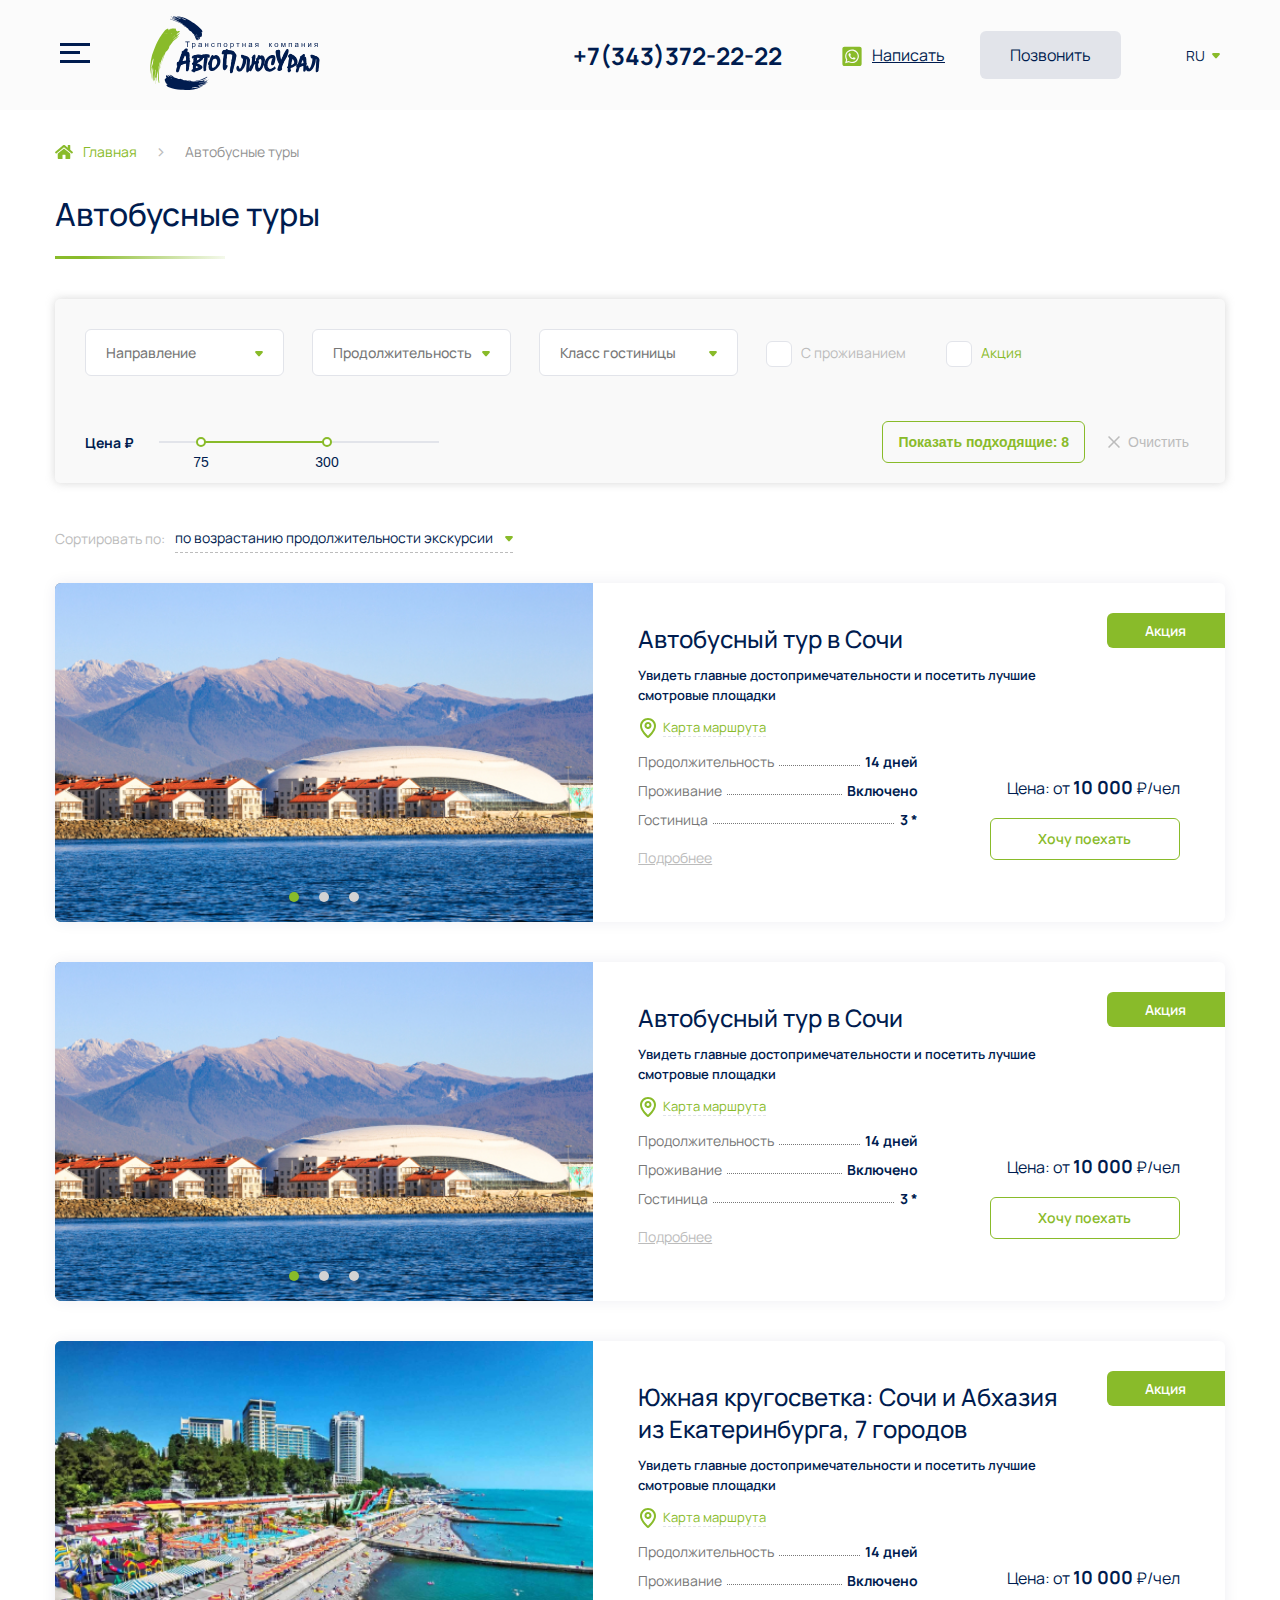
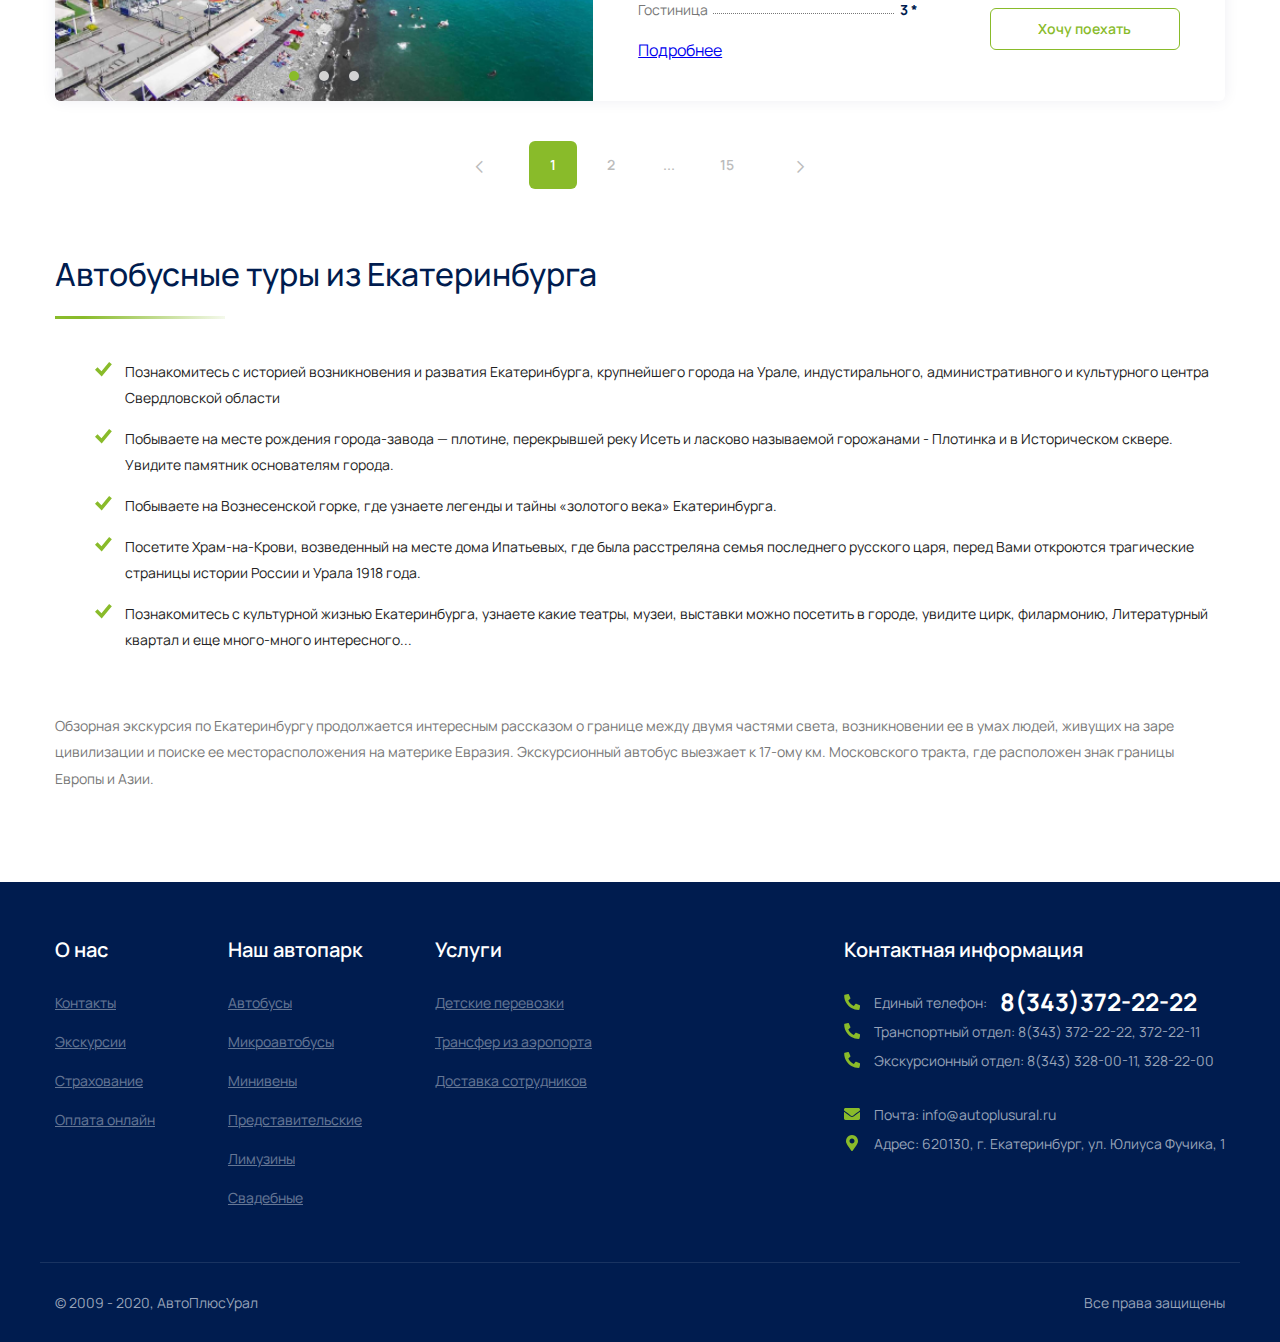
<file: tour.html>
<!DOCTYPE html>
<html lang="en">
<head>
  <meta charset="UTF-8">
  <link rel="stylesheet" href="css/swiper-bundle.min.css">
  <link rel="stylesheet" href="css/jquery.fancybox.min.css">
  <link rel="stylesheet" href="css/jquery-ui.css">
  <link rel="stylesheet" href="css/style.css">
  <link rel="stylesheet" href="css/responsive.css">
  <meta name="viewport" content="width=device-width">
  <meta http-equiv="X-UA-Compatible" content="IE=edge">
  <title>Автобусные туры</title>
</head>

<body>
<header>
  <div class="header_cnt">
    <div class="header_cnt_side">
      <div class="burger_btn">
        <span class="burger-menu-piece"></span>
        <span class="burger-menu-piece"></span>
        <span class="burger-menu-piece"></span>
      </div>

      <a class="logo" href="/">
        <img src="img/logo.svg" alt="АвтоПлюсУрал">
      </a>

      <nav class="header_main_nav">
        <a href="">Аренда автобусов</a>
        <a href="">Экскурсии</a>
        <a href="">Автобусные туры</a>
        <a href="">О компании</a>
        <a href="">Контакты</a>
      </nav>
    </div>

    <div class="header_cnt_side">
      <a class="header_phone" href="tel:+7(343)372-22-22">+7(343)372-22-22</a>

      <a href="/" class="header_wa open_form">Написать</a>

      <a href="#callback" class="header_callback open_modal">Позвонить</a>

      <div class="language_button">
        <div class="curr_lang">RU</div>
        <div class="lang_list">
          <a href="/" class="lang_option">RU</a>
          <a href="/" class="lang_option">EN</a>
        </div>
      </div>
    </div>
  </div>


  <div class="dropdown_menu">

    <div class="header_cnt">
      <div class="dd_menu_cnt">
        <nav class="dd_menu_nav">
          <a href="/">Наш автопарк</a>
          <div class="dd_menu_subnav">
            <a href="/">Автобусы</a>
            <a href="/">Микроавтобусы</a>
            <a href="/">Минивены</a>
            <a href="/">Представительские</a>
            <a href="/">Лимузины</a>
            <a href="/">Свадебные</a>
          </div>
          <a href="/">Экскурсии</a>
          <a href="/">Автобусные туры</a>
          <a href="/">Акции</a>
          <a href="/">О компании</a>
        </nav>
      </div>

      <div class="dd_menu_cnt">
        <div class="header_cnt_title">Контакты</div>

        <div class="hc_addr_wrap">
          <div class="hc_addr">г. Екатеринбург, ул. Юлиуса Фучика, 1</div>
          <p>(Отдельный вход со стороны ул. Юлиуса Фучика, под вывеской «АвтоПлюсУрал») Рады вас слышать 24/7</p>
        </div>

        <div class="hc_tel_wrap">
          <p>Транспортный <strong>отдел</strong></p>
          <div class="hc_tel">+7 (343) 372-22-11, 372-22-11</div>
        </div>

        <div class="hc_tel_wrap">
          <p>Экскурсионный <strong>отдел</strong></p>
          <div class="hc_tel">+7 (343) 372-22-22, 328-22-00</div>
        </div>

        <a href="/" class="hc_mail">info@autoplusural.ru</a>

        <a href="/" class="header_wa open_form">Пишите нам</a>

        <a href="/" class="hc_file">Скачать реквизиты</a>
      </div>
    </div>
  </div>
</header>

<div class="breadcrumbs">
  <div class="center_cnt">
    <a href="/" class="bc_home">Главная</a>
    <span>Автобусные туры</span>
  </div>
</div>

<section class="cnt_page">
  <div class="center_cnt">
    <h1>Автобусные туры</h1>

    <div class="catalog_filter">
      <form class="catalog_filter_body">
        <div class="cat_filter_row ">
          <div class="custom_select">
            <div class="cs_current_option">Направление</div>
            <div class="cs_options_list">
              <div class="cs_option">На юг</div>
              <div class="cs_option">На север</div>
            </div>
          </div>

          <div class="custom_select">
            <div class="cs_current_option">Продолжительность</div>
            <div class="cs_options_list">
              <div class="cs_option">7 дней</div>
              <div class="cs_option">14 дней</div>
              <div class="cs_option">21 день</div>
            </div>
          </div>

          <div class="custom_select">
            <div class="cs_current_option">Класс гостиницы</div>
            <div class="cs_options_list">
              <div class="cs_option">3*</div>
              <div class="cs_option">4*</div>
              <div class="cs_option">5*</div>
            </div>
          </div>

          <div class="form_element">
            <input type="checkbox" class="custom-checkbox" id="mphf2">
            <label for="mphf2">С проживанием</label>
          </div>
          <div class="form_element">
            <input type="checkbox" class="custom-checkbox" id="mphf1">
            <label id="promo" for="mphf1">Акция</label>
          </div>

        </div>

        <div class="cat_filter_row serv_filter_row exc_tour_filter_row">
          <div class="form_element price_slider_container exc_tour_price_slider">
            <label>Цена ₽</label>
            <div class="price_slider"></div>
          </div>
          <div>
            <button type="submit" class="cat_filter_submit">Показать подходящие: <span>8</span></button>
            <button class="cat_filter_reset">Очистить</button>
          </div>
        </div>
      </form>
    </div>

    <div class="catalog_sort_container">
      Сортировать по:
      <div class="catalog_sort">
        <div class="curr_sort">по возрастанию продолжительности экскурсии</div>
        <div class="sort_list">
          <a href="/" class="sort_option">по убыванию продолжительности экскурсии</a>
        </div>
      </div>
    </div>

    <div class="catalog_container">

      <div class="catalog_item">
        <div class="cat_item_gal">
          <div class="cat_item_gal_imgs">
            <div class="cat_item_gal_img" style="background-image: url(img/tour_pic.jpg);"></div>
            <div class="cat_item_gal_img" style="background-image: url(img/tour_pic.jpg);"></div>
            <div class="cat_item_gal_img" style="background-image: url(img/tour_pic_2.jpg);"></div>
          </div>

          <div class="cat_item_controls">
              <div class="cat_item_arr prev"></div>
              <div class="cat_item_arr next"></div>
          </div>

          <div class="cat_item_gal_pager"></div>
        </div>

        <div class="exc_item_cnt">
          <a href="/" class="exc_item_title">Автобусный тур в Сочи</a>
          <div class="exc_item_subtitle">Увидеть главные достопримечательности и посетить лучшие смотровые площадки</div>
          <a href="#" class="exc_map">Карта маршрута</a>
          <div class="cat_item_props">
            <div class="cat_item_params">
              <ul>
                <li>
                  <span>Продолжительность</span>
                  <span>14 дней</span>
                </li>

                <li>
                  <span>Проживание</span>
                  <span>Включено</span>
                </li>

                <li>
                  <span>Гостиница</span>
                  <span>3 *</span>
                </li>
              </ul>
              <a class="cat_item_detail_button" href="/">Подробнее</a>
            </div>

            <div class="exc_item_info">
              <div class="cat_item_price">Цена: от <span>10 000</span> ₽/чел</div>
              <a href="/" class="cat_item_order open_modal">Хочу поехать</a>
            </div>
          </div>
        </div>
      </div>

      <div class="catalog_item">
        <div class="cat_item_gal">
          <div class="cat_item_gal_imgs">
            <div class="cat_item_gal_img" style="background-image: url(img/tour_pic.jpg);"></div>
            <div class="cat_item_gal_img" style="background-image: url(img/tour_pic.jpg);"></div>
            <div class="cat_item_gal_img" style="background-image: url(img/tour_pic_2.jpg);"></div>
          </div>

          <div class="cat_item_controls">
              <div class="cat_item_arr prev"></div>
              <div class="cat_item_arr next"></div>
          </div>

          <div class="cat_item_gal_pager"></div>
        </div>

        <div class="exc_item_cnt">
          <a href="/" class="exc_item_title">Автобусный тур в Сочи</a>
          <div class="exc_item_subtitle">Увидеть главные достопримечательности и посетить лучшие смотровые площадки</div>
          <a href="#" class="exc_map">Карта маршрута</a>
          <div class="cat_item_props">
            <div class="cat_item_params">
              <ul>
                <li>
                  <span>Продолжительность</span>
                  <span>14 дней</span>
                </li>

                <li>
                  <span>Проживание</span>
                  <span>Включено</span>
                </li>

                <li>
                  <span>Гостиница</span>
                  <span>3 *</span>
                </li>
              </ul>
              <a class="cat_item_detail_button" href="/">Подробнее</a>
            </div>

            <div class="exc_item_info">
              <div class="cat_item_price">Цена: от <span>10 000</span> ₽/чел</div>
              <a href="/" class="cat_item_order open_modal">Хочу поехать</a>
            </div>
          </div>
        </div>
      </div>

      <div class="catalog_item">
        <div class="cat_item_gal">
          <div class="cat_item_gal_imgs">
            <div class="cat_item_gal_img" style="background-image: url(img/tour_pic_2.jpg);"></div>
            <div class="cat_item_gal_img" style="background-image: url(img/tour_pic.jpg);"></div>
            <div class="cat_item_gal_img" style="background-image: url(img/excursion.png);"></div>
          </div>

          <div class="cat_item_controls">
              <div class="cat_item_arr prev"></div>
              <div class="cat_item_arr next"></div>
          </div>

          <div class="cat_item_gal_pager"></div>
        </div>

        <div class="exc_item_cnt">
          <a href="/" class="exc_item_title">Южная кругосветка: Сочи и Абхазия из Екатеринбурга, 7 городов</a>
          <div class="exc_item_subtitle">Увидеть главные достопримечательности и посетить лучшие смотровые площадки</div>
          <a href="#" class="exc_map">Карта маршрута</a>
          <div class="cat_item_props">
            <div class="cat_item_params">
              <ul>
                <li>
                  <span>Продолжительность</span>
                  <span>14 дней</span>
                </li>

                <li>
                  <span>Проживание</span>
                  <span>Включено</span>
                </li>

                <li>
                  <span>Гостиница</span>
                  <span>3 *</span>
                </li>
              </ul>
              <a href="/">Подробнее</a>
            </div>

            <div class="exc_item_info">
              <div class="cat_item_price">Цена: от <span>10 000</span> ₽/чел</div>
              <a href="/" class="cat_item_order open_modal">Хочу поехать</a>
            </div>
          </div>
        </div>
      </div>

    </div>

    <div class="pagination">
      <a href="/" class="prev"><</a>
      <div class="pagination_items">
        <a href="/" class="page active">1</a>
        <a href="/" class="page">2</a>
        <span>...</span>
        <a href="/" class="page">15</a>
      </div>
      <a href="/" class="next">></a>
    </div>

    <h2>Автобусные туры из Екатеринбурга</h2>

    <ul>
      <li>Познакомитесь с историей возникновения и разватия Екатеринбурга, крупнейшего города на Урале, индустирального, административного и культурного центра Свердловской области</li>
      <li>Побываете на месте рождения города-завода — плотине, перекрывшей реку Исеть и ласково называемой горожанами - Плотинка и в Историческом сквере. Увидите памятник основателям города. </li>
      <li>Побываете на Вознесенской горке, где узнаете легенды и тайны «золотого века» Екатеринбурга. </li>
      <li>Посетите Храм-на-Крови, возведенный на месте дома Ипатьевых, где была расстреляна семья последнего русского царя, перед Вами откроются трагические страницы истории России и Урала 1918 года. </li>
      <li>Познакомитесь с культурной жизнью Екатеринбурга, узнаете какие театры, музеи, выставки можно посетить в городе, увидите цирк, филармонию, Литературный квартал и еще много-много интересного...</li>
    </ul>

    <p>Обзорная экскурсия по Екатеринбургу продолжается интересным рассказом о границе между двумя частями света, возникновении ее в умах людей, живущих на заре цивилизации и поиске ее месторасположения на материке Евразия. Экскурсионный автобус выезжает к 17-ому км. Московского тракта, где расположен знак границы Европы и Азии.</p>
  </div>
</section>

<footer>
  <div class="center_cnt">
    <div class="footer_side">
      <nav class="footer_nav">
        <div class="footer_title">О нас</div>
        <a href="/">Контакты</a>
        <a href="/">Экскурсии</a>
        <a href="/">Страхование</a>
        <a href="/">Оплата онлайн</a>
      </nav>

      <nav class="footer_nav">
        <div class="footer_title">Наш автопарк</div>
        <a href="/">Автобусы</a>
        <a href="/">Микроавтобусы</a>
        <a href="/">Минивены</a>
        <a href="/">Представительские</a>
        <a href="/">Лимузины</a>
        <a href="/">Свадебные</a>
      </nav>

      <nav class="footer_nav">
        <div class="footer_title">Услуги</div>
        <a href="/">Детские перевозки</a>
        <a href="/">Трансфер из аэропорта</a>
        <a href="/">Доставка сотрудников</a>
      </nav>
    </div>

    <div class="footer_side">
      <div class="footer_title">Контактная информация</div>
      <div class="footer_contact_phones">
        <div class="footer_contact_item phone">Единый телефон: <a href="">8(343)372-22-22</a></div>
        <div class="footer_contact_item phone">Транспортный отдел: 8(343) 372-22-22, 372-22-11</div>
        <div class="footer_contact_item phone">Экскурсионный отдел: 8(343) 328-00-11, 328-22-00</div>
      </div>

      <div class="footer_contact_item mail">Почта: info@autoplusural.ru</div>
      <div class="footer_contact_item map">Адрес: 620130, г. Екатеринбург, ул. Юлиуса Фучика, 1</div>
    </div>

    <a href="#" class="footer_scroll_top">Вернуться наверх</a>
  </div>

  <div class="center_cnt">
    <div class="footer_plain_text">© 2009 - 2020, АвтоПлюсУрал</div>
    <div class="footer_plain_text">Все права защищены</div>
  </div>
</footer>

<div class="overlay">
  <div class="modal_window callback_form" id="callback">
    <div class="modal_close">
      <img src="img/close.svg" alt="">
    </div>

    <form>
      <div class="modal_title">Мы вам перезвоним<br> и обо всём договоримся</div>
      <div class="form_cnt">
        <div class="form_itself">
          <div class="cf_inputs">
            <input type="text" class="cf_name" placeholder="Ваше имя">
            <input type="phone" class="cf_phone" placeholder="Телефон">
            <div class="cf_btns">
              <button type="submit" class="cf_send btn_green">Отправить</button>
              <div class="form_element">
                <input type="checkbox" class="custom-checkbox" id="callback_agree">
                <label for="callback_agree">Я даю согласие на обработку персональных данных</label>
              </div>
            </div>
          </div>
        </div>

        <!--             <div class="thank_you">
                      <p>Будем рады видеть вас на экскурсии.</p>
                    </div> -->
      </div>
    </form>
  </div>
</div>

<script src="js/jquery.min.js"></script>
<script src="js/jquery.fancybox.min.js"></script>
<script src="js/swiper-bundle.min.js"></script>
<script src="js/jquery-ui.min.js"></script>
<script src="js/main.js"></script>
</body>
</html>
</file>
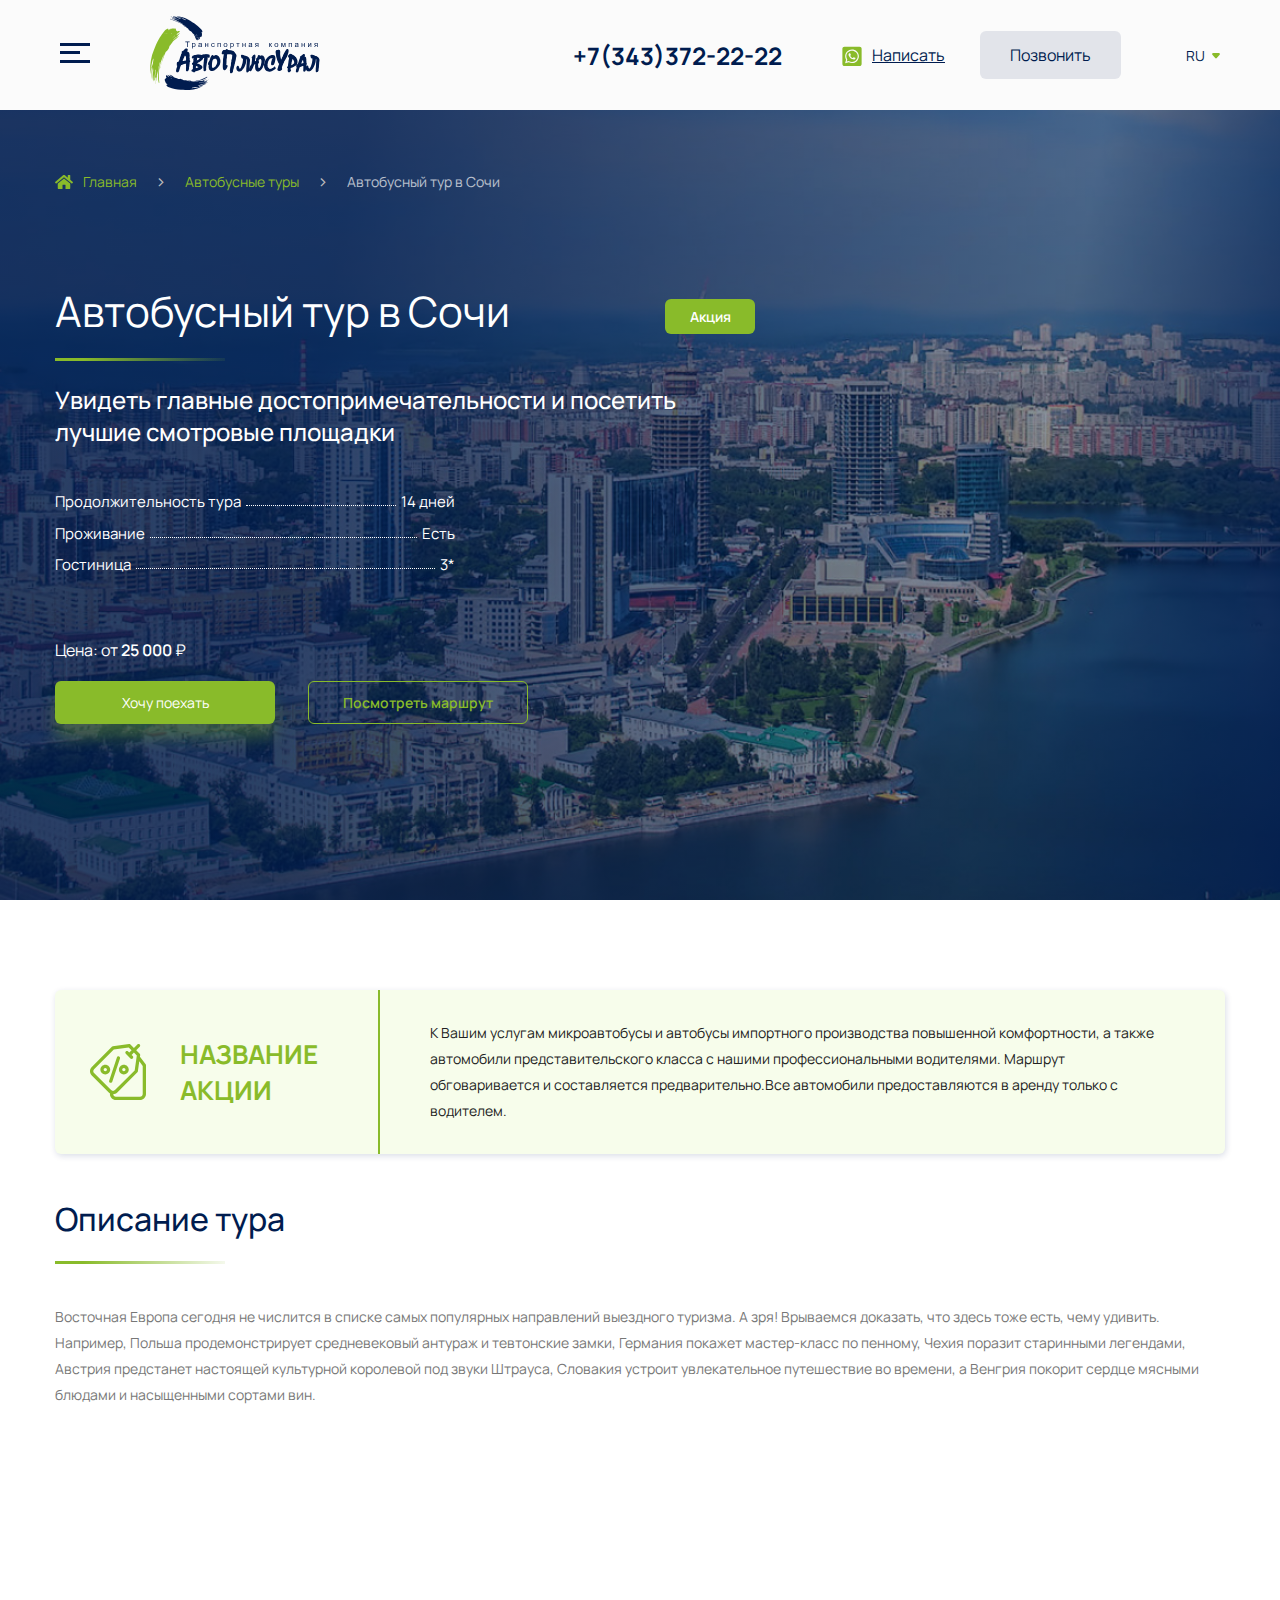
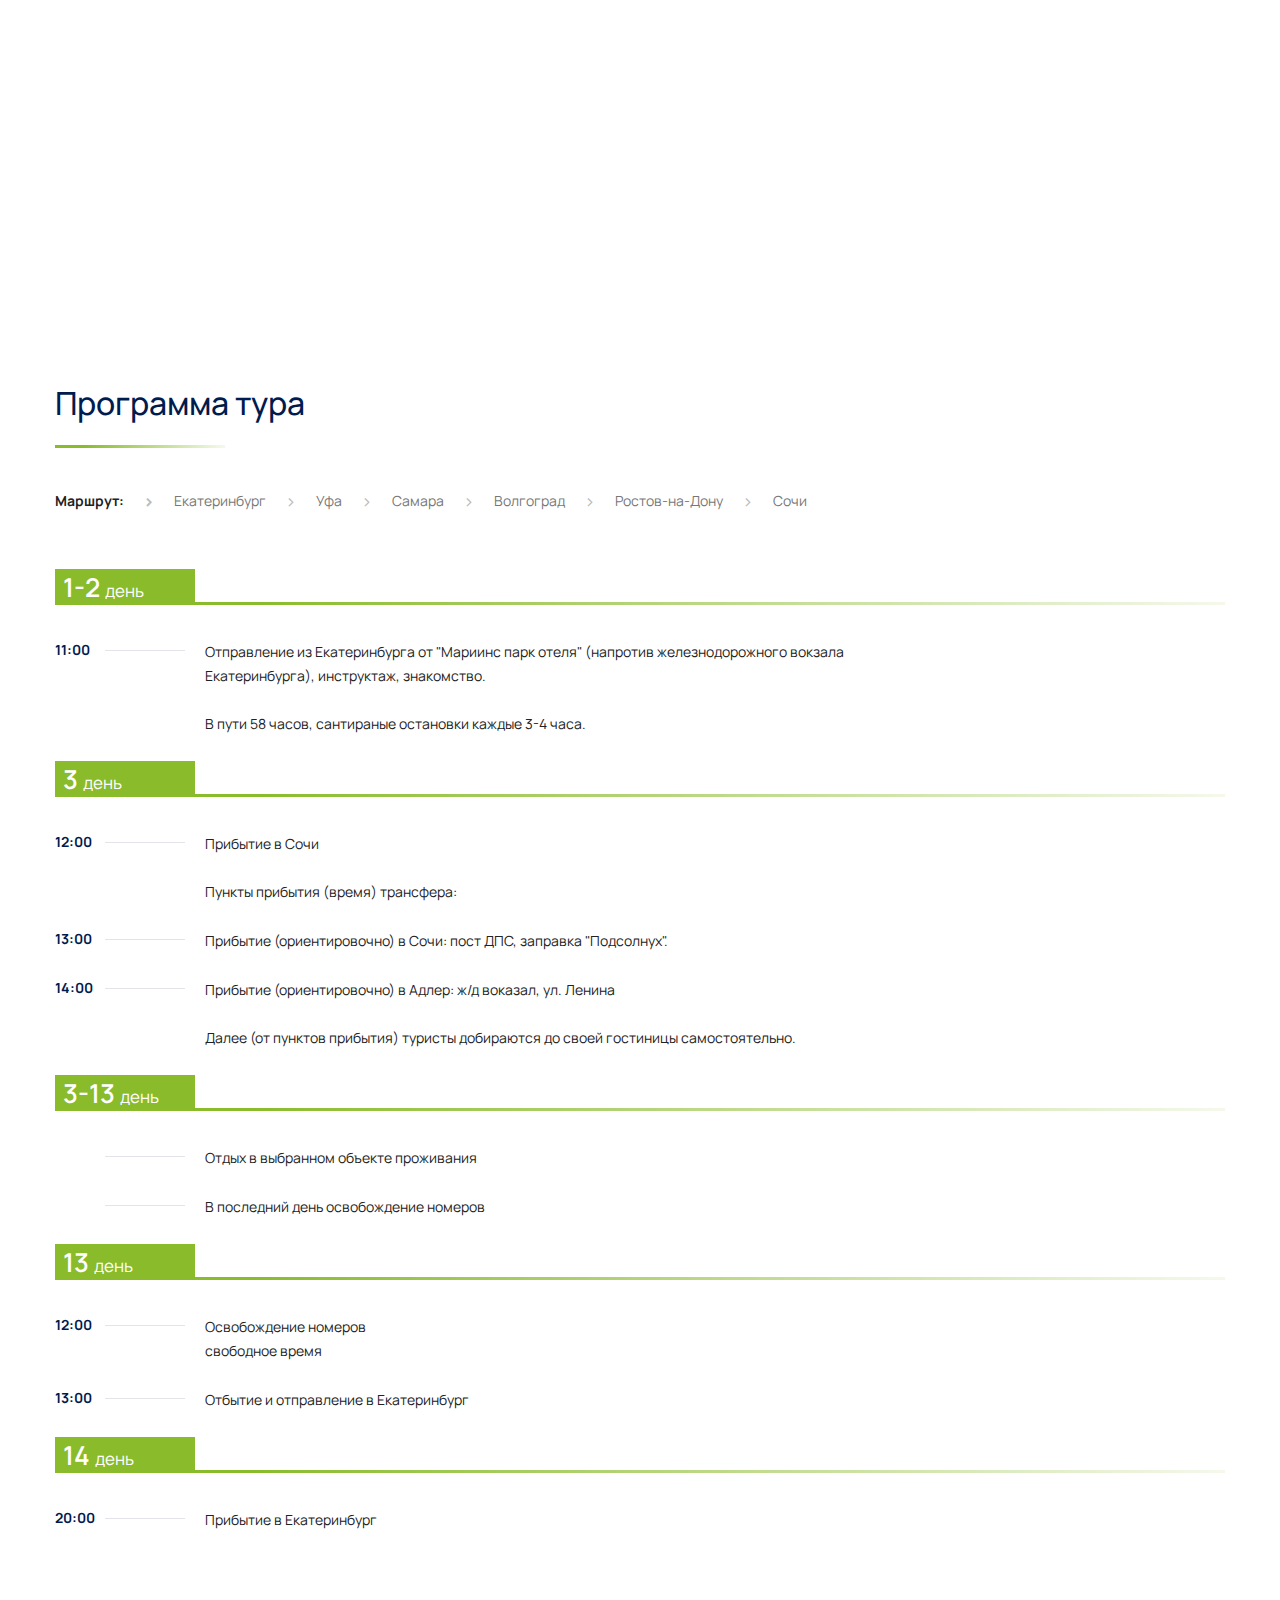
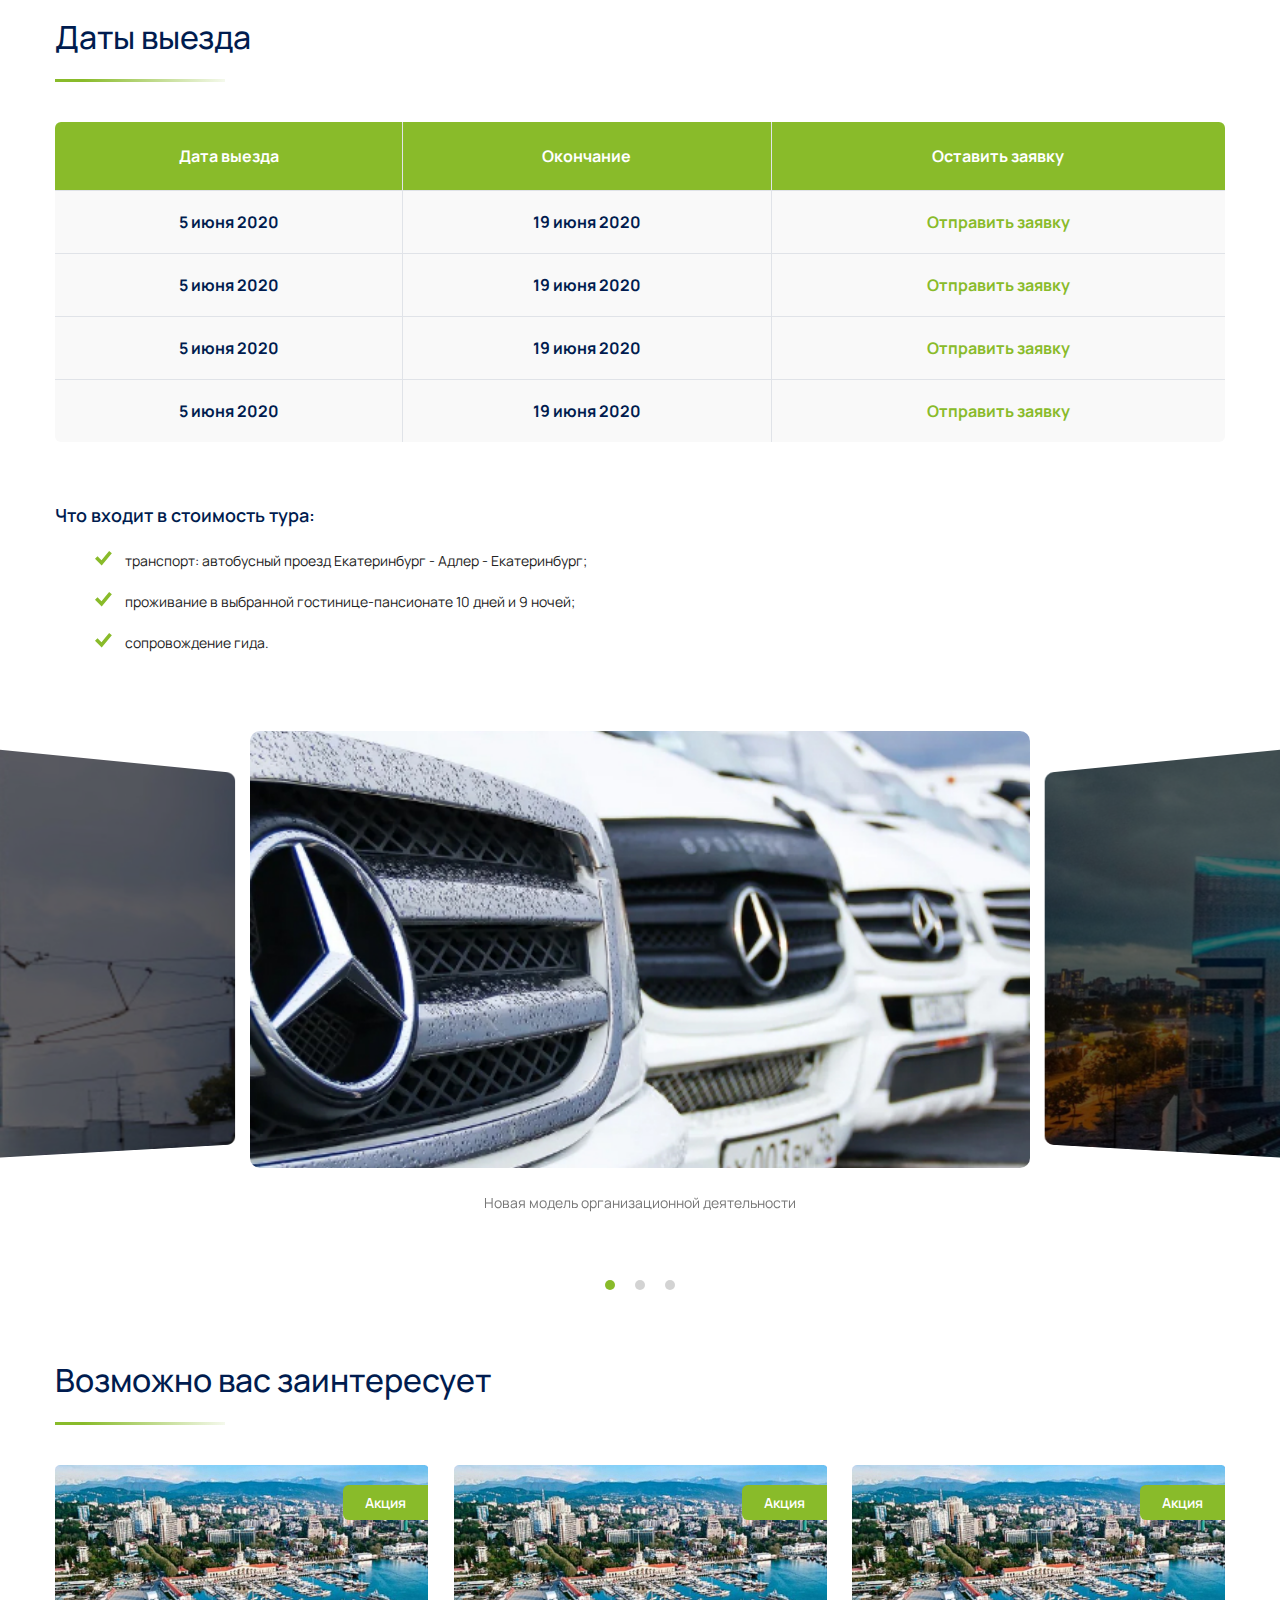
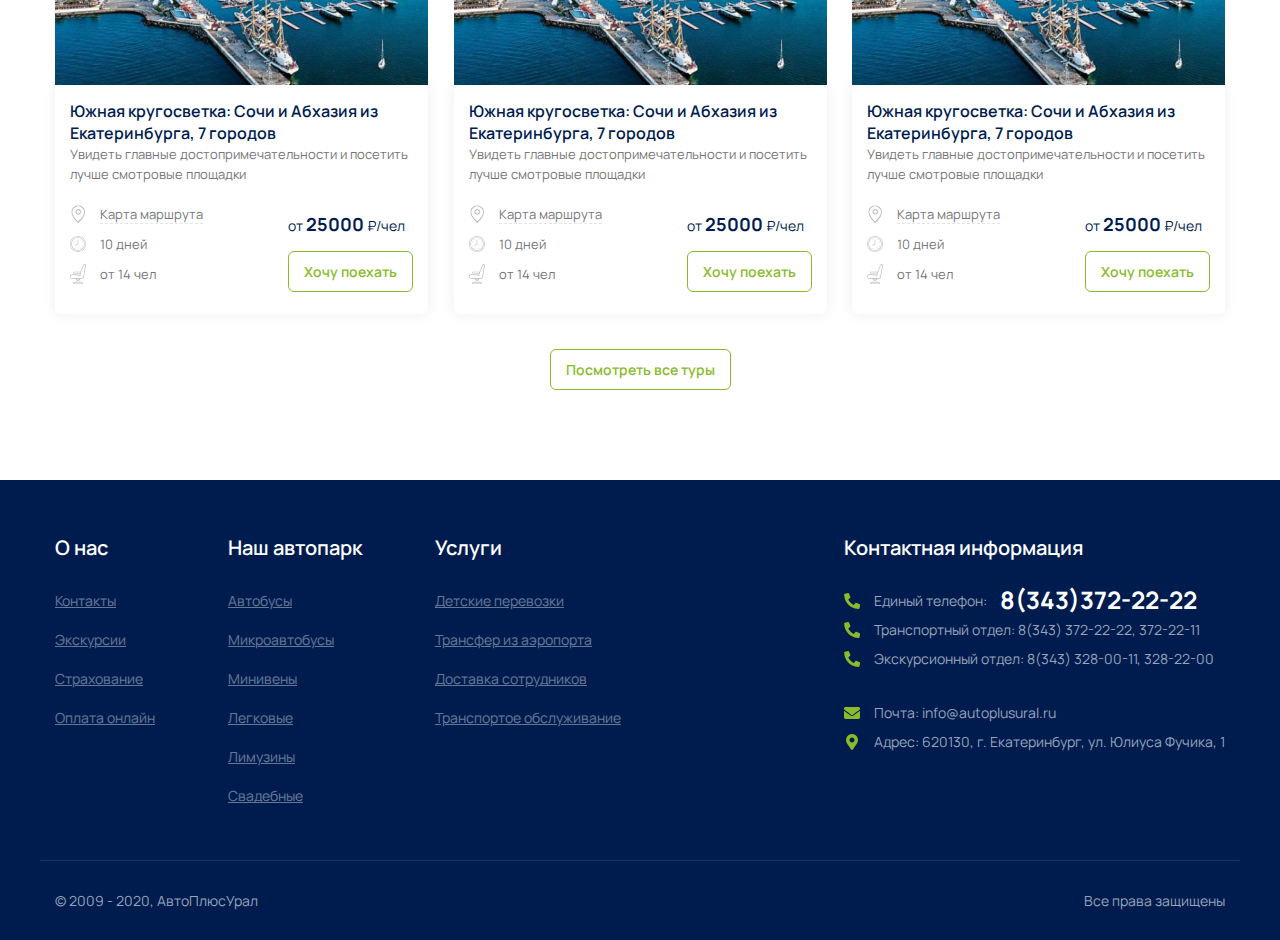
<file: tour_card.html>
<!DOCTYPE html>
<html lang="en">
<head>
    <meta charset="UTF-8">
    <link rel="stylesheet" href="css/swiper-bundle.min.css">
    <link rel="stylesheet" href="css/jquery.fancybox.min.css">
    <link rel="stylesheet" href="css/style.css">
    <link rel="stylesheet" href="css/responsive.css">
    <meta name="viewport" content="width=device-width">
    <meta http-equiv="X-UA-Compatible" content="IE=edge">
    <title>Автобусный тур карточка</title>
</head>

<body>
<header>
    <div class="header_cnt">
        <div class="header_cnt_side">
            <div class="burger_btn">
                <span class="burger-menu-piece"></span>
                <span class="burger-menu-piece"></span>
                <span class="burger-menu-piece"></span>
            </div>

            <a class="logo" href="/">
                <img src="img/logo.svg" alt="АвтоПлюсУрал">
            </a>

            <nav class="header_main_nav">
                <a href="">Аренда транспорта</a>
                <a href="">Экскурсии</a>
                <a href="">Автобусные туры</a>
                <a href="">О компании</a>
                <a href="">Контакты</a>
            </nav>
        </div>

        <div class="header_cnt_side">
            <a class="header_phone" href="tel:+7(343)372-22-22">+7(343)372-22-22</a>

            <a href="/" class="header_wa open_form">Написать</a>

            <a href="#callback" class="header_callback open_modal">Позвонить</a>

            <div class="language_button">
                <div class="curr_lang">RU</div>
                <div class="lang_list">
                    <a href="/" class="lang_option">RU</a>
                    <a href="/" class="lang_option">EN</a>
                    <a href="/" class="lang_option">СHN</a>
                </div>
            </div>
        </div>
    </div>


    <div class="dropdown_menu">

        <div class="header_cnt">
            <div class="dd_menu_cnt">
                <nav class="dd_menu_nav">
                    <a href="/">Наш автопарк</a>
                    <div class="dd_menu_subnav">
                        <a href="/">Автобусы</a>
                        <a href="/">Микроавтобусы</a>
                        <a href="/">Минивены</a>
                        <a href="/">Легковые</a>
                        <a href="/">Лимузины</a>
                        <a href="/">Свадебные</a>
                    </div>
                    <a href="/">Экскурсии</a>
                    <a href="/">Автобусные туры</a>
                    <a href="/">Акции</a>
                    <a href="/">О компании</a>
                </nav>
            </div>

            <div class="dd_menu_cnt">
                <div class="header_cnt_title">Контакты</div>

                <div class="hc_addr_wrap">
                    <div class="hc_addr">г. Екатеринбург, ул. Юлиуса Фучика, 1</div>
                    <p>(Отдельный вход со стороны ул. Юлиуса Фучика, под вывеской «АвтоПлюсУрал») Рады вас слышать 24/7</p>
                </div>

                <div class="hc_tel_wrap">
                    <p>Транспортный <strong>отдел</strong></p>
                    <div class="hc_tel">+7 (343) 372-22-11, 372-22-11</div>
                </div>

                <div class="hc_tel_wrap">
                    <p>Экскурсионный <strong>отдел</strong></p>
                    <div class="hc_tel">+7 (343) 372-22-22, 328-22-00</div>
                </div>

                <a href="/" class="hc_mail">info@autoplusural.ru</a>

                <a href="/" class="header_wa open_form">Пишите нам</a>

                <a href="/" class="hc_file">Скачать реквизиты</a>
            </div>
        </div>
    </div>
</header>


<section class="main_page_hero hero_section exc_pic" style="background-image: url(img/exc_card.jpg);">
    <div class="breadcrumbs exc_bread tour_bread">
        <a href="/" class="bc_home">Главная</a>
        <a href="/">Автобусные туры</a>
        <span>Автобусный тур в Сочи</span>
    </div>
    <div class="center_cnt">
        <div class="exc_title">Автобусный тур в Сочи</div>
        <div class="exc_subtitle">Увидеть главные достопримечательности и посетить лучшие смотровые площадки</div>
        <div class="exc_params">
            <ul>
                <li>
                    <span>Продолжительность тура</span>
                    <span class="param_dot"></span>
                    <span>14 дней</span>
                </li>
                <li>
                    <span>Проживание</span>
                    <span class="param_dot"></span>
                    <span>Есть</span>
                </li>
                <li>
                    <span>Гостиница</span>
                    <span class="param_dot"></span>
                    <span>3*</span>
                </li>
            </ul>
            <div class="exc_total">Цена: от <span>25 000</span> ₽</div>
        </div>
        <a href="/" class="btn_green exc_item_btn">Хочу поехать</a>
        <a href="/" class="btn_transp exc_item_btn">Посмотреть маршрут</a>
    </div>
</section>
<section class="about_page_cnt">
    <div class="center_cnt">
        <div class="cnt_note">
            <div class="cnt_not_icon">
                Название<br> акции
            </div>
            <div class="cnt_note_container">
                <p>К Вашим услугам микроавтобусы и автобусы импортного производства повышенной комфортности, а также автомобили представительского класса с нашими профессиональными водителями. Маршрут обговаривается и составляется предварительно.Все автомобили предоставляются в аренду только с водителем.</p>
            </div>
        </div>

        <h2>Описание тура</h2>
        <div class="programm_tour">
            <p>Восточная Европа сегодня не числится в списке самых популярных направлений выездного туризма. А зря! Врываемся доказать, что здесь тоже есть, чему удивить. Например, Польша продемонстрирует средневековый антураж и тевтонские замки, Германия покажет мастер-класс по пенному, Чехия поразит старинными легендами, Австрия предстанет настоящей культурной королевой под звуки Штрауса, Словакия устроит увлекательное путешествие во времени, а Венгрия покорит сердце мясными блюдами и насыщенными сортами вин.</p>
            <div class="tour_map">
                <iframe id="map_884332884" frameborder="0" width="100%" height="500px" sandbox="allow-modals allow-forms allow-scripts allow-same-origin allow-popups allow-top-navigation-by-user-activation"></iframe><script type="text/javascript">(function(e,t){var r=document.getElementById(e);r.contentWindow.document.open(),r.contentWindow.document.write(atob(t)),r.contentWindow.document.close()})("map_884332884", "[base64]/[base64]/[base64]")</script>
            </div>
            <h2>Программа тура</h2>
            <div class="tour_points">
                <p class="tour_point">Маршрут:</p>
                <p class="tour_point">Екатеринбург</p>
                <p class="tour_point">Уфа</p>
                <p class="tour_point">Самара</p>
                <p class="tour_point">Волгоград</p>
                <p class="tour_point">Ростов-на-Дону</p>
                <p class="tour_point">Сочи</p>
            </div>
            <div class="tour_days">
                <div class="tour_day">1-2 <span>день</span></div>
            </div>
            <p class="tour_time"><span class="tour_sch">11:00</span>Отправление из Екатеринбурга от "Мариинс парк отеля" (напротив железнодорожного вокзала Екатеринбурга), инструктаж, знакомство. <br><br>В пути 58 часов, сантираные остановки каждые 3-4 часа.</p>

            <div class="tour_days">
                <div class="tour_day">3 <span>день</span></div>
            </div>
            <p class="tour_time"><span class="tour_sch">12:00</span>Прибытие в Сочи<br><br>Пункты прибытия (время) трансфера:</p>
            <p class="tour_time"><span class="tour_sch">13:00</span>Прибытие (ориентировочно) в Сочи: пост ДПС, заправка "Подсолнух".</p>
            <p class="tour_time"><span class="tour_sch">14:00</span>Прибытие (ориентировочно) в Адлер: ж/д воказал, ул. Ленина
            <br><br>Далее (от пунктов прибытия) туристы добираются до своей гостиницы самостоятельно.</p>

            <div class="tour_days">
                <div class="tour_day">3-13 <span>день</span></div>
            </div>
            <p class="tour_time"><span class="tour_sch"></span>Отдых в выбранном объекте проживания</p>
            <p class="tour_time"><span class="tour_sch"></span>В последний день освобождение номеров</p>

            <div class="tour_days">
                <div class="tour_day">13 <span>день</span></div>
            </div>
            <p class="tour_time"><span class="tour_sch">12:00</span>Освобождение номеров<br>свободное время</p>
            <p class="tour_time"><span class="tour_sch">13:00</span>Отбытие и отправление в Екатеринбург</p>

            <div class="tour_days">
                <div class="tour_day">14 <span>день</span></div>
            </div>
            <p class="tour_time"><span class="tour_sch">20:00</span>Прибытие в Екатеринбург</p>
        </div>

    <h2>Даты выезда</h2>

    <table>
        <tr>
            <th>Дата выезда</th>
            <th>Окончание</th>
            <th>Оставить заявку</th>
        </tr>
        <tr>
            <td>5 июня 2020</td>
            <td>19 июня 2020</td>
            <td class="td_order"><a href="#">Отправить заявку</a></td>
        </tr>
        <tr>
            <td>5 июня 2020</td>
            <td>19 июня 2020</td>
            <td class="td_order"><a href="#">Отправить заявку</a></td>
        </tr>
        <tr>
            <td>5 июня 2020</td>
            <td>19 июня 2020</td>
            <td class="td_order"><a href="#">Отправить заявку</a></td>
        </tr>
        <tr>
            <td>5 июня 2020</td>
            <td>19 июня 2020</td>
            <td class="td_order"><a href="#">Отправить заявку</a></td>
        </tr>
        </tbody>
    </table>
    <h4>Что входит в стоимость тура:</h4>
    <ul>
        <li>транспорт: автобусный проезд Екатеринбург - Адлер - Екатеринбург;</li>
        <li>проживание в выбранной гостинице-пансионате 10 дней и 9 ночей;</li>
        <li>сопровождение гида.</li>
    </ul>
    </div>
    <div class="swiper-container content_slider">
        <div class="swiper-wrapper">
            <div class="swiper-slide">
                <a data-fancybox="gal"
                   class="cs_bg"
                   href="img/cs1.jpg" style="background-image: url(img/cs1.jpg);"
                   data-caption="Новая модель организационной деятельности">
                </a>
                <p>Новая модель организационной деятельности</p>
            </div>

            <div class="swiper-slide">
                <a data-fancybox="gal"
                   class="cs_bg"
                   href="img/cs2.jpg" style="background-image: url(img/cs2.jpg);"
                   data-caption="Новая модель организационной деятельности">
                </a>
                <p>Новая модель организационной деятельности</p>
            </div>

            <div class="swiper-slide">
                <a data-fancybox="gal"
                   class="cs_bg"
                   href="img/cs3.jpg" style="background-image: url(img/cs3.jpg);"
                   data-caption="Новая модель организационной деятельности">
                </a>
                <p>Новая модель организационной деятельности</p>
            </div>
        </div>

        <div class="swiper-pagination cs_pager"></div>
    </div>
</section>
<section class="related_prods tour_prods">
    <div class="center_cnt">
        <h2>Возможно вас заинтересует</h2>

        <div class="related_exc">
            <div class="related_exc_item">
                <div class="related_exc_img" style="background-image:url(img/tour_card1.jpg)"></div>
                <div class="related_exc_desc">
                    <a href="" class="related_exc_title">Южная кругосветка: Сочи и Абхазия из Екатеринбурга, 7 городов</a>
                    <div class="related_exc_subtitle">Увидеть главные достопримечательности и посетить лучше смотровые площадки</div>
                    <div class="related_exc_stats">
                        <div class="related_exc_stats_adv">
                            <div class="exc_map_card"><a href="">Карта маршрута</a></div>
                            <div class="exc_time">10 дней</div>
                            <div class="exc_seats">от 14 чел</div>
                        </div>
                        <div class="related_exc_stats_price">
                            <div class="rp_price">от <span>25000</span> ₽/чел</div>
                            <a class="exc_order" href="/">Хочу поехать</a>
                        </div>
                    </div>
                </div>
            </div>
            <div class="related_exc_item">
                <div class="related_exc_img" style="background-image:url(img/tour_card1.jpg)"></div>
                <div class="related_exc_desc">
                    <a href="" class="related_exc_title">Южная кругосветка: Сочи и Абхазия из Екатеринбурга, 7 городов</a>
                    <div class="related_exc_subtitle">Увидеть главные достопримечательности и посетить лучше смотровые площадки</div>
                    <div class="related_exc_stats">
                        <div class="related_exc_stats_adv">
                            <div class="exc_map_card"><a href="">Карта маршрута</a></div>
                            <div class="exc_time">10 дней</div>
                            <div class="exc_seats">от 14 чел</div>
                        </div>
                        <div class="related_exc_stats_price">
                            <div class="rp_price">от <span>25000</span> ₽/чел</div>
                            <a class="exc_order" href="/">Хочу поехать</a>
                        </div>
                    </div>
                </div>
            </div>
            <div class="related_exc_item">
                <div class="related_exc_img" style="background-image:url(img/tour_card1.jpg)"></div>
                <div class="related_exc_desc">
                    <a href="" class="related_exc_title">Южная кругосветка: Сочи и Абхазия из Екатеринбурга, 7 городов</a>
                    <div class="related_exc_subtitle">Увидеть главные достопримечательности и посетить лучше смотровые площадки</div>
                    <div class="related_exc_stats">
                        <div class="related_exc_stats_adv">
                            <div class="exc_map_card"><a href="">Карта маршрута</a></div>
                            <div class="exc_time">10 дней</div>
                            <div class="exc_seats">от 14 чел</div>
                        </div>
                        <div class="related_exc_stats_price">
                            <div class="rp_price">от <span>25000</span> ₽/чел</div>
                            <a class="exc_order" href="/">Хочу поехать</a>
                        </div>
                    </div>
                </div>
            </div>
            <a class="exc_other" href="/">Посмотреть все туры</a>
        </div>

    </div>
</section>

<footer>
    <div class="center_cnt">
        <div class="footer_side">
            <nav class="footer_nav">
                <div class="footer_title">О нас</div>
                <a href="/">Контакты</a>
                <a href="/">Экскурсии</a>
                <a href="/">Страхование</a>
                <a href="/">Оплата онлайн</a>
            </nav>

            <nav class="footer_nav">
                <div class="footer_title">Наш автопарк</div>
                <a href="/">Автобусы</a>
                <a href="/">Микроавтобусы</a>
                <a href="/">Минивены</a>
                <a href="/">Легковые</a>
                <a href="/">Лимузины</a>
                <a href="/">Свадебные</a>
            </nav>

            <nav class="footer_nav">
                <div class="footer_title">Услуги</div>
                <a href="/">Детские перевозки</a>
                <a href="/">Трансфер из аэропорта</a>
                <a href="/">Доставка сотрудников</a>
                <a href="/">Транспортое обслуживание</a>
            </nav>
        </div>

        <div class="footer_side">
            <div class="footer_title">Контактная информация</div>
            <div class="footer_contact_phones">
                <div class="footer_contact_item phone">Единый телефон: <a href="">8(343)372-22-22</a></div>
                <div class="footer_contact_item phone">Транспортный отдел: 8(343) 372-22-22, 372-22-11</div>
                <div class="footer_contact_item phone">Экскурсионный отдел: 8(343) 328-00-11, 328-22-00</div>
            </div>

            <div class="footer_contact_item mail">Почта: info@autoplusural.ru</div>
            <div class="footer_contact_item map">Адрес: 620130, г. Екатеринбург, ул. Юлиуса Фучика, 1</div>
        </div>

        <a href="#" class="footer_scroll_top">Вернуться наверх</a>
    </div>

    <div class="center_cnt">
        <div class="footer_plain_text">© 2009 - 2020, АвтоПлюсУрал</div>
        <div class="footer_plain_text">Все права защищены</div>
    </div>
</footer>

<div class="overlay">
    <div class="modal_window callback_form" id="callback">
        <div class="modal_close">
            <img src="img/close.svg" alt="">
        </div>

        <form>
            <div class="modal_title">Мы вам перезвоним<br> и обо всём договоримся</div>
            <div class="form_cnt">
                <div class="form_itself">
                    <div class="cf_inputs">
                        <input type="text" class="cf_name" placeholder="Ваше имя">
                        <input type="phone" class="cf_phone" placeholder="Телефон">
                        <div class="cf_btns">
                            <button type="submit" class="cf_send btn_green">Отправить</button>
                            <div class="form_element">
                                <input type="checkbox" class="custom-checkbox" id="callback_agree">
                                <label for="callback_agree">Я даю согласие на обработку персональных данных</label>
                            </div>
                        </div>
                    </div>
                </div>

                <!--             <div class="thank_you">
                              <p>Будем рады видеть вас на экскурсии.</p>
                            </div> -->
            </div>
        </form>
    </div>
</div>

<script src="js/jquery.min.js"></script>
<script src="js/jquery.fancybox.min.js"></script>
<script src="js/swiper-bundle.min.js"></script>
<script src="js/main.js"></script>

</body>
</html>
</file>
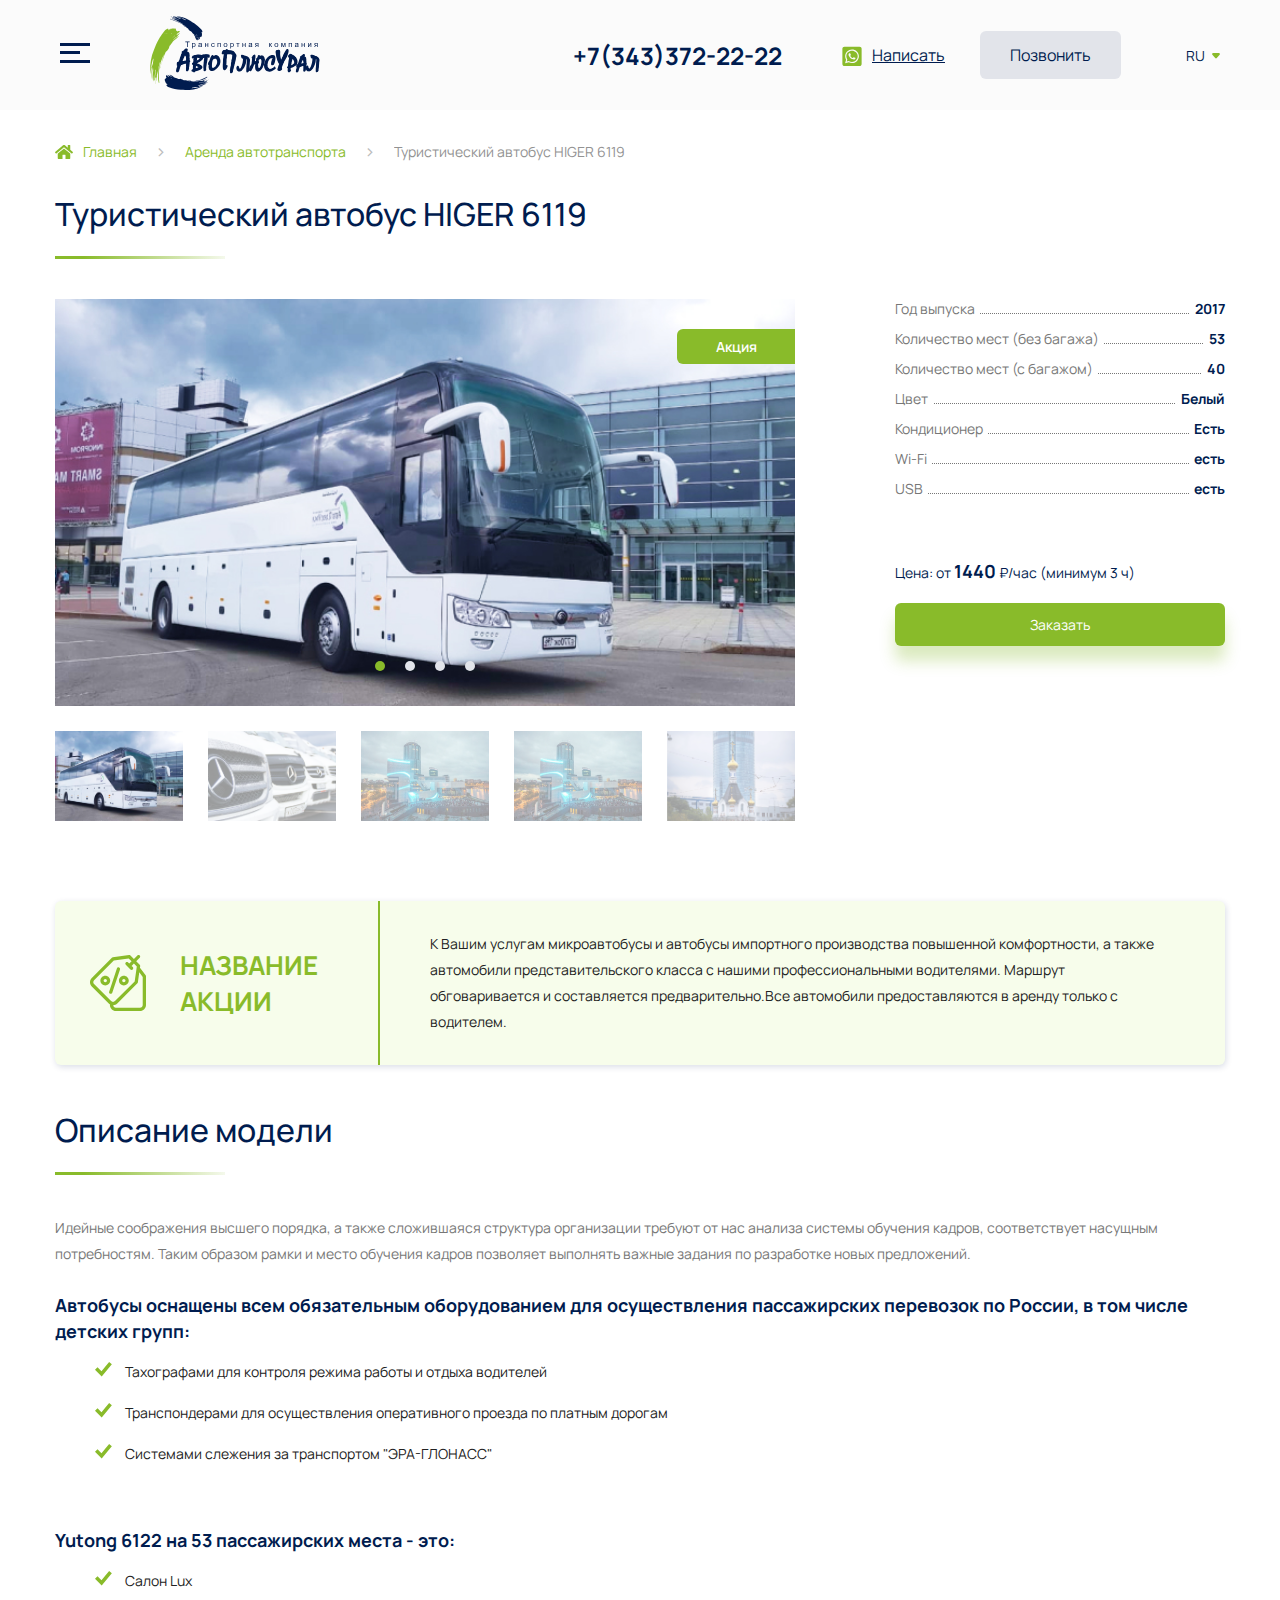
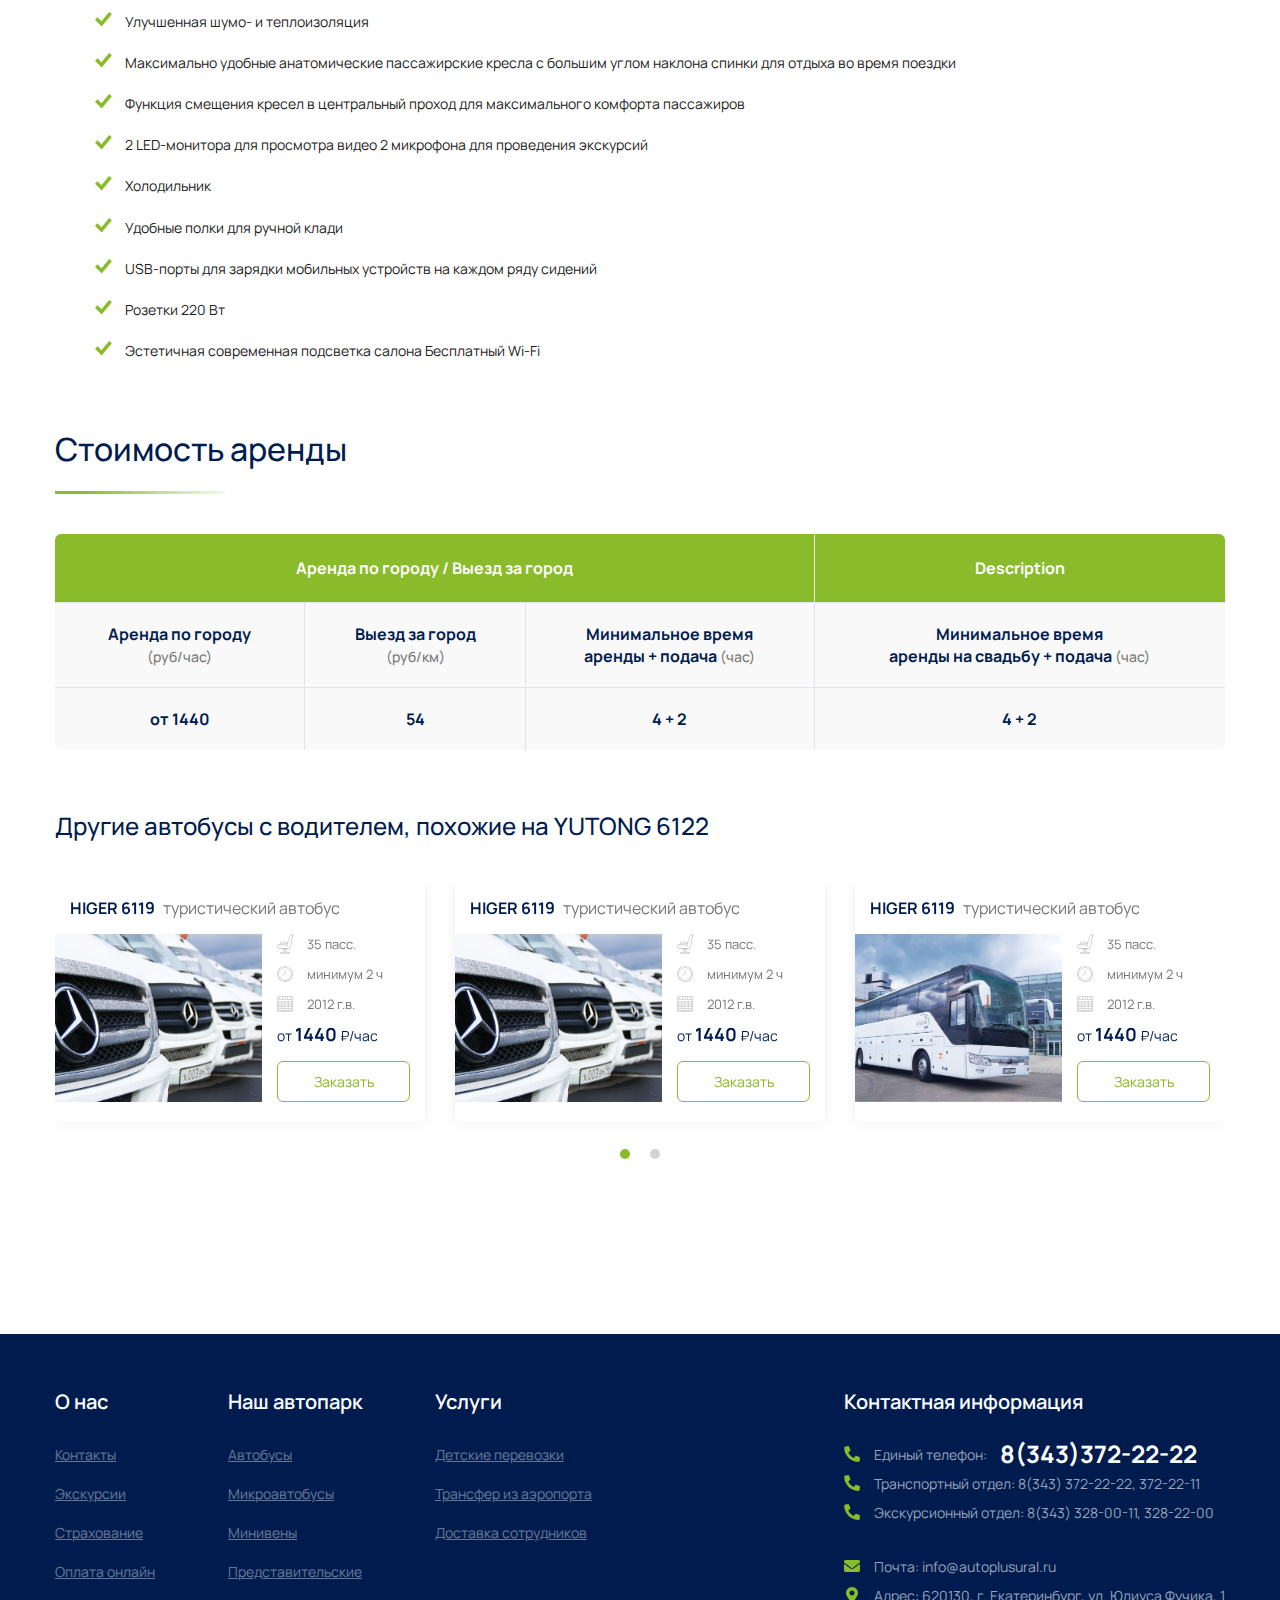
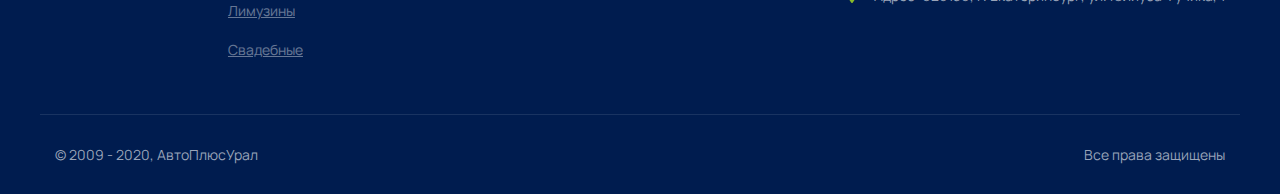
<file: transport_card.html>
<!DOCTYPE html>
<html lang="en">
<head>
  <meta charset="UTF-8">
  <link rel="stylesheet" href="css/swiper-bundle.min.css">
  <link rel="stylesheet" href="css/jquery.fancybox.min.css">
  <link rel="stylesheet" href="css/jquery-ui.css">
  <link rel="stylesheet" href="css/style.css">
  <link rel="stylesheet" href="css/responsive.css">
  <meta name="viewport" content="width=device-width">
  <meta http-equiv="X-UA-Compatible" content="IE=edge">
  <title>Туристический автобус HIGER 6119</title>
</head>

<body>
  <header>
    <div class="header_cnt">
      <div class="header_cnt_side">
        <div class="burger_btn">
          <span class="burger-menu-piece"></span>
          <span class="burger-menu-piece"></span>
          <span class="burger-menu-piece"></span>
        </div>

        <a class="logo" href="/">
          <img src="img/logo.svg" alt="АвтоПлюсУрал">
        </a>

        <nav class="header_main_nav">
          <a href="">Аренда автобусов</a>
          <a href="">Экскурсии</a>
          <a href="">Автобусные туры</a>
          <a href="">О компании</a>
          <a href="">Контакты</a>
        </nav>
      </div>

      <div class="header_cnt_side">
        <a class="header_phone" href="tel:+7(343)372-22-22">+7(343)372-22-22</a>

        <a href="/" class="header_wa open_form">Написать</a>

        <a href="#callback" class="header_callback open_modal">Позвонить</a>

        <div class="language_button">
          <div class="curr_lang">RU</div>
          <div class="lang_list">
            <a href="/" class="lang_option">RU</a>
            <a href="/" class="lang_option">EN</a>
          </div>
        </div>
      </div>
    </div>


      <div class="dropdown_menu">

        <div class="header_cnt">
          <div class="dd_menu_cnt">
            <nav class="dd_menu_nav">
              <a href="/">Наш автопарк</a>
              <div class="dd_menu_subnav">
                <a href="/">Автобусы</a>
                <a href="/">Микроавтобусы</a>
                <a href="/">Минивены</a>
                <a href="/">Представительские</a>
                <a href="/">Лимузины</a>
                <a href="/">Свадебные</a>
              </div>
              <a href="/">Экскурсии</a>
              <a href="/">Автобусные туры</a>
              <a href="/">Акции</a>
              <a href="/">О компании</a>
            </nav>
          </div>

          <div class="dd_menu_cnt">
            <div class="header_cnt_title">Контакты</div>

            <div class="hc_addr_wrap">
              <div class="hc_addr">г. Екатеринбург, ул. Юлиуса Фучика, 1</div>
              <p>(Отдельный вход со стороны ул. Юлиуса Фучика, под вывеской «АвтоПлюсУрал») Рады вас слышать 24/7</p>
            </div>

            <div class="hc_tel_wrap">
              <p>Транспортный <strong>отдел</strong></p>
              <div class="hc_tel">+7 (343) 372-22-11, 372-22-11</div>
            </div>

            <div class="hc_tel_wrap">
              <p>Экскурсионный <strong>отдел</strong></p>
              <div class="hc_tel">+7 (343) 372-22-22, 328-22-00</div>
            </div>

            <a href="/" class="hc_mail">info@autoplusural.ru</a>

            <a href="/" class="header_wa open_form">Пишите нам</a>

            <a href="/" class="hc_file">Скачать реквизиты</a>
          </div>
        </div>
      </div>
    </header>

    <div class="breadcrumbs">
      <div class="center_cnt">
        <a href="/" class="bc_home">Главная</a>
        <a href="/">Аренда автотранспорта</a>
        <span>Туристический автобус HIGER 6119</span>
      </div>
    </div>

    <section class="cnt_page">
      <div class="center_cnt">
        <h1>Туристический автобус HIGER 6119</h1>

        <div class="product_cnt">

          <div class="product_img">
            <div class="swiper-container product_slider sale">
              <div class="swiper-wrapper">
                <div class="swiper-slide">
                  <a data-fancybox=""
                     class="ps_bg"
                     href="img/cs1.jpg" style="background-image: url(img/bus.jpg);">
                  </a>
                </div>
                <div class="swiper-slide">
                  <a data-fancybox=""
                     class="ps_bg"
                     href="img/cs1.jpg" style="background-image: url(img/cs1.jpg);">
                  </a>
                </div>

                <div class="swiper-slide">
                  <a data-fancybox=""
                     class="ps_bg"
                     href="img/cs2.jpg" style="background-image: url(img/cs2.jpg);">
                  </a>
                </div>

                <div class="swiper-slide">
                  <a data-fancybox=""
                     class="ps_bg"
                     href="img/cs3.jpg" style="background-image: url(img/cs3.jpg);">
                  </a>
                </div>
              </div>

              <div class="swiper-pagination ps_pager"></div>
            </div>

            <div class="swiper-container product_thumbs">
              <div class="swiper-wrapper">
                <div class="swiper-slide" style="background-image:url(img/bus.jpg)"></div>
                <div class="swiper-slide" style="background-image:url(img/cs1.jpg)"></div>
                <div class="swiper-slide" style="background-image:url(img/cs2.jpg)"></div>
                <div class="swiper-slide" style="background-image:url(img/cs2.jpg)"></div>
                <div class="swiper-slide" style="background-image:url(img/cs3.jpg)">
                </div>
              </div>
            </div>
          </div>

          <div class="product_params">
            <ul>
              <li>
                <span>Год выпуска</span>
                <span>2017</span>
              </li>

              <li>
                <span>Количество мест (без багажа)</span>
                <span>53</span>
              </li>

              <li>
                <span>Количество мест (с багажом)</span>
                <span>40</span>
              </li>
              <li>
                <span>Цвет</span>
                <span>Белый</span>
              </li>
              <li>
                <span>Кондиционер</span>
                <span>Есть</span>
              </li>
              <li>
                <span>Wi-Fi</span>
                <span>есть</span>
              </li>
              <li>
                <span>USB</span>
                <span>есть</span>
              </li>
            </ul>
            <div class="product_total">Цена: от <span>1440</span> ₽/час (минимум 3 ч)</div>
            <a href="/" class="btn_green">Заказать</a>
          </div>
        </div>

        <div class="cnt_note">
          <div class="cnt_not_icon">
            Название<br> акции
          </div>
          <div class="cnt_note_container">
            <p>К Вашим услугам микроавтобусы и автобусы импортного производства повышенной комфортности, а также автомобили представительского класса с нашими профессиональными водителями. Маршрут обговаривается и составляется предварительно.Все автомобили предоставляются в аренду только с водителем.</p>
          </div>
        </div>

        <h2>Описание модели</h2>

        <p>Идейные соображения высшего порядка, а также сложившаяся структура организации требуют от нас анализа системы обучения кадров, соответствует насущным потребностям. Таким образом рамки и место обучения кадров позволяет выполнять важные задания по разработке новых предложений.</p>

        <ul>
          <p>Автобусы оснащены всем обязательным оборудованием для осуществления пассажирских перевозок по России, в том числе детских групп:</p>
          <li>Тахографами для контроля режима работы и отдыха водителей</li>
          <li>Транспондерами для осуществления оперативного проезда по платным дорогам</li>
          <li>Системами слежения за транспортом "ЭРА-ГЛОНАСС"</li>
        </ul>

        <ul>
          <p>Yutong 6122 на 53 пассажирских места - это:</p>
          <li>Салон Lux</li>
          <li>Улучшенная шумо- и теплоизоляция</li>
          <li>Максимально удобные анатомические пассажирские кресла с большим углом наклона спинки для отдыха во время поездки</li>
          <li>Функция смещения кресел в центральный проход для максимального комфорта пассажиров</li>
          <li>2 LED-монитора для просмотра видео 2 микрофона для проведения экскурсий</li>
          <li>Холодильник</li>
          <li>Удобные полки для ручной клади</li>
          <li>USB-порты для зарядки мобильных устройств на каждом ряду сидений</li>
          <li>Розетки 220 Вт</li>
          <li>Эстетичная современная подсветка салона Бесплатный Wi-Fi</li>
        </ul>


        <h2>Стоимость аренды</h2>

        <div class="cnt_table_wrap">
          <table>
              <tr>
                <th colspan="3">Аренда по городу / Выезд за город</th>
                <th>Description</th>
              </tr>
              <tr>
                <td>Аренда по городу<br> <span>(руб/час)</span></td>
                <td>Выезд за город<br> <span>(руб/км)</span></td>
                <td>Минимальное время <br>аренды + подача <span>(час)</span></td>
                <td>Минимальное время <br>аренды на свадьбу + подача <span>(час)</span></td>
              </tr>
              <tr>
                <td>от 1440</td>
                <td>54</td>
                <td>4 + 2</td>
                <td>4 + 2</td>
              </tr>
            </tbody>
          </table>
        </div>

      </div>
    </section>

    <section class="related_prods">
      <div class="center_cnt">
        <div class="content_subttile">Другие автобусы с водителем, похожие на YUTONG 6122</div>

        <div class="swiper-container related_prods_slider">
          <div class="swiper-wrapper">
            <div class="swiper-slide rp_slide">
              <a href="/" class="rp_title"><span>HIGER 6119</span> туристический автобус</a>
              <div class="rp_cnt">
                <div class="rp_img" style="background-image:url(img/cs1.jpg)"></div>
                <div class="rp_stats">
                  <div class="rp_seats">35 пасс.</div>
                  <div class="rp_time">минимум 2 ч</div>
                  <div class="rp_date">2012 г.в.</div>
                  <div class="rp_price">от <span>1440</span> ₽/час</div>
                  <a class="rp_order" href="/">Заказать</a>
                </div>
              </div>
            </div>

            <div class="swiper-slide rp_slide">
              <a href="/" class="rp_title"><span>HIGER 6119</span> туристический автобус</a>
              <div class="rp_cnt">
                <div class="rp_img" style="background-image:url(img/cs1.jpg)"></div>
                <div class="rp_stats">
                  <div class="rp_seats">35 пасс.</div>
                  <div class="rp_time">минимум 2 ч</div>
                  <div class="rp_date">2012 г.в.</div>
                  <div class="rp_price">от <span>1440</span> ₽/час</div>
                  <a class="rp_order" href="/">Заказать</a>
                </div>
              </div>
            </div>

            <div class="swiper-slide rp_slide">
              <a href="/" class="rp_title"><span>HIGER 6119</span> туристический автобус</a>
              <div class="rp_cnt">
                <div class="rp_img" style="background-image:url(img/bus.jpg)"></div>
                <div class="rp_stats">
                  <div class="rp_seats">35 пасс.</div>
                  <div class="rp_time">минимум 2 ч</div>
                  <div class="rp_date">2012 г.в.</div>
                  <div class="rp_price">от <span>1440</span> ₽/час</div>
                  <a class="rp_order" href="/">Заказать</a>
                </div>
              </div>
            </div>

            <div class="swiper-slide">
              <a href="/" class="rp_title"><span>HIGER 6119</span> туристический автобус</a>
              <div class="rp_cnt">
                <div class="rp_img" style="background-image:url(img/cs1.jpg)"></div>
                <div class="rp_stats">
                  <div class="rp_seats">35 пасс.</div>
                  <div class="rp_time">минимум 2 ч</div>
                  <div class="rp_date">2012 г.в.</div>
                  <div class="rp_price">от <span>1440</span> ₽/час</div>
                  <a href="/">Заказать</a>
                </div>
              </div>
            </div>

          </div>

          <div class="swiper-pagination rp_pager"></div>
        </div>

      </div>
    </section>

    <footer>
      <div class="center_cnt">
        <div class="footer_side">
          <nav class="footer_nav">
            <div class="footer_title">О нас</div>
            <a href="/">Контакты</a>
            <a href="/">Экскурсии</a>
            <a href="/">Страхование</a>
            <a href="/">Оплата онлайн</a>
          </nav>

          <nav class="footer_nav">
            <div class="footer_title">Наш автопарк</div>
            <a href="/">Автобусы</a>
            <a href="/">Микроавтобусы</a>
            <a href="/">Минивены</a>
            <a href="/">Представительские</a>
            <a href="/">Лимузины</a>
            <a href="/">Свадебные</a>
          </nav>

          <nav class="footer_nav">
            <div class="footer_title">Услуги</div>
            <a href="/">Детские перевозки</a>
            <a href="/">Трансфер из аэропорта</a>
            <a href="/">Доставка сотрудников</a>
          </nav>
        </div>

        <div class="footer_side">
          <div class="footer_title">Контактная информация</div>
          <div class="footer_contact_phones">
            <div class="footer_contact_item phone">Единый телефон: <a href="">8(343)372-22-22</a></div>
            <div class="footer_contact_item phone">Транспортный отдел: 8(343) 372-22-22, 372-22-11</div>
            <div class="footer_contact_item phone">Экскурсионный отдел: 8(343) 328-00-11, 328-22-00</div>
          </div>

          <div class="footer_contact_item mail">Почта: info@autoplusural.ru</div>
          <div class="footer_contact_item map">Адрес: 620130, г. Екатеринбург, ул. Юлиуса Фучика, 1</div>
        </div>

        <a href="#" class="footer_scroll_top">Вернуться наверх</a>
      </div>

      <div class="center_cnt">
        <div class="footer_plain_text">© 2009 - 2020, АвтоПлюсУрал</div>
        <div class="footer_plain_text">Все права защищены</div>
      </div>
    </footer>

    <div class="overlay">
      <div class="modal_window callback_form" id="callback">
        <div class="modal_close">
          <img src="img/close.svg" alt="">
        </div>

        <form>
          <div class="modal_title">Мы вам перезвоним<br> и обо всём договоримся</div>
          <div class="form_cnt">
            <div class="form_itself">
              <div class="cf_inputs">
                <input type="text" class="cf_name" placeholder="Ваше имя">
                <input type="phone" class="cf_phone" placeholder="Телефон">
                <div class="cf_btns">
                  <button type="submit" class="cf_send btn_green">Отправить</button>
                  <div class="form_element">
                    <input type="checkbox" class="custom-checkbox" id="callback_agree">
                    <label for="callback_agree">Я даю согласие на обработку персональных данных</label>
                  </div>
                </div>
              </div>
            </div>

<!--             <div class="thank_you">
              <p>Будем рады видеть вас на экскурсии.</p>
            </div> -->
          </div>
        </form>
      </div>
    </div>

    <script src="js/jquery.min.js"></script>
    <script src="js/jquery.fancybox.min.js"></script>
    <script src="js/swiper-bundle.min.js"></script>
    <script src="js/jquery-ui.min.js"></script>
    <script src="js/main.js"></script>
</body>
</html>
</file>
<file: css/style.css>
html, body, div, span, iframe,
h1, h2, h3, h4, p, a, em, img, q, s, samp,
small, sub, sup, b, u, i, center,
dl, dt, dd, ol, ul, li, form, label, legend,
table, tbody, tfoot, thead, tr, th, td,
article, aside, canvas, figure, figcaption,
footer, header, menu, nav, section, audio, video {
    margin: 0;
    padding: 0;
    border: 0;
    font-size: 100%;
    box-sizing: border-box;
    font: inherit;
    vertical-align: baseline;
}

article, aside, details, figcaption, figure,
footer, header, hgroup, menu, nav, section {
    display: block;
}

button, textarea {
    -webkit-appearance: none;
    -moz-appearance: none;
    appearance: none;
    border-radius: 0;
}

::-webkit-input-placeholder {color: #BCBCBC;}
::-moz-placeholder {color: #BCBCBC;}
:-moz-placeholder {color: #BCBCBC;}
:-ms-input-placeholder {color: #BCBCBC;}

*:focus {
    outline: none;
}

@font-face {
    font-family: 'Manrope';
    src: url(../fonts/static/Manrope-ExtraLight.ttf);
    font-weight: 100;
    font-style: normal;
}

@font-face {
    font-family: 'Manrope';
    src: url(../fonts/static/Manrope-Light.ttf);
    font-weight: 200;
    font-style: normal;
}

@font-face {
    font-family: 'Manrope';
    src: url(../fonts/static/Manrope-Regular.ttf);
    font-weight: 300;
    font-style: normal;
}

@font-face {
    font-family: 'Manrope';
    src: url(../fonts/static/Manrope-Medium.ttf);
    font-weight: 400;
    font-style: normal;
}

@font-face {
    font-family: 'Manrope';
    src: url(../fonts/static/Manrope-SemiBold.ttf);
    font-weight: 600;
    font-style: normal;
}

@font-face {
    font-family: 'Manrope';
    src: url(../fonts/static/Manrope-Bold.ttf);
    font-weight: 700;
    font-style: normal;
}

@font-face {
    font-family: 'Manrope';
    src: url(../fonts/static/Manrope-ExtraBold.ttf);
    font-weight: 800;
    font-style: normal;
}

@font-face {
    font-family: 'Manrope';
    src: url(../fonts/static/Manrope-Medium.ttf);
    font-weight: 800;
    font-style: normal;
}


body {
    width: 100%;
    overflow-y: auto;
    font-family: 'Manrope', 'Calibri', 'Helvetica', sans-serif;
    color: #000;
    font-weight: 300;
}

header {
    height: 110px;
    background: #FBFBFB;
    z-index: 11;
    position: relative;
}

.menu_opened {
    overflow: hidden;
}

.center_cnt {
    margin: 0 auto;
    /*    display: flex;
        /*flex-wrap: wrap;*/
    align-items: center;
    justify-content: space-between;
    max-width: 1200px;
    width: 100%;
    position: relative;
    padding: 0 15px;
}

.header_cnt {
    padding: 15px 60px;
    display: flex;
    width: 100%;
    /*flex-wrap: wrap;*/
    align-items: center;
    justify-content: space-between;
    height: inherit;
}

.header_cnt_side {
    display: flex;
    align-items: center;
}

.logo {
    margin: 0 60px;
}

.burger_btn {
    width: 30px;
    height: 30px;
    position: relative;
    margin-left: 0;
    z-index: 15;
    cursor: pointer
}

.burger-menu-piece {
    display: block;
    position: absolute;
    width: 30px;
    border-top: 3px solid #001c4f;
    -webkit-transform-origin: 50% 50%;
    transform-origin: 50% 50%;
    -webkit-transition: -webkit-transform 0.3s ease-out;
    transition: -webkit-transform 0.3s ease-out, border-color 0.3s ease-out;
    transition: transform 0.3s ease-out, border-color 0.3s ease-out;
    transition: transform 0.3s ease-out, border-color 0.3s ease-out, -webkit-transform 0.3s ease-out;
}

.burger-menu-piece:nth-child(1) {
    top: 3px;
}

.burger-menu-piece:nth-child(2) {
    top: 11px;
    opacity: 1;
    width: 20px;
    left: 0;
    -webkit-transition: opacity 0s linear 0.15s, -webkit-transform 0.3s ease-out;
    transition: opacity 0s linear 0.15s, border-color 0.3s ease-out, -webkit-transform 0.3s ease-out;
    transition: transform 0.3s ease-out, opacity 0s linear 0.15s, border-color 0.3s ease-out;
    transition: transform 0.3s ease-out, opacity 0s linear 0.15s, border-color 0.3s ease-out, -webkit-transform 0.3s ease-out, width 0.2s ease-out;
}

.burger-menu-piece:nth-child(3) {
    top: 20px;
}


.burger_btn:hover .burger-menu-piece:nth-child(2) {
    width: 100%;
}

.active .burger-menu-piece:nth-child(1) {
    top: 0;
    -webkit-animation: burger-open-top 0.3s ease-out forwards;
    animation: burger-open-top 0.3s ease-out forwards;
}

.active .burger-menu-piece:nth-child(2) {
    opacity: 0;
    -webkit-transition: opacity 0s linear 0.15s, -webkit-transform 0.3s ease-out;
    transition: opacity 0s linear 0.15s, -webkit-transform 0.3s ease-out;
    transition: transform 0.3s ease-out, opacity 0s linear 0.15s;
    transition: transform 0.3s ease-out, opacity 0s linear 0.15s, -webkit-transform 0.3s ease-out;
}

.active .burger-menu-piece:nth-child(3) {
    top: 24px;
    -webkit-animation: burger-open-bot 0.3s ease-out forwards;
    animation: burger-open-bot 0.3s ease-out forwards;
}

.closing .burger-menu-piece:nth-child(1) {
    -webkit-animation: burger-close-top 0.3s ease-out forwards;
    animation: burger-close-top 0.3s ease-out forwards;
}

.closing .burger-menu-piece:nth-child(3) {
    -webkit-animation: burger-close-bot 0.3s ease-out forwards;
    animation: burger-close-bot 0.3s ease-out forwards;
}

@-webkit-keyframes burger-open-top {
    50% {
        -webkit-transform: translate3d(0, 12px, 0);
        transform: translate3d(0, 12px, 0);
    }
    100% {
        -webkit-transform: translate3d(0, 12px, 0) rotate(45deg);
        transform: translate3d(0, 12px, 0) rotate(45deg);
    }
}

@keyframes burger-open-top {
    50% {
        -webkit-transform: translate3d(0, 12px, 0);
        transform: translate3d(0, 12px, 0);
    }
    100% {
        -webkit-transform: translate3d(0, 12px, 0) rotate(45deg);
        transform: translate3d(0, 12px, 0) rotate(45deg);
    }
}

@-webkit-keyframes burger-open-bot {
    50% {
        -webkit-transform: translate3d(0, -12px, 0);
        transform: translate3d(0, -12px, 0);
    }
    100% {
        -webkit-transform: translate3d(0, -12px, 0) rotate(-45deg);
        transform: translate3d(0, -12px, 0) rotate(-45deg);
    }
}

@keyframes burger-open-bot {
    50% {
        -webkit-transform: translate3d(0, -12px, 0);
        transform: translate3d(0, -12px, 0);
    }
    100% {
        -webkit-transform: translate3d(0, -12px, 0) rotate(-45deg);
        transform: translate3d(0, -12px, 0) rotate(-45deg);
    }
}

@-webkit-keyframes burger-close-top {
    0% {
        -webkit-transform: translate3d(0, 12px, 0) rotate(45deg);
        transform: translate3d(0, 12px, 0) rotate(45deg);
    }
    50% {
        -webkit-transform: translate3d(0, 12px, 0) rotate(0deg);
        transform: translate3d(0, 12px, 0) rotate(0deg);
    }
    100% {
        -webkit-transform: translate3d(0, 0, 0);
        transform: translate3d(0, 0, 0);
    }
}

@keyframes burger-close-top {
    0% {
        -webkit-transform: translate3d(0, 12px, 0) rotate(45deg);
        transform: translate3d(0, 12px, 0) rotate(45deg);
    }
    50% {
        -webkit-transform: translate3d(0, 12px, 0) rotate(0deg);
        transform: translate3d(0, 12px, 0) rotate(0deg);
    }
    100% {
        -webkit-transform: translate3d(0, 0, 0);
        transform: translate3d(0, 0, 0);
    }
}

@-webkit-keyframes burger-close-bot {
    0% {
        -webkit-transform: translate3d(0, -12px, 0) rotate(-45deg);
        transform: translate3d(0, -12px, 0) rotate(-45deg);
    }
    50% {
        -webkit-transform: translate3d(0, -12px, 0) rotate(0deg);
        transform: translate3d(0, -12px, 0) rotate(0deg);
    }
    100% {
        -webkit-transform: translate3d(0, 0, 0);
        transform: translate3d(0, 0, 0);
    }
}

@keyframes burger-close-bot {
    0% {
        -webkit-transform: translate3d(0, -12px, 0) rotate(-45deg);
        transform: translate3d(0, -12px, 0) rotate(-45deg);
    }
    50% {
        -webkit-transform: translate3d(0, -12px, 0) rotate(0deg);
        transform: translate3d(0, -12px, 0) rotate(0deg);
    }
    100% {
        -webkit-transform: translate3d(0, 0, 0);
        transform: translate3d(0, 0, 0);
    }
}

.header_main_nav {
    margin-right: 60px;
}

.header_main_nav a {
    color: #001C4F;
    font-size: 16px;
    line-height: 22px;
    text-decoration: none;
    transition: all ease-out 0.1s;
}

.header_main_nav a:not(:last-child) {
    margin-right: 35px;
}

.header_main_nav a:hover {
    color: #89BB2A;
    border-bottom: 2px solid #89BB2A;
    padding-bottom: 5px;
}

.header_phone {
    font-size: 24px;
    font-weight: 700;
    text-decoration: none;
    color: #001C4F;
    margin-right: 60px;
}

.header_wa {
    font-size: 16px;
    position: relative;
    padding-left: 30px;
    color: #001C4F;
    margin-right: 35px;
}

.header_wa:hover {
    color: #89bb2a;
    text-decoration: none;
}

.header_wa:before {
    content: '';
    width: 20px;
    height: 20px;
    position: absolute;
    top: 2px;
    left: 0;
    background: url(../img/call_g.svg) center center no-repeat;
}

.header_callback {
    font-size: 16px;
    text-decoration: none;
    background-color: #E2E4EA;
    padding: 13px 30px;
    border-radius: 6px;
    color: #001C4F;
    margin-right: 60px;
}

.header_callback:hover {
    background-color: #001C4F;
    color: white;
    transition: all ease-out 0.1s;
}

.cs_current_option {
    position: relative;
    padding: 13px 35px 13px 20px;
    color: #777777;
    cursor: pointer;
    background-color: white;
    border-radius: 6px;
    font-size: 14px;
    border: 1px solid #E2E4EA;
    white-space: nowrap;
    overflow: hidden;
    text-overflow: ellipsis;
    font-weight: 400;
}

.curr_sort:before,
.curr_lang:before,
.cs_current_option:before {
    content: '';
    position: absolute;
    right: 20px;
    top: 50%;
    margin-top: -2px;
    width: 8px;
    height: 6px;
    background: url(../img/header_triangle.svg) no-repeat center;
}

.open .cs_current_option {
    border-color: #89BB2A;
}

.curr_sort,
.curr_lang {
    font-size: 14px;
    color: #001C4F;
    position: relative;
    padding: 5px 15px 5px 5px;
    cursor: pointer;
}

.curr_sort:before,
.curr_lang:before {
    right: 0;
}

.sort_list,
.lang_list,
.cs_options_list {
    display: none;
    position: absolute;
    background: white;
    width: 100%;
    top: calc(100% + 5px);
    box-shadow: 1px 2px 6px rgba(0, 32, 92, 0.15);
    border-radius: 6px;
    font-size: 14px;
    line-height: 36px;
    color: #BCBCBC;
}

.sort_list,
.lang_list {
    top: 100%;
}

.catalog_sort:hover .sort_list,
.language_button:hover .lang_list {
    display: block;
}

.catalog_sort,
.language_button {
    position: relative;
}

.sort_option,
.lang_option {
    display: block;
    color: #BCBCBC;
    text-decoration: none;
    padding: 5px 5px;
    text-align: center;
    cursor: pointer;
}

.cs_option {
    padding: 10px 15px;
    cursor: pointer;
    font-weight: 400;
}

.sort_option:hover,
.lang_option:hover,
.cs_option:hover {
    color: #001C4F;
}

.hero_section {
    position: relative;
    min-height: 720px;
    height: calc(100vh - 110px);
    background-size: cover;
    background-position: center;
    padding: 50px 0;
    display: flex;
    justify-content: center;
    align-items: center;
    color: white;
}

.main_page_hero:before {
    content: '';
    position: absolute;
    top: 0;
    left: 0;
    width: 100%;
    height: 100%;
    z-index: 0;
    background: linear-gradient(99.77deg, rgba(0, 28, 79, 0.92) 25.55%, rgba(0, 28, 79, 0.5) 78.07%, #001C4F 100.77%);
    opacity: 0.9;
}

.hero_section .center_cnt {
    z-index: 1;
}

.hero_title
{
    font-weight: 300;
    font-size: 60px;
    line-height: 60px;
    position: relative;
    margin-bottom: 40px;
}

.hero_title:before {
    content: '';
    position: absolute;
    bottom: -20px;
    left: 0;
    height: 3px;
    width: 170px;
    background: linear-gradient(90deg, #89BB2A 16.5%, rgba(137, 187, 42, 0) 108.3%);
}
.hero_subtitle {
    font-weight: 300;
    font-size: 32px;
    line-height: 44px;
    margin-bottom: 25px;
}

.hero_desc {
    font-weight: 300;
    font-size: 20px;
    line-height: 32px;
    max-width: 600px;
}

.mp_hero_filter {
    margin-top: 35px;
}

.mp_hero_filter_title {
    font-size: 32px;
    line-height: 44px;
    font-weight: 300;
    margin-bottom: 20px;
}


.mp_hero_filter .custom_select {
    width: 275px;
}

.mp_hero_filter .custom_select:not(:last-child) {
    margin-right: 30px;
}

.mp_hero_filter form .mp_hero_filter_select {
    display: flex;
    margin-bottom: 30px;
}

.custom_select {
    font-family: 'Manrope', 'Calibri', 'Helvetica', sans-serif;
    position: relative;
}

.custom_select.open {
    border-color: #89BB2A;
    z-index: 50;
}

.open .cs_options_list {
    display: block;
}

.open .cs_current_option:before {
    transform: rotate(180deg);
}

.custom-checkbox + label {
    position: relative;
    padding-left: 35px;
    font-family: 'Manrope', 'Calibri', 'Helvetica', sans-serif;
    font-size: 14px;
    cursor: pointer;
    color: #BCBCBC;
    display: block;
}

.custom-checkbox {
    position: absolute;
    z-index: -1;
    opacity: 0;
    visibility: hidden;
}

.custom-checkbox + label:before {
    content: '';
    display: inline-block;
    width: 24px;
    height: 24px;
    border: 1px solid #E2E4EA;
    background: white;
    border-radius: 6px;
    position: absolute;
    left: 0;
    top: 50%;
    margin-top: -12px;
}

#promo {
    color: #89BB2A;
}

.custom-checkbox:checked + label:before {
    background: #89BB2A url(../img/check.svg) center no-repeat;
    border-color: #89BB2A;
}


.mp_hero_filter .form_element:not(:last-child) {
    margin-right: 70px;
}

.btn_green {
    background: #89BB2A;
    color: white;
    border: none;
    font-size: 14px;
    font-family: 'Manrope', 'Calibri', 'Helvetica', sans-serif;
    padding: 12px 15px;
    box-shadow: 0px 15px 15px rgba(137, 187, 42, 0.302);
    border-radius: 6px;
    cursor: pointer;
    text-decoration: none;
}

.btn_green:hover {
    background: #7DA630;
    transition: all ease-out 0.1s;
}

.btn_transp {
    color: #89BB2A;
    border: none;
    font-size: 14px;
    font-family: 'Manrope', 'Calibri', 'Helvetica', sans-serif;
    padding: 11px 14px;
    border-radius: 6px;
    cursor: pointer;
    text-decoration: none;
    border: 1px solid #89bb2a;
    font-weight: 600;
}

.btn_transp:hover {
    background: #7DA630;
    color: white;
    transition: all ease-out 0.1s;
}

.mp_hero_filter_submit {
    width: 200px;
    -webkit-appearance: none;
    -moz-appearance: none;
    appearance: none;
}

footer {
    padding: 55px 0 30px;
    background: #001C4F;
    color: #99a4b9;
    font-size: 14px;
    margin-top: 90px;
}

footer > div:last-child {
    border-top: 1px solid #193361;
    display: flex;
    flex-wrap: wrap;
    justify-content: space-between;
    padding-top: 30px;
    margin-top: 55px;
}

footer .center_cnt,
.footer_side:first-child {
    display: flex;
    align-items: flex-start;
}

footer .center_cnt {
    justify-content: space-between;
    flex-wrap: wrap;
}

.footer_title {
    font-weight: 600;
    font-size: 20px;
    line-height: 26px;
    color: white;
    font-family: 'Manrope', 'Calibri', 'Helvetica', sans-serif;
    margin-bottom: 30px;
}

.footer_nav a {
    color: white;
    opacity: 0.4;
    font-family: 'Manrope', 'Calibri', 'Helvetica', sans-serif;
}

.footer_nav a:not(:last-child) {
    margin-bottom: 20px;
}

.footer_nav {
    display: flex;
    flex-direction: column;
}

.footer_nav {
    margin-right: 5.7vw;
}

.footer_contact_item {
    position: relative;
    padding-left: 30px;
    margin-bottom: 10px;
}

.footer_contact_item:before {
    content: '';
    position: absolute;
    width: 16px;
    height: 18px;
    top: 50%;
    left: 0;
    margin-top: -9px;
    background-position: center;
    background-repeat: no-repeat;
}

.footer_contact_item.phone:before {
    background-image: url(../img/phone_g.svg);
}

.footer_contact_item.mail:before {
    background-image: url(../img/mail_g.svg);
}

.footer_contact_item.map:before {
    background-image: url(../img/map_g.svg);
}

.footer_contact_phones {
    margin-bottom: 35px;
}

.footer_contact_item a {
    color: white;
    text-decoration: none;
    font-weight: bold;
    font-size: 24px;
    line-height: 10px;
    top: 3px;
    position: relative;
    left: 10px;
}

a.footer_scroll_top {
    color: #617292;
    position: absolute;
    right: -185px;
    background: #001c4f url(../img/footer_scroll.svg) center left 20px no-repeat;
    text-decoration: none;
    height: 70px;
    display: flex;
    align-items: center;
    padding-left: 85px;
    border-radius: 45px;
    transform: rotate(90deg);
    top: -55px;
    font-size: 14px;
}

/* main page */

.main_page_note {
    background: #F9F9F9;
    padding: 30px 0;
}

.mp_note_container {
    border: 2px dashed #89BB2A;
    background: #E0ECC8;
    padding: 20px 0;
    font-size: 18px;
    font-weight: 600;
    line-height: 26px;
    text-align: center;
    border-radius: 6px;
}

.mp_note_container p {
    max-width: 800px;
    margin: 0 auto;
    color: #001C4F;
    font-size: 18px;
}

.main_page_park {
    padding-top: 100px;
}

h1,
h2 {
    font-weight: 500;
    font-size: 32px;
    line-height: 50px;
    position: relative;
    margin-bottom: 60px;
    color: #001C4F;
}

h1:before,
h2:before {
    content: '';
    position: absolute;
    bottom: -20px;
    left: 0;
    height: 3px;
    width: 170px;
    background: linear-gradient(90deg, #89BB2A 16.5%, rgba(137, 187, 42, 0) 108.3%);
}

h4 {
    font-size: 18px;
    line-height: 26px;
    color: #001C4F;
    font-weight: 600;
    margin-bottom: 20px;
}

ul,li,p {
    color: #777777;
    font-size: 14px;
    line-height: 186%;
    margin-bottom: 25px;
}

ul {
    margin-bottom: 8px;
}

li {
    list-style:none;
}

li:before {
    content: "";
}

.mp_park_list {
    display: flex;
    flex-wrap: wrap;
    align-items: flex-start;
}

.mp_park_list_item {
    width: calc(33.333% - 17px);
    margin-bottom: 25px;
    box-shadow: 1px 2px 6px rgba(0, 32, 92, 0.15);
    border-radius: 6px;
}

.mp_park_list_item:not(:nth-of-type(3n)){
    margin-right: 25px;
}

.mpl_item_img {
    position: relative;
    background-position: center;
    background-size: cover;
}

.mpl_item_img:before {
    content: '';
    padding-top: 65%;
    display: block;
}

.mpl_item_cnt {
    padding: 20px 30px;
}

.mpl_item_title {
    color: #001C4F;
    font-weight: 500;
    font-size: 20px;
    line-height: 26px;
    margin-bottom: 10px;
    display: inline-block;
}

.mpl_item_cnt p {
    font-size: 16px;
    line-height: 22px;
    color: #001C4F;
}

.mpl_item_cnt p span {
    color: #89BB2A;
    font-size: 18px;
    font-weight: 600;
}


.main_page_services {
    padding-top: 70px;
    margin-bottom: 40px;
}

.mps_list_item_img {
    width: 70%;
    background-position: center;
    background-size: cover;
    border-radius: 15px;
    overflow: hidden;
}

.mps_list_item_img:before {
    content: '';
    padding-top: 55%;
    display: block;
}

.mps_list_item_cnt {
    width: 575px;
    background: rgba(255, 255, 255, 0.95);
    border-radius: 6px;
    padding: 40px 50px;
    color: #777777;
    font-size: 20px;
    line-height: 30px;
}

.mps_list_item {
    display: flex;
    align-items: center;
    margin-bottom: 60px;
}

.mps_list_item_title {
    font-weight: 500;
    font-size: 30px;
    line-height: 36px;
    margin-bottom: 25px;
    color: #001C4F;
}

.mps_list_item_title a {
    display: block;
    color: #89BB2A;
}

.mps_list_item_title a:hover {
    text-decoration: none;
}

.mps_list_item:nth-of-type(odd) .mps_list_item_cnt {
    margin-left: -200px;
    padding-right: 0;
}

.mps_list_item:nth-of-type(even){
    flex-direction: row-reverse;
}

.mps_list_item:nth-of-type(even) .mps_list_item_cnt {
    margin-right: -200px;
    padding-left: 0;
}

.main_page_features {
    background: #F9F9F9;
    padding: 90px 0;
}

.main_page_features .center_cnt {
    display: flex;
    flex-wrap: wrap;
    justify-content: space-between;
}

.mp_feature {
    text-align: center;
}

.mp_feature_title {
    margin-bottom: 10px;
    font-weight: 600;
    font-size: 20px;
    line-height: 26px;
    color: #001C4F;
}

.mp_feature p {
    font-size: 14px;
    line-height: 20px;
    color: #777777;
}

.mp_feature img {
    margin-bottom: 35px;
    height: auto;
}

.gratitude_slider {
    width:100%;
}

.gratitude_slider .swiper-slide {
    text-align: center;
    padding: 10px 0 40px;
    opacity: 0.5;
}

.swiper-pagination {
    position: relative;
    margin-top: 15px;
}

.gratitude_slider .swiper-slide img {
    max-width: 310px;
}

.gratitude_slider .swiper-slide-active img {
    box-shadow: 0px 42px 42px rgba(0, 28, 79, 0.231);
}

.gratitude_slider .swiper-slide-active {
    opacity: 1;
}

.swiper-pagination-bullet {
    width: 10px;
    height: 10px;
    opacity: 0.4;
    background: #909090;
}

.swiper-pagination-bullet-active {
    opacity: 1;
    background: #89BB2A;
}

.swiper-container-horizontal>.swiper-pagination-bullets .swiper-pagination-bullet {
    margin: 0 10px;
}

.main_page_clients,
.main_page_gratitudes {
    padding-top: 90px;
}

.clients_slider {
    margin-top: 85px;
}

.clients_slider .swiper-slide {
    text-align: center;
}

.clients_slider .swiper-slide img {
    max-width: 200px;
    max-height: 100%;
    height: auto;
    width: auto;
    position: relative;
}


/* header menu */

.dropdown_menu {
    position: absolute;
    top: 90px;
    left: 0;
    width: 100%;
    background: #FBFBFB;
    z-index: 10;
    display: flex;
    flex-wrap: wrap;
    padding: 80px 0;
    color: #323944;
    display: none;
    height: 100vh;
}

.dropdown_menu .header_cnt {
    align-items: flex-start;
}

.dd_menu_cnt {
    width: 50%;
    padding: 0 100px;
}

.dd_menu_subnav,
.dd_menu_nav {
    display: flex;
    flex-direction: column;
    align-items: flex-start;
}

.header_cnt_title,
.dd_menu_nav > a {
    font-size: 24px;
    line-height: 32px;
    color: #001C4F;
    text-decoration: none;
    font-weight: 500;
}

.header_cnt_title,
.dd_menu_subnav,
.dd_menu_nav > a:not(:last-child) {
    margin-bottom: 25px;
}

.header_cnt_title {
    color: #001C4F;
}


.dd_menu_subnav a {
    font-size: 14px;
    line-height: 20px;
    text-decoration-line: underline;
    color: #89BB2A;
    margin-left: 25px;
    position: relative;
}

.dd_menu_subnav a:before {
    content: '';
    position: absolute;
    top: 2px;
    left: -20px;
    width: 13px;
    height: 16px;
    background: url(../img/arrow_g.svg) center no-repeat;
    transition: all ease-out 0.2s;
}

.dd_menu_subnav a:hover:before {
    left: -17px;
}



.dd_menu_subnav > a:not(:last-child) {
    margin-bottom: 20px;
}

.dd_menu_nav {
    width: 250px;
    margin: 0 auto;
}

.dd_menu_cnt:first-child {
    border-right: 1px solid rgb(50 57 68 / 0.1);
}

.dd_menu_cnt:last-child {
    display: flex;
    flex-wrap: wrap;
    flex-direction: column;
    align-items: flex-start;
}

.hc_tel {
    font-weight: bold;
    font-size: 24px;
    line-height: 28px;
    position: relative;
    padding-left: 25px;
}

.hc_tel a {
    white-space: nowrap;
    text-decoration: none;
    color: #323944;
    display: inline-block;
}

.hc_tel a:first-child {
    margin-right: 10px;
}

.hc_tel:before {
    content: '';
    background-image: url(../img/phone_g.svg);
    position: absolute;
    width: 16px;
    height: 18px;
    top: 50%;
    left: 0;
    margin-top: -9px;
    background-position: center;
    background-repeat: no-repeat;
}

.hc_tel_wrap {
    margin-bottom: 30px;
}

.hc_tel_wrap p {
    font-size: 20px;
    line-height: 28px;
    margin-bottom: 10px;
}

.hc_mail {
    font-size: 24px;
    line-height: 28px;
    position: relative;
    padding-left: 25px;
    color: #323944;
    text-decoration: none;
    margin-bottom: 25px;
}

.hc_mail:before {
    content: '';
    background-image: url(../img/mail_g.svg);
    position: absolute;
    width: 16px;
    height: 18px;
    top: 50%;
    left: 0;
    margin-top: -9px;
    background-position: center;
    background-repeat: no-repeat;
}


.hc_addr {
    font-weight: 300;
    font-size: 20px;
    line-height: 28px;
    position: relative;
    padding-left: 25px;
    margin-bottom: 5px;
}

.hc_addr:before {
    content: '';
    background-image: url(../img/map_g.svg);
    position: absolute;
    width: 16px;
    height: 18px;
    top: 50%;
    left: 0;
    margin-top: -9px;
    background-position: center;
    background-repeat: no-repeat;
}

.hc_addr_wrap p {
    font-size: 12px;
    line-height: 16px;
    opacity: 0.8;
    padding-left: 25px;
}

.dropdown_menu .header_wa {
    margin-bottom: 35px;
}

.hc_file {
    font-weight: bold;
    font-size: 14px;
    line-height: 20px;
    color: #001C4F;
    border: 2px dashed #e4e7ec;
    border-radius: 6px;
    width: 230px;
    text-align: center;
    padding: 13px 0;
}

.hc_file:hover {
    color: #7DA630;
    transition: all ease-out 0.2s;
    text-decoration: none;
}

/* modal */


.overlay {
    position: fixed;
    z-index: 1000;
    background: rgba(0, 0, 0, 0.8);
    width: 100%;
    height: 100vh;
    top: 0;
    left: 0;
    display: none;
    justify-content: center;
    align-items: center;
}

.modal_window {
    background: white;
    padding: 60px 60px;
    position: fixed;
    border-radius: 6px;
    overflow: hidden;
    /*    top: 50%;
        left: 50%;*/
    /*margin: -275px 0 0 -285px;*/
    z-index: 1001;
    display: none;
}

.callback_form {
    width: 100%;
    max-width: 475px;
    box-shadow: 0px 0px 10px rgba(196, 196, 196, 0.7);
}

.order_form {
    width: 100%;
    max-width: 760px;
    box-shadow: 0px 0px 10px rgba(196, 196, 196, 0.7);
    max-height: 100vh;
    overflow-y: auto;
}

.cf_inputs input,
.of_inputs input{
    width: 100%;
    border: 1px solid #D9D9D9;
    border-radius: 6px;
    padding: 13px 25px;
    margin-bottom: 12px;
    box-sizing: border-box;
    font-family: 'Manrope';
    font-size: 14px;
}

.cf_btns {
    margin-top: 15px;
    display: flex;
    flex-wrap: wrap;
    position: relative;
    justify-content: space-between;
    align-items: baseline;
}

.cf_send {
    cursor: pointer;
    width: 280px;
    margin-bottom: 30px;
}

.of_justify {
    display: flex;
    justify-content: space-between;
    margin-bottom: 20px;
    flex-wrap: wrap;
    align-items: center;
}

.of_justify_chbox {
    justify-content: stretch;
}

.of_justify_chbox .form_element {
    margin-right: 30px;
    margin-bottom: 10px;
}

.of_name {
    max-width: 350px;
    width: 100%;
}

.of_phone {
    max-width: 250px;
    width: 100%;
}

.of_add  {
    color: #89BB2A;
    display: block;
    text-decoration: none;
    font-size: 14px;
    line-height: 20px;
    position: relative;
    max-width: 235px;
    border-bottom: 2px dotted #bcbcbc66;
    margin-bottom: 40px;
    cursor: pointer;
}

.of_add:before {
    content: '';
    position: absolute;
    right: -15px;
    top: 50%;
    margin-top: -2px;
    width: 8px;
    height: 6px;
    background: url(../img/header_triangle.svg) no-repeat center;
}

.active.of_add:before {
    transform: rotate(180deg);
}

.order_form_additional {
    display: none;
}

.of_select {
    width: 240px;
    margin-bottom: 10px;
}

.of_docs {
    max-width: 340px;
    font-size: 14px;
    align-items: flex-end;
    display: block;
    line-height: 20px;
}

.of_subtitle {
    color: #001C4F;
    font-weight: 600;
    font-size: 14px;
    line-height: 20px;
    margin-bottom: 8px;
    border-top: 2px dashed #bcbcbc61;
    padding-top: 20px;
}

.of_begin {
    max-width: 290px;
}

.of_date {
    max-width: 190px;
}

.of_select_time {
    width: 90px;
    padding: 13px 25px 13px 12px;
    color: #BCBCBC;
    margin-bottom: 12px;
}

.of_select_time:before {
    right: 10px;
}

.time_rent_default {
    align-self: center;
    flex-grow: 1;
    margin-left: 20px;
    font-size: 13px;
    line-height: 26px;
    color: #BCBCBC;
}

.of_select_time_rent {
    /*  margin-bottom: 25px;*/
}

.of_checkbox_back {
    width: 100%;
    margin: 25px 0 12px 0;
}

.modal_close {
    width: 21px;
    height: 21px;
    position: absolute;
    top: 20px;
    right: 20px;
    overflow: hidden;
    cursor: pointer;
    background: url(../img/close.svg) center no-repeat;
}

.modal_title {
    font-weight: 500;
    font-size: 24px;
    line-height: 32px;
    margin-bottom: 40px;
    color: #001C4F;
}

.callback_form label {
    font-size: 12px;
    color: #BCBCBC;
    display: block;
}

/* breadcrumbs */

.breadcrumbs {
    font-size: 14px;
    margin: 25px 0;
}

.breadcrumbs a {
    color: #89BB2A;
    padding-right: 45px;
    position: relative;
    text-decoration: none;
    line-height: 25px;
}

.breadcrumbs a:after {
    content: '>';
    position: absolute;
    right: 16px;
    color: #BCBCBC;
    top: -3px;
    font-size: 18px;
}

.bc_home:before {
    content: '';
    display: inline-block;
    background: url(../img/house.svg) center no-repeat;
    width: 18px;
    position: relative;
    height: 22px;
    top: 6px;
    margin-right: 10px;
}

.breadcrumbs span {
    color: #777777;
    opacity: 0.8;
    line-height: 25px;
}

.cnt_page .center_cnt > p {
    margin-bottom: 25px;
}


/* content slider */

.content_slider {
    width: 100%;
}

.content_slider .swiper-slide {
    max-width: 780px;
    width: 100%;
    overflow: hidden;
    position: relative;
    display: flex;
    flex-wrap: wrap;
    align-items: flex-start;
}

.cs_bg {
    background-size: cover;
    background-repeat: no-repeat;
    background-position: center;
    position: relative;
    top: 0;
    left: 0;
    width: 100%;
    border-radius: 10px;
    overflow: hidden;
}

.cs_bg:after {
    content: '';
    position: relative;
    padding-top: 56%;
    display: block;
}


.content_slider {
    margin: 50px 0;
}

.content_slider .swiper-slide-shadow-left,
.content_slider .swiper-slide-shadow-right {
    display: none;
}

.content_slider .swiper-slide.swiper-slide-active .cs_bg:before {
    opacity: 0;
    pointer-events: none;
}

.content_slider .swiper-slide.swiper-slide-active p {
    opacity: 1;
}

.content_slider .swiper-slide .cs_bg:before {
    content: '';
    position: absolute;
    width: 100%;
    height: 100%;
    top: 0;
    left: 0;
    background: rgba(0, 0, 0, 0.6);
    opacity: 1;
    transition: all ease-out 0.2s;
    z-index: 2;
}

.content_slider .swiper-slide p {
    margin-top: 25px;
    opacity: 0;
    font-size: 14px;
    text-align: center;
    line-height: 20px;
    /*font-weight: bold;*/
    transition: all ease-out 0.2s;
    width: 100%;
}

.content_slider .swiper-slide .cs_bg {
    pointer-events: none;
}

.content_slider .swiper-wrapper {
    padding: 15px 0 0;
}

.content_slider .swiper-slide-next,
.content_slider .swiper-slide-prev {
    cursor: pointer;
}

.cs_pager  {
    bottom: auto;
    margin-top: 45px;
}


/* catalog filter */

.categories {
    display: flex;
    flex-wrap: wrap;
    justify-content: space-between;
    margin-bottom: 30px;
}

.cat_filter_category {
    box-shadow: 1px 2px 6px rgba(0, 32, 92, 0.15);
    border-radius: 6px;
    display: flex;
    flex-wrap: wrap;
    justify-content: center;
    /*width: calc(16.666% - 8px);*/
    width: 16%;
    padding: 15px 10px;
    font-weight: bold;
    color: #777777;
    cursor: pointer;
    text-decoration: none;
}

.cat_filter_category:hover, .cat_filter_category:hover span {
    color: white !important;
    background: #89BB2A;
}

/*.cat_filter_category:not(:last-child) {
    margin-right: 9px;
}*/

.cat_filter_category span {
    display: block;
    width: 100%;
    text-align: center;
    font-size: 14px;
    line-height: 26px;
    color: #BCBCBC;
    font-weight: normal;
}

.cat_filter_category.active {
    color: white;
    background: #89BB2A;
}

.cat_filter_category.active span {
    color: white;
}

.catalog_filter_body {
    background: #F9F9F9;
    box-shadow: 0px 0px 10px rgba(196, 196, 196, 0.7);
    border-radius: 5px;
    padding: 30px 30px 20px;
}

.cat_filter_row {
    display: flex;
    align-items: center;
    flex-wrap: wrap;
}

.cat_filter_row .custom_select {
    width: calc(20% - 23px);
}

.cat_filter_row .custom_select:not(:last-child){
    margin-right: 28px;
}

.cat_filter_row .form_element:not(:last-child) {
    margin-right: 40px;
}

.cat_filter_row:last-child {
    padding-top: 15px;
    border-top: 1px solid #E0E3E8;
    justify-content: space-between;
    font-size: 14px;
}

.cat_filter_row:not(:last-child) {
    margin-bottom: 30px;
}

.serv_filter_row {
    border-top: none !important;
}

.cat_filter_submit {
    border: 1px solid #89BB2A;
    color: #89BB2A;
    font-size: 14px;
    line-height: 20px;
    font-weight: 600;
    padding: 10px 15px;
    cursor: pointer;
    border-radius: 6px;
    background: none;
    margin-right: 20px;
}

.cat_filter_trig {
    display: none;
}

.cat_filter_submit:hover {
    background: #7DA630;
    color: white;
    transition: all ease-out 0.1s;
}

.cat_filter_reset {
    color: #BCBCBC;
    font-size: 14px;
    line-height: 20px;
    border: none;
    background: url(../img/close.svg) center left no-repeat;
    background-size: 12px 12px;
    padding-left: 20px;
    cursor: pointer;
}

.cat_filter_reset:hover {
    color: #FE3F3F;
    background: url(../img/close_red.svg) center left no-repeat;
}

.cat_filter_docs span,
.of_docs span {
    color: #FE3F3F
}

.cat_filter_docs a,
.of_docs a {
    color: #777777;
    margin-right: 15px;
    text-decoration: none;
    position: relative;
    padding-left: 25px;
}

.of_docs a {
    display: block;
}

.cat_filter_docs a:before,
.of_docs a:before {
    content: '';
    width: 18px;
    height: 28px;
    background: url(../img/doc.svg) center no-repeat;
    position: absolute;
    top: -5px;
    left: 0;
}

.cat_filter_docs a:hover,
.of_docs a:hover {
    color: #7DA630;
    opacity: 0.8;
    transition: all ease-out 0.1s;
}

.value {
    position: absolute;
    top: 15px;
    left: 50%;
    margin: 0 0 0 -20px;
    width: 40px;
    text-align: center;
    display: block;
    font-weight: normal;
    font-size: 14px;
    color: #001C4F;
}

.price-range-both.value {
    width: 100px;
    margin: 0 0 0 -50px;
    top: 26px;
}

.price-range-both {
    display: none;
}

.value i {
    font-style: normal;
}

.price_slider {
    width: 280px;
}

.ui-widget-content {
    border: none;
    background: #E2E4EA;
    border-radius: 0 !important;
    height: 2px;
}

.ui-slider .ui-slider-handle {
    width: 10px;
    background: white !important;
    height: 10px;
    border: 2px solid #89BB2A !important;
    border-radius: 100% !important;
    cursor: pointer;
}

.ui-slider-horizontal .ui-slider-handle {
    top: -4px;
    margin-left: -5px;
}

.ui-slider .ui-slider-range {
    background: #89BB2A;
}

.price_slider_container {
    display: flex;
    align-items: center;
}

.price_slider_container label {
    color: #001C4F;
    font-weight: bold;
    margin-right: 25px;
}

.catalog_filter {
    margin-bottom: 40px;
}

.catalog_sort_container {
    display: flex;
    align-items: center;
    z-index: 10;
    position: relative;
    color: #BCBCBC;
    margin-bottom: 30px;
    font-size: 14px;
}

.curr_sort {
    border-bottom: 1px dashed #BCBCBC;
    padding: 5px 20px 5px 0px;
}

.catalog_sort {
    margin-left: 10px;
}


/* catalog items */

.catalog_item {
    display: flex;
    flex-wrap: wrap;
    box-shadow: 0px 0px 15px rgba(0, 32, 92, 0.07);
    border-radius: 6px;
    overflow: hidden;
    margin-bottom: 40px;
}

.cat_item_gal {
    background: gray;
    width: 46%;
    position: relative;
}

.cat_item_cnt {
    width: 54%;
    padding: 35px 45px;
}

.cat_item_title {
    font-weight: 500;
    font-size: 26px;
    color: #001C4F;
    line-height: 36px;
    text-decoration: none;
}

.cat_item_subtitle {
    font-weight: 600;
    font-size: 14px;
    line-height: 20px;
    margin-bottom: 10px;
    color: #001C4F;
}

.cat_item_cnt p {
    font-size: 14px;
    line-height: 20px;
    color: #777777;
    opacity: 0.8;
}

.cat_item_props {
    margin-top: 15px;
    display: flex;
    justify-content: space-between;
    flex-wrap: wrap;
}

.center_cnt .cat_item_props ul li {
    list-style: none;
    font-size: 14px;
    line-height: 20px;
    color: #777777;
    position: relative;
    display: flex;
    justify-content: space-between;
    margin-bottom: 10px;
    background: none;
    padding-left: 0;
    margin-left: 0;
}

.cat_item_props ul li:before {
    content: '';
    position: absolute;
    bottom: 5px;
    left: 0;
    width: 100%;
    border-bottom: 1px dotted #777777;
}

.cat_item_props ul li span {
    background: white;
    z-index: 1;
    position: relative;
    font-size: 14px;
    line-height: 19px;
}

.cat_item_props ul li span:last-child {
    color: #001C4F;
    font-weight: bold;
    padding-left: 5px;
}

.cat_item_props ul li span:first-child {
    padding-right: 5px;
}

.cat_item_params {
    width: 280px;
}

.cat_item_props .cat_item_params ul {
    margin-bottom: 20px;
}

a.cat_item_detail_button {
    font-size: 14px;
    line-height: 18px;
    color: #BCBCBC;
    margin-top: 15px;
    display: block;
    margin-bottom: 15px;
}

.cat_item_info {
    text-align: right;
}

.cat_item_q {
    font-size: 14px;
    line-height: 18px;
    color: #BCBCBC;
    margin-bottom: 10px;
}

.cat_item_price {
    font-size: 16px;
    line-height: 20px;
    color: #001C4F;
}

.cat_item_price span {
    font-size: 18px;
    font-weight: bold;
}

.cat_item_order {
    border: 1px solid #89BB2A;
    color: #89BB2A;
    font-size: 14px;
    line-height: 20px;
    font-weight: 600;
    padding: 10px 25px;
    cursor: pointer;
    border-radius: 6px;
    background: none;
    text-align: center;
    display: block;
    text-decoration: none;
    width: 190px;
    margin-top: 20px;
}

.cat_item_order:hover {
    background: #7DA630;
    color: white;
    transition: all ease-out 0.1s;
}

.cat_item_gal_imgs {
    width: 100%;
    height: 100%;
    position: relative;
}

.cat_item_gal_img {
    position: absolute;
    top: 0;
    left: 0;
    width: 100%;
    height: 100%;
    background-position: center;
    background-size: cover;
    display: none;
}

.cat_item_gal_img:first-child {
    display: block;
}

.cat_item_gal_page {
    width: 10px;
    height: 10px;
    background: #d3d3d3;
    border-radius: 100%;
    margin: 0 10px;
    cursor: pointer;
    box-shadow: 1px 2px 6px rgba(0, 32, 92, 0.15);
}

.cat_item_gal_page.active {
    background: #89BB2A;
}

.cat_item_gal_pager {
    position: absolute;
    bottom: 20px;
    z-index: 10;
    left: 0;
    display: flex;
    justify-content: center;
    width: 100%;
}

/* pagination */

.pagination_items,
.pagination {
    display: flex;
    justify-content: center;
}

.pagination span,
.pagination a {
    width: 48px;
    text-align: center;
    text-decoration: none;
    font-weight: 600;
    font-size: 14px;
    line-height: 20px;
    padding: 14px 0;
    color: #BCBCBC;
    border-radius: 6px;
    margin: 0 5px;
}

.pagination a:hover {
    color: #89BB2A;
}

.pagination a.active {
    color: white;
    background: #89BB2A;
}

.pagination_items {
    margin: 0 15px;
}

.pagination {
    margin: 30px 0 60px;
}

.pagination .next,
.pagination .prev {
    font-size: 26px;
    font-weight: 200;
}

/* scroll top */

.body_scroll_top {
    display: none;
    width: 32px;
    height: 48px;
    position: fixed;
    bottom: 30px;
    right: 30px;
    background: url(../img/scroll_arr.svg) center no-repeat;
}

/* ul */

.center_cnt ul {
    margin-bottom: 60px;
}

.center_cnt ul p {
    font-weight: bold;
    color: #001C4F;
    font-size: 18px;
    line-height: 26px;
    margin-bottom: 15px;
}

.center_cnt ul li {
    color: #222222;
    list-style: none;
    margin-bottom: 15px;
    margin-left: 40px;
    padding-left: 30px;
    background: url(../img/list_icon.svg) top 3px left no-repeat;
}

/* product page */

.product_params {
    margin-left: 100px;
    width: 330px;
}

/*.product_params ul li {
    color: #222222;
    list-style: none;
    margin-bottom: 10px;
    margin-left: 40px;
    padding-left: 30px;
    background: url(../img/list_icon.svg) top 3px left no-repeat;
}*/

.product_img {
    width: calc(100% - 430px);
}

.product_cnt {
    display: flex;
    flex-wrap: wrap;
    margin-bottom: 80px;
}

.product_params ul li {
    list-style: none;
    font-size: 14px;
    line-height: 20px;
    color: #777777;
    position: relative;
    display: flex;
    justify-content: space-between;
    margin-bottom: 10px;
    background: none;
    padding-left: 0;
    margin-left: 0;
}

.product_params li:before {
    content: '';
    position: absolute;
    bottom: 5px;
    left: 0;
    width: 100%;
    border-bottom: 1px dotted #777777;
}

.product_params li span {
    background: white;
    z-index: 1;
    position: relative;
}

.product_params li span:last-child {
    color: #001C4F;
    font-weight: bold;
    padding-left: 5px;
}

.product_params li span:first-child {
    padding-right: 5px;
}

.product_total {
    margin: 25px 0 20px 0;
    font-size: 14px;
    color: #001C4F;
}

.product_total span {
    font-size: 18px;
    font-weight: bold;
}

.product_params .btn_green {
    display: block;
    width: 100%;
    text-align: center;
    text-decoration: none;
}

.product_img .swiper-container {
    width: 100%;
    margin-left: auto;
    margin-right: auto;
}

.product_img .swiper-slide a,
.product_img .swiper-slide {
    background-size: cover;
    background-position: center;
}

.product_img .swiper-slide a {
    width: 100%;
    height: 100%;
    position: relative;
    display: block;
}

.product_img .swiper-slide a:before {
    content: '';
    position: relative;
    display: block;
    padding-top: 55%;
}

.product_slider {
    width: 100%;
}

.product_thumbs {
    height: 115px;
    box-sizing: border-box;
    padding-top: 25px;
}

.product_thumbs .swiper-slide {
    width: 20%;
    height: 100%;
    opacity: 0.4;
}

.product_thumbs .swiper-slide-thumb-active {
    opacity: 1;
}

.ps_pager {
    position: absolute;
    bottom: 30px !important;
}

.ps_pager .swiper-pagination-bullet:not(.swiper-pagination-bullet-active) {
    background: #E2E4EA;
    opacity: 1;
}

.sale .ps_bg:after {
    content: 'Акция';
    position: absolute;
    top: 30px;
    right: 0;
    color: white;
    background: #89BB2A;
    border-radius: 6px 0 0 6px;
    font-size: 14px;
    font-weight: 600;
    width: 118px;
    text-align: center;
    padding: 8px 0;
}



.cnt_note {
    background: #F7FDEB;
    display: flex;
    flex-wrap: wrap;
    border-radius: 6px;
    margin-bottom: 40px;
    box-shadow: 1px 2px 6px rgba(0, 32, 92, 0.15);
}

.cnt_note_container {
    padding: 30px 50px;
    width: calc(100% - 327px);
}

.cnt_note_container p {
    margin: 0 auto;
    color: #222;
    font-size: 14px;
    line-height: 26px;
}

.cnt_not_icon {
    width: 325px;
    border-right: 2px solid #89BB2A;
    padding: 30px 50px 30px 125px;
    display: flex;
    align-items: center;
    font-weight: bold;
    font-size: 26px;
    text-transform: uppercase;
    color: #89BB2A;
    text-align: left;
    background: url(../img/discount.svg) center left 35px no-repeat;
}

.center_cnt table {
    width: 100%;
    text-align: center;
    border: none;
    border-collapse: collapse;
    border-radius: 6px;
    overflow: hidden;
    margin-bottom: 60px;
}

.center_cnt table th {
    background: #89BB2A;
    color: white;
    border: none;
    font-size: 16px;
    line-height: 28px;
    font-weight: bold;
}

.center_cnt table th,
.center_cnt table td {
    padding: 20px;
}

.center_cnt table td {
    background: #F9F9F9;
    font-weight: bold;
    font-size: 16px;
    color: #001C4F;
}

.center_cnt table td span {
    font-size: 14px;
    font-weight: normal;
    color: #777777;
}

.center_cnt table td:not(:last-child),
.center_cnt table th:not(:last-child){
    border-right: 1px solid #E0E3E8;
}

.center_cnt table tr:not(:last-child){
    border-bottom: 1px solid #E0E3E8;
}


.content_subttile {
    font-weight: 500;
    font-size: 24px;
    line-height: 32px;
    color: #001C4F;
    margin-bottom: 40px;
}

.rp_slide {
    box-shadow: 0px 0px 15px rgba(0, 32, 92, 0.07);
    border-radius: 6px;
    overflow: hidden;
    padding-bottom: 20px;
}

.rp_title {
    color: #777777;
    text-decoration: none;
    padding: 15px;
    display: block;
}

.rp_title span {
    color: #001C4F;
    font-weight: bold;
    margin-right: 5px;
}

.rp_img {
    width: 56%;
    position: relative;
    margin-right: 15px;
    background-size: cover;
    background-position: center;
}

.rp_img:before {
    content: '';
    position: relative;
    display: block;
    padding-top: 80%;
}

.rp_cnt {
    display: flex;
    flex-wrap: wrap;
}

.rp_stats {
    width: calc(44% - 15px);
    padding-right: 15px;
}

.rp_seats,
.rp_time,
.rp_date,
.exc_time,
.exc_seats {
    font-size: 13px;
    line-height: 20px;
    color: #777777;
    margin-bottom: 10px;
    padding-left: 30px;
    background-position: center left;
    background-repeat: no-repeat;
}

.rp_seats,
.exc_seats{
    background-image: url(../img/seat.svg);
}

.rp_time,
.exc_time {
    background-image: url(../img/clock.svg);
}

.rp_date {
    background-image: url(../img/cal.svg);
}

.rp_price {
    font-size: 14px;
    line-height: 20px;
    color: #001C4F;
    margin: 10px 0 15px;
}

.rp_price span {
    font-size: 18px;
    font-weight: bold;
}

.rp_stats a {
    color: #89BB2A;
    border: 1px solid #89BB2A;
    font-size: 14px;
    padding: 10px 15px;
    border-radius: 6px;
    cursor: pointer;
    display: block;
    text-align: center;
    text-decoration: none;
}

.rp_order:hover {
    color: white;
    background-color: #7DA630;
    transition: all ease-out 0.2s;
}

.rp_pager {
    margin-top: 30px;
}

.related_prods {
    padding-bottom: 70px;
}

/*excursion*/

.exc_item_cnt {
    width: 54%;
    padding: 40px 45px;
    position: relative;
}

.exc_item_cnt:after {
    content: 'Акция';
    position: absolute;
    top: 30px;
    right: 0;
    color: white;
    background: #89BB2A;
    border-radius: 6px 0 0 6px;
    font-size: 14px;
    font-weight: 600;
    width: 118px;
    text-align: center;
    padding: 8px 0;
}

.exc_item_title {
    font-weight: 500;
    font-size: 24px;
    color: #001C4F;
    line-height: 32px;
    text-decoration: none;
    max-width: 440px;
    display: block;
    margin-bottom: 10px;
}

.exc_item_subtitle {
    font-weight: 600;
    font-size: 13px;
    line-height: 20px;
    margin-bottom: 10px;
    color: #001C4F;
    max-width: 400px;
}

.exc_map {
    color: #89BB2A;
    text-decoration: none;
    border-bottom: 1px dashed #E2E4EA;;
    position: relative;
    font-size: 13px;
    line-height: 18px;
    margin-left: 25px;
}

.exc_map:before {
    content: '';
    width: 20px;
    height: 20px;
    position: absolute;
    left: -25px;
    top: 0;
    background: url(../img/map_marker.svg) center center no-repeat;
}

.exc_item_info {
    text-align: right;
    margin-top: 25px;
}

/*Страница Акции*/

.promo_list {
    padding-top: 100px;
}

.promo_list_item {
    display: flex;
    align-items: center;
    margin-bottom: 175px;
}

.promo_list_item:nth-of-type(odd) {
    flex-direction: row-reverse;
}

.promo_list_item_img {
    width: 70%;
    background-position: center;
    background-size: cover;
    border-radius: 15px;
    overflow: hidden;
}

.promo_list_item_img:before {
    content: '';
    padding-top: 55%;
    display: block;
}

.promo_list_item_cnt {
    padding: 60px 70px;
    background-color: white;
    border: 1px solid #E0ECC8;
    box-sizing: border-box;
    box-shadow: 0px 0px 10px rgba(196, 196, 196, 0.7);
    border-radius: 20px;
    max-width: 570px;
    margin-right: -200px;
}

.promo_list_item:nth-of-type(even) .promo_list_item_cnt {
    margin-left: -200px;
    margin-top: -140px;
}

.promo_list_item:nth-of-type(odd) .promo_list_item_cnt {
    margin-right: -200px;
    margin-top: -140px;
}

.promo_list_item_title {
    font-size: 60px;
    line-height: 82px;
    color: #89BB2A;
    font-weight: bold;
}

.promo_list_item_subtitle {
    font-size: 32px;
    line-height: 44px;
    color: #89BB2A;
    font-weight: bold;
    margin-bottom: 20px;
}

.promo_list_item_desc {
    font-weight: 600;
    font-size: 17px;
    line-height: 26px;
    color: #001C4F;
    margin-bottom: 15px;
}

.promo_list_item_cnt a {
    color: #89BB2A;
    font-size: 14px;
    margin-top: 10px;
    display: block;
    font-weight: 600;
}

/* Страница 404 */

.center_404 {
    margin-bottom: 90px;
    background-image: url(/img/404.png);
    background-repeat: no-repeat;
    background-position: right;
    padding-bottom: 80px;
    background-size: contain;
}

.cnt_404 {
    width: 40%;
}

.subtitle_404 {
    font-size: 17px;
    line-height: 30px;
    color: #222222;
    margin-bottom: 40px;
}

.cnt_404 ul li a{
    color: #89BB2A;
    font-size: 14px;
    line-height: 38px;
}

.cnt_404 ul li a:hover {
    text-decoration: none;
    transition: all ease-out 0.2s;
}

/*Страница Контакты*/

.contacts_cnt {
    width: 100%;
    display: flex;
}

.contacts_cnt_info {
    width: 50%;
}
.contacts_cnt_req {
    width: 50%;
}

.contacts_cnt_info_adress, .contacts_cnt_info_tel_tr, .contacts_cnt_info_tel_exc, .contacts_cnt_req_info ,.contacts_cnt_req_pay {
    font-weight: 600;
    font-size: 17px;
    line-height: 35px;
    color: #001C4F;
}

.contacts_cnt_info_adress {
    margin-bottom: 50px;
    position: relative;
    padding-left: 50px;
}

.contacts_cnt_info_adress:before {
    content: '';
    background-image: url(../img/m_point_contacts.svg);
    position: absolute;
    width: 30px;
    height: 35px;
    left: 0;
    background-position: center;
    background-repeat: no-repeat;
}

.contacts_cnt_info_tel {
    margin-bottom: 50px;
    padding-left: 50px;
}

.contacts_cnt_info_tel_col {
    position: relative;
    display: flex;
}

.contacts_cnt_info_tel:before {
    content: '';
    background-image: url(../img/phone_contacts.svg);
    position: absolute;
    width: 30px;
    height: 35px;
    left: 0;
    background-position: center;
    background-repeat: no-repeat;
}

.contacts_cnt_info_tel_tr, .contacts_cnt_info_tel_exc {
    display: flex;
    flex-direction: column;
    width: 240px;
}

.contacts_cnt_info_tel_tr a, .contacts_cnt_info_tel_exc a {
    color: #777777;
    font-size: 20px;
    line-height: 30px;
    text-decoration: none;
}

.contacts_cnt_info_tel_tr a:first-child, .contacts_cnt_info_tel_exc a:first-child {
    margin-top: 10px;
}

.contacts_cnt_info_mail {
    position: relative;
    padding-left: 50px;
}

.contacts_cnt_info_mail a {
    font-weight: 600;
    font-size: 17px;
    line-height: 26px;
    color: #001C4F;
}

.contacts_cnt_info_mail a:hover {
    text-decoration: none;
    transition: all ease-out 0.2s;
}

.contacts_cnt_info_mail:before {
    content: '';
    background-image: url(../img/mail_contacts.svg);
    position: absolute;
    width: 30px;
    height: 35px;
    left: 0;
    background-position: center;
    background-repeat: no-repeat;
}

.contacts_cnt_req_info, .contacts_cnt_req_pay, .about_page_req {
    margin-bottom: 25px;
}

.contacts_cnt_req_download {
    position: relative;
    padding-left: 35px;
    color: #001C4F;
    font-size: 14px;
    font-weight: 600;
}

.contacts_cnt_req_download:hover {
    text-decoration: none;
    transition: all ease-out 0.2s;
}

.contacts_cnt_req_download:before {
    content: '';
    background-image: url(../img/dnld_contacts.svg);
    position: absolute;
    width: 30px;
    height: 35px;
    left: 0;
    background-position: center;
    background-repeat: no-repeat;
    top: -9px;
}

a.add_file {
    color: #89BB2A;
    position: relative;
    font-size: 14px;
    line-height: 26px;
    padding-left: 35px;
    display: block;
    margin-bottom: 40px;
}

a.add_file:before {
    content: '';
    background-image: url(../img/add_file.svg);
    position: absolute;
    width: 30px;
    height: 25px;
    left: 0;
    background-position: center;
    background-repeat: no-repeat;

}



#map {
    margin: 50px 0 100px;
}

/*Страница о компании*/
.about_pic:before {
    background: radial-gradient(29.37% 68.84% at 68.96% 16.44%, rgba(0, 28, 79, 0.38) 0%, rgba(0, 28, 79, 0) 0.01%, #001C4F 100%);
}

.numbers {
    display: flex;
    flex-wrap: wrap;
    justify-content: space-around;
    margin-top: 140px;
}

.numbers .num {
    font-weight: bold;
    font-size: 70px;
    line-height: 50px;
    text-align: center;
    color: #89BB2A;
    margin-bottom: 20px;
}

.num_sub {
    font-size: 18px;
    font-weight: 600;
    line-height: 22px;
    text-align: center;
    max-width: 150px;
    margin: 0 auto;
}

.num_separate {
    width: 1px;
    background-color: #E0E3E8;
    height: 90px;
}

.about_page_gratitudes, .about_page_cnt, .about_page_lic, .about_page_clients, .about_page_req {
    padding-top: 90px;
}

.about_page_req_cnt {
    display: flex;
    width: 100%;
    justify-content: space-between;
    flex-wrap: wrap;
}

.req_item {
    width: 45%;
}

a.req_download {
    font-size: 14px;
    line-height: 19px;
    text-decoration-line: underline;
    color: #001C4F;
    margin-right: 15px;
    position: relative;
    padding-left: 25px;
}

a.req_download:before {
    content: '';
    width: 18px;
    height: 28px;
    background: url(../img/doc.svg) center no-repeat;
    position: absolute;
    top: -5px;
    left: 0;
}

.lic_list {
    display: flex;
    flex-wrap: wrap;
    justify-content: space-between;
}

.lic_img {
    width: 20%;
    display: block;
}

a.lic_item {
    width: 23%;
    text-decoration: none;
}

a.lic_item p {
    text-align: center;
    color: #001C4F;
    font-weight: 600;
}

.about_page_lic img {
    display: block;
    margin: 0 auto;
}

.doc_download{
    font-size: 14px;
    line-height: 19px;
    text-decoration-line: underline;
    color: #001C4F;
    margin-right: 15px;
    position: relative;
    padding-left: 25px;
}

.doc_download:before {
    content: '';
    width: 18px;
    height: 28px;
    background: url(../img/doc.svg) center no-repeat;
    position: absolute;
    top: -5px;
    left: 0;
}

/*Карточка экскурсии*/

.exc_params {
    max-width: 400px;
}

.exc_params ul li{
    display: flex;
    color: #FFFFFF;
    font-size: 15px;
    margin-bottom: 4px;
    list-style: none;
    background: none;
    margin-left: 0;
    padding-left: 0;
}

.param_dot {
    flex-grow: 1;
    height: 20px;
    border-bottom: 1px dotted #FFFFFF;
    margin: -2px 5px;
    display: block;
}

.exc_pic:before {
radial-gradient(34.84% 101.65% at 80.99% 62.22%, rgba(0, 28, 79, 0.38) 0%, rgba(0, 28, 79, 0) 0.01%, #001C4F 100%);
    opacity: 0.9;
}

.exc_total {
    margin: 25px 0 20px 0;
    font-size: 16px;
    color: white;
    line-height: 22px;
}

.exc_total span{
    font-weight: 600;
}

.exc_item_btn {
    display: inline-block;
    width: 220px;
    text-align: center;
}

.exc_item_btn:not(:last-child) {
    margin-right: 30px;
}

.related_exc {
    display: flex;
    flex-wrap: wrap;
    justify-content: space-between;
}

.related_exc_item {
    max-width: 373px;
}

.related_exc_desc {
    box-shadow: 0px 0px 15px rgba(0, 32, 92, 0.07);
    border-radius: 6px;
    overflow: hidden;
    padding: 15px 15px 20px;
}

.related_exc_stats {
    display: flex;
    justify-content: space-between;
}

.related_exc_img {
    position: relative;
}

.related_exc_img:before {
    content: '';
    position: relative;
    display: block;
    padding-top: 59%;
}

.related_exc_img:after {
    content: 'Акция';
    position: absolute;
    top: 20px;
    right: 0;
    color: white;
    background: #89BB2A;
    border-radius: 6px 0 0 6px;
    font-size: 14px;
    font-weight: 600;
    width: 85px;
    text-align: center;
    padding: 8px 0;
}

.related_exc_title {
    font-weight: 600;
    font-size: 16px;
    line-height: 20px;
    color: #001C4F;
    text-decoration: none;
    margin-bottom: 5px;
}

.related_exc_subtitle {
    font-size: 13px;
    line-height: 20px;
    color: #777777;
    margin-bottom: 20px;
}

.exc_map_card {
    font-size: 13px;
    line-height: 20px;
    color: #777777;
    margin-bottom: 10px;
    padding-left: 30px;
    background-position: center left;
    background-repeat: no-repeat;
}

.exc_map_card a {
    color: #777777;
    border-bottom: 1px dashed #E2E4EA;
    text-decoration: none;
}

.exc_map_card {
    background-image: url(../img/map_point_gray.svg);
}

.related_exc_stats_price a {
    color: #89BB2A;
    border: 1px solid #89BB2A;
    font-size: 14px;
    padding: 10px 15px;
    border-radius: 6px;
    cursor: pointer;
    display: block;
    text-align: center;
    text-decoration: none;
    font-weight: 600;
}

.related_exc_stats_price a:hover,
a.exc_other:hover{
    color: white;
    background-color: #7DA630;
    transition: all ease-out 0.2s;
}

a.exc_other {
    color: #89BB2A;
    border: 1px solid #89BB2A;
    font-size: 14px;
    padding: 10px 15px;
    border-radius: 6px;
    cursor: pointer;
    display: block;
    text-align: center;
    text-decoration: none;
    font-weight: 600;
    display: block;
    margin: 0 auto;
    margin-top: 35px;
}

.exc_title {
    max-width: 700px;
    font-size: 42px;
    line-height: 50px;
    margin-bottom: 48px;
    position: relative;
}

.exc_title:after {
    content: '';
    position: absolute;
    height: 3px;
    width: 170px;
    background: linear-gradient(90deg, #89BB2A 16.5%, rgba(137, 187, 42, 0) 108.3%);
    left: 0;
    bottom: -25px;
}

.exc_title:before {
    content: 'Акция';
    position: absolute;
    top: 13px;
    right: 0;
    color: white;
    background: #89BB2A;
    border-radius: 6px;
    font-size: 14px;
    font-weight: 600;
    width: 90px;
    text-align: center;
    line-height: 35px;
}

.exc_subtitle{
    max-width: 700px;
    font-weight: 500;
    font-size: 24px;
    line-height: 32px;
    margin-bottom: 40px;
}

.exc_bread {
    max-width: 1200px;
    width: 100%;
    padding: 0 15px;
    position: absolute;
    top: 30px;
}

.exc_bread span {
    color: #E0E3E8;
    line-height: 25px;
    white-space: nowrap;
}

.exc_prods {
    padding-bottom: 0px;
}

/*Карточка тура*/

.tour_map {
    margin-bottom: 40px;
}

.tour_points {
    display: flex;
    margin-bottom: 30px;
    flex-wrap: wrap;
}

.tour_point {
    position: relative;
    display: block;
}

.tour_point:first-child {
    font-weight: 700;
    color: #222222;
}

.tour_point:not(:last-child) {
    margin-right: 50px;
}

.tour_point:not(:last-child):after {
    content: '>';
    position: absolute;
    right: -30px;
    color: #BCBCBC;
    font-size: 18px;
}

.tour_days {
    width: 100%;
    position: relative;
}

.tour_day {
    display: block;
    background-color: #89BB2A;
    color: white;
    font-size: 26px;
    font-weight: 600;
    line-height: 36px;
    width: 140px;
    padding-left: 8px;
    margin-bottom: 35px;
}

.tour_days:before {
    content: '';
    position: absolute;
    bottom: 0px;
    height: 3px;
    width: 100%;
    background: linear-gradient(90deg, #89BB2A 16.5%, rgba(137, 187, 42, 0) 108.3%);
}

.tour_day span {
    color: white;
    font-size: 17px;
    line-height: 26px;
    font-weight: 300;
}

.tour_time {
    font-size: 14px;
    line-height: 24px;
    color: #222222;
    display: block;
    padding-left: 150px;
    position: relative;
    max-width: 810px;
}

.tour_sch {
    position: absolute;
    left: 0;
    top: 0;
    font-weight: bold;
    font-size: 14px;
    line-height: 19px;
    color: #001C4F;
}

.tour_time:after {
    content: '';
    position: absolute;
    top: 10px;
    left: 50px;
    width: 80px;
    border-bottom: 1px solid #E2E4EA;
}

.td_order a {
    color: #89BB2A;
    text-decoration: none;
}

.programm_tour {
    margin-bottom: 80px;
}

.cat_item_arr {
    width: 50px;
    height: 50px;
    position: absolute;
    top: calc(50% - 25px);
    display: flex;
    align-items: center;
    justify-content: center;
    cursor: pointer;
    transition: all 0.3s ease-in;
}

.cat_item_gal {
    overflow: hidden;
}

.cat_item_arr.prev {
    left: -50px;
}

.cat_item_gal:hover .cat_item_arr.prev {
    left: 20px;
}

.cat_item_arr.next {
    right: -50px;
}

.cat_item_gal:hover .cat_item_arr.next {
    right: 20px;
}

.cat_item_arr:before {
    content: '';
    width: 30px;
    height: 30px;
    border-top: 4px solid #89BB2A;
    border-left: 4px solid #89BB2A;
}

.cat_item_arr.prev:before {
    transform: rotate(-45deg);
}

.cat_item_arr.next:before {
    transform: rotate(135deg);
}

.tour_prods {
    padding-bottom: 0px;
}

.pay_select {
    margin-bottom: 15px;
}

textarea#add_text,
textarea#add_desc {
    width: 100%;
    border: 1px solid #D9D9D9;
    border-radius: 6px;
    padding: 10px 15px;
    margin-bottom: 5px;
    box-sizing: border-box;
    font-family: 'Manrope';
    font-size: 14px;
    color: #BCBCBC;
}

.close_add {
    font-size: 14px;
    line-height: 20px;
    color: #BCBCBC;
    display: block;
    text-decoration: none;
    border-bottom: 2px dotted #bcbcbc66;
    position: relative;
    cursor: pointer;
    margin-right: 20px;
}

.close_add:after {
    content: '';
    width: 20px;
    height: 20px;
    position: absolute;
    top: 2px;
    right: -25px;
    background: url(../img/add_close.svg) center center no-repeat;
}





.ui-datepicker table {
    background: white; 
}
</file>
<file: css/responsive.css>
/*Шапка*/
@media (max-width: 414px) {
    header {height: 90px;}
}


@media (max-width: 1700px) {
    .header_main_nav {display: none;}
}

@media (min-width: 970px) and (max-width: 1110px){
    .logo {
        margin: 0 30px;
    }
    .header_callback {
        margin-right: 25px;
    }
    .header_cnt_side {
        justify-content: space-between;
    }
}


@media (max-width: 1009px) {
    a.header_phone {
        display: none;
    }
    .logo {
        margin: 0 25px;
    }
    .header_callback {
        margin-right: 20px;
    }
}

@media (max-width: 750px) {
    .header_cnt {
        padding: 15px 25px;
    }
    .header_wa {
        display:none;
    }
}

@media (max-width: 530px) {
    .header_callback {
        display:none;
    }
}

/*Футер*/
@media (max-width: 1022px) {
    .footer_side:first-child {
        margin-bottom: 60px;
        justify-content: space-between;
        width: 100%;
    }
    .footer_nav:last-child {
        margin-right: 0;
    }
}

@media (max-width: 400px) {
    .footer_contact_item a {
        display: block;
        margin: 10px 0 20px 0;
        left: 0;
    }
}

@media (max-width: 542px) {
    .footer_title {
        height: 52px;
        margin-bottom: 20px;
    }
    .footer_nav {
        margin-right: 3.7vw;
    }
}

/*Общие*/
@media (max-width: 767px) {
    .center_cnt {
        padding: 0 45px;
    }
    h1, h2 {
        font-size: 32px;
        line-height: 44px;
    }

    .content_slider  {
        width: calc(100% - 50px);
        margin: 0 auto;
    }

    .cs_pager {
        margin-top: 10px;
    }

    .gratitudes.cnt_page {
        padding-top: 30px;
    }
}

@media (max-width: 767px) {
    .center_cnt {
        padding: 0 20px;
    }
    h1, h2 {
        font-size: 32px;
        line-height: 40px;
    }
    ul, li, p {
        line-height: 160%;
    }
    /*Фактойд*/
    .mp_note_container p {
        font-size: 16px;
    }
}

@media (max-width: 1024px) {
    .cnt_table_wrap table {
        width: 1000px;
        margin-bottom: 10px;
    }

    .cnt_table_wrap {
        overflow-y: hidden;
        overflow-x: auto;
        position: relative;
        width: 100%;
        margin-bottom: 60px;
    }

    .product_params {
        margin-left: 50px;
        width: 380px;
    }

    .ps_pager {
        bottom: 10px !important;
    }

    .cat_filter_row .custom_select {
        width: calc(33.333% - 19px);
        margin-bottom: 15px;
    }

    .cat_filter_row .form_element:not(:last-child) {
        margin-right: 30px;
    }

    .cat_filter_row .custom_select:nth-of-type(3n) {
        margin-right: 0;
    }

    .cat_filter_row:last-child {
        align-items: flex-start;
        flex-direction: column-reverse;
    }

    .cat_filter_docs {
        margin-bottom: 25px;
    }
}

@media (max-width: 320px) {
    h1, h2 {
        font-size: 28px;
        line-height: 32px;
    }
}

@media (max-width: 1460px) {
    a.footer_scroll_top {
        display: none;
    }
}

/*Выпадающие меню*/
@media (max-width: 1300px) {
    .dd_menu_cnt {
        padding: 0 50px;
    }
}

@media (max-width: 700px) {
    .dd_menu_cnt {
        padding: 0 20px;
    }
    .dropdown_menu .header_cnt {
        flex-wrap: wrap;
    }
    .hc_tel,
    .header_cnt_title,
    .hc_mail,
    .hc_addr,
    .hc_tel_wrap p{
        font-size: 18px;
        line-height: 24px;
    }
}

@media (max-width: 550px) {
    .dd_menu_cnt:first-child {
        border: none;
        width: 100%;
    }
    .dropdown_menu {
        padding: 40px 0;
    }
    .dd_menu_cnt:last-child {
        margin: 0 auto;
        margin-top: 50px;
        width: 100%;
    }
    .hc_file {
        display: none;
    }
}

/*Главная баннер*/
@media (max-width: 640px) {
    .mp_hero_filter_select {
        flex-wrap: wrap;
    }
    .mp_hero_filter form .cs_current_option
    {
        margin-bottom: 20px;
    }
    .mp_hero_filter .custom_select:not(:last-child) {
        margin-right: 0px;
    }
    .mp_hero_filter .form_element:not(:last-child) {
        margin: 0 15px 15px 0;
        font-weight: 500;
    }

}

@media (max-width: 500px) {
    .hero_title {
        font-size: 45px;
        line-height: 45px;
    }

    .hero_subtitle {
        font-size: 24px;
        line-height: 30px;
        margin-bottom: 15px;
    }

    .hero_desc {
        font-size: 16px;
        line-height: 24px;
    }

    .form_element:not(.price_slider_container){
        margin-bottom: 15px;
    }

    .form_element:not(.price_slider_container):not(:last-child){
        margin-right: 30px;
    }

    .cat_filter_btns {
        display: flex;
        flex-direction: column;
        align-items: center;
        width: 100%;
    }

    .cat_filter_reset {
        margin-top: 15px;
    }

}

/*Главная услуги*/
@media (min-width: 769px) and (max-width: 970px){
    .mps_list_item_cnt {
        width: 477px;
        padding: 20px 30px;

    }
    .mps_list_item_title {
        font-size: 26px;
        line-height: 32px;
        margin-bottom: 15px;
    }
}

@media (max-width: 767px) {
    .mps_list_item {
        flex-wrap: wrap;
    }
    .mps_list_item_img {
        width: 100%;
    }
    .mps_list_item:nth-of-type(odd) .mps_list_item_cnt {
        margin-left: 0px;
    }
    .mps_list_item:nth-of-type(even) .mps_list_item_cnt {
        margin-right: 0px;
    }
    .mps_list_item_cnt {
        width: 100%;
        padding: 30px 0 0 0;
    }

    .mps_list_item_cnt p {
        margin-bottom: 0;
    }

    .mps_list_item_title {
        font-size: 24px;
        line-height: 30px;
        margin-bottom: 15px;
    }

    .product_img {
        width: 100%;
    }

    .product_params {
        margin-top: 30px;
        margin-left: 0;
        width: 100%;
    }

    .cat_filter_docs span {
        width: 100%;
        display: block;
        margin-top: 15px;
    }

    .price_slider,
    .cat_filter_row .custom_select {
        width: 100%;
    }

    .cat_filter_row .custom_select:not(:last-child){
        margin-right: 0;
    }

    .cat_filter_row .form_element.price_slider_container {
        width: 100%;
        margin-right: 0;
        margin-bottom: 50px;
        flex-wrap: wrap;
    }

    .price_slider_container label {
        margin-bottom: 15px;
    }

    .cat_filter_trig {
        display: block;
        color: #89BB2A;
        font-weight: bold;
        position: relative;
        display: flex;
        align-items: center;
        cursor: pointer;
    }

    .cat_filter_trig:before {
        content: '';
        width: 18px;
        height: 19px;
        margin-right: 15px;
        background: url(../img/filter.svg) center no-repeat;
    }

    .cat_filter_trig:after {
        content: '';
        width: 12px;
        height: 9px;
        background: url(../img/filter\_arr.svg) center no-repeat;
        position: absolute;
        right: 0;
        top: calc(50% - 4px);
    }

    .cat_filter_hidden {
        margin-top: 25px;
        display: none;
    }

    .cft_close {
        display: none;
    }

    .catalog_filter_body {
        padding: 30px 30px;
    }

    .cat_filter_trig span {
        margin-right: 10px;
    }

    .cat_filter_trig.active .cft_open {
        display: none;
    }

    .cat_filter_trig.active .cft_close {
        display: block;
    }

    .cat_filter_trig.active:after {
        transform: rotate(180deg);
    }

    .dropdown_menu {
        height: calc(100vh - 90px);
        overflow-y: auto;
        padding: 0px;
    }
}

/*Главная автотранспорт*/

@media (max-width: 767px) {
    .main_page_park {
        padding-top: 70px;
    }
    .mp_park_list {
        justify-content: space-around;
    }
    .mp_park_list_item {
        width: calc(50% - 30px);
        margin-right: 0px;
    }

    .gratitude_slider .swiper-slide a {
        width: 100%;
    }

    .gratitude_slider .swiper-slide a img {
        width: 100%;
        box-shadow: none;
        border: 1px solid #cecece;
    }

    .gratitude_slider .swiper-slide {
        padding: 10px 0;
    }
}

@media (max-width: 550px) {
    .mp_park_list_item {
        width: 100%;
    }
    .mp_park_list_item:not(:nth-of-type(3n)) {
        margin-right: 0px;
    }
    .mpl_item_cnt {
        padding: 15px 20px;
    }
}

/*Главная преимущества*/
@media (max-width: 767px) {
    .main_page_features {
        padding: 50px 0;
    }
}

@media (min-width: 500px) and (max-width: 960px){
    .mp_feature {
        width: 50%;
    }
}

@media (max-width: 499px) {
    .mp_feature {
        width: 100%;
    }
}

/*Контакты*/
@media (max-width: 1000px) {
    .contacts_cnt {
        flex-wrap: wrap;
    }
    .contacts_cnt_info, .contacts_cnt_req{
        width: 100%;

    }
}

@media (max-width: 499px) {
    .contacts_cnt_info_tel_col {
        flex-wrap: wrap;
    }
    .contacts_cnt_info_tel_tr {
        margin-bottom: 20px;
    }
}

/*404*/
@media (max-width: 1050px) {
    .cnt_404 {
        width: 100%;
    }
}

@media (max-width: 700px) {
    .center_404 {
        padding-bottom: 300px;
        background-position: bottom;
        background-size: 80%;
    }
}

@media (min-width: 320px) and (max-width: 530px) {
    .center_404 {
        background-size: 100%;
        padding-bottom: 250px;
    }
}

/*Каталог*/
@media (max-width: 1000px) {
    .cat_filter_category {
        width: 33%;
        margin-bottom: 10px;
    }
}
@media (max-width: 600px) {
    .cat_filter_category {
        width: 49%;
        margin-bottom: 5px;
    }
}
@media (max-width: 400px) {
    .cat_filter_category {
        width: 100%;
        margin-bottom: 5px;
    }
}

@media (max-width: 1140px) and (min-width: 1001px) {
    .cat_item_gal {
        width: 60%;
    }
    .cat_item_cnt {
        width: 40%;
        padding: 20px 35px;
    }
    .cat_item_info {
        display: flex;
        flex-direction: column;
        align-items: flex-end;
        width: 100%;
    }
}

@media (max-width: 1000px) and (min-width: 900px)  {
    .cat_item_gal {
        width: 65%;
    }
    .cat_item_cnt {
        width: 35%;
        padding: 20px 35px;
    }
}

@media (max-width: 899px) {
    .cat_item_gal {
        width: 100%;
        height: 329px;
    }
    .cat_item_cnt {
        width: 100%;
        padding: 35px 30px;
    }
}

@media (max-width: 580px) {
    .cat_item_gal {
        width: 100%;
        height: 220px;
    }
    .cat_item_cnt {
        width: 100%;
        padding: 20px 20px;
    }
    .cat_item_info, .cat_item_order {
        width: 100%;
    }
}

/*Карточка транспорта*/
@media (max-width: 767px) {
    .cnt_not_icon {
        width: 100%;
        border-bottom: 2px solid #89BB2A;
        border-right: none;
    }
    .cnt_note_container {
        width: 100%;
    }
}

/*Экскурсии*/
@media (max-width: 1024px) {
    .catalog_filter_body .exc_tour_filter_row {
        align-items: flex-start;
        flex-direction: column;
    }
    .catalog_filter_body .exc_tour_price_slider {
        margin-bottom: 40px;
    }
}

@media (max-width: 1140px) and (min-width: 1001px) {

    .exc_item_cnt {
        width: 40%;
        padding: 20px 35px;
    }
}

@media (max-width: 1000px) and (min-width: 900px)  {
    .exc_item_gal {
        width: 65%;
    }
    .exc_item_cnt {
        width: 35%;
        padding: 20px 35px;
    }
}
@media (max-width: 899px) {
    .exc_item_cnt {
        width: 100%;
        padding: 35px 30px;
    }
}

@media (max-width: 580px) {
    .exc_item_info {
        width: 100%;
    }
}

/*Туры*/

/*О компании*/

@media (max-width: 1100px) {
    .numbers .num {
        font-size: 50px;
        line-height: 60px;
    }
}
@media (max-width: 900px) {
    .num_element {
        width: 50%;
    }
    .numbers .num {
        font-size: 60px;
        line-height: 60px;
        margin-bottom: 10px;
    }
    .num_separate {
        display: none;
    }
    .numbers {
        margin-top: 80px;
    }
    .num_element {
        margin-bottom: 30px;
    }
}

@media (max-width: 570px) {
    .numbers .num {
        font-size: 50px;
        line-height: 60px;
    }
}

@media (max-width: 450px) {
    .numbers .num {
        font-size: 38px;
        line-height: 44px;
    }
    .req_item {
        width: 100%;
    }
}

@media (max-width: 1200px) {
    a.lic_item {
        width: 50%;
    }
}

@media (max-width: 600px) {
    a.lic_item {
        width: 100%;
    }
}

/*Экскурсии карточка*/
@media (max-width: 768px) {
    .exc_title {
        font-size: 36px;
        line-height: 42px;
    }
}

@media (max-width: 480px) {
    .exc_title {
        font-size: 32px;
        line-height: 40px;
    }
    .exc_subtitle {
        font-size: 18px;
        line-height: 24px;
    }
}

.exc_item_btn:not(:last-child) {
    margin-right: 30px;
}

@media (max-width: 530px) {
    .exc_item_btn:not(:last-child) {
        margin-bottom: 20px;
        margin-right: 0px;
    }
    .exc_item_btn {
        width: 100%;
    }
    .exc_bread,
    .tour_bread {
        display: none;
    }
}

@media (max-width: 1200px) {
    .related_exc {
        flex-direction: column;
    }
    .related_exc_item {
        margin: 0 auto;
    }
}

/*Тур карточка*/

@media (max-width: 480px) {
    .tour_time:after {
        width: 40px;
    }
    .tour_time {
        padding-left: 100px;
    }
}

/*Акции*/

/*@media (min-width: 770px) and (max-width: 1100px){*/
@media (max-width: 1100px){
    .promo_list_item_title {
        font-size: 50px;
        line-height: 55px;
    }
    .promo_list_item_subtitle {
        font-size: 28px;
        line-height: 32px;
    }
    .promo_list_item_cnt {
        padding: 20px 30px;
    }

}
@media (max-width: 900px){
    .promo_list_item:nth-of-type(odd),
    .promo_list_item
    {
        flex-direction: column;
    }
    .promo_list_item_img {
        width: 100%;
    }
    .promo_list_item:nth-of-type(odd) .promo_list_item_cnt {
        margin: 0 auto;
    }
    .promo_list_item_cnt {
        max-width: 100%;
        border: none;
        padding: 20px 0;
        box-shadow: none;
    }
    .promo_list_item_desc {
        font-size: 16px;
        line-height: 22px;
    }
    .promo_list_item:nth-of-type(even) .promo_list_item_cnt {
        margin-top: 0px;
    }
    .promo_list {
        padding-top: 0px;
    }
    .promo_list_item {
        margin-bottom: 90px;
    }
}

/*Заявка на авто*/
@media (max-width: 767px) {
    .of_name,
    .of_phone {
        max-width: 100%;
    }
    .modal_window {
        padding: 40px 40px;
    }
    .of_justify_chbox {
        flex-direction: row;
        justify-content: space-between;
    }
}

@media (max-width: 600px) {
    .of_justify {
        flex-direction: column;
        align-items: flex-start;
    }
    .of_begin,
    .of_date {
        max-width: 100%;
    }
    .cs_current_option.of_select,
    .of_select_time_rent,
    .of_select_time {
        width: 100%;
    }
}
</file>
